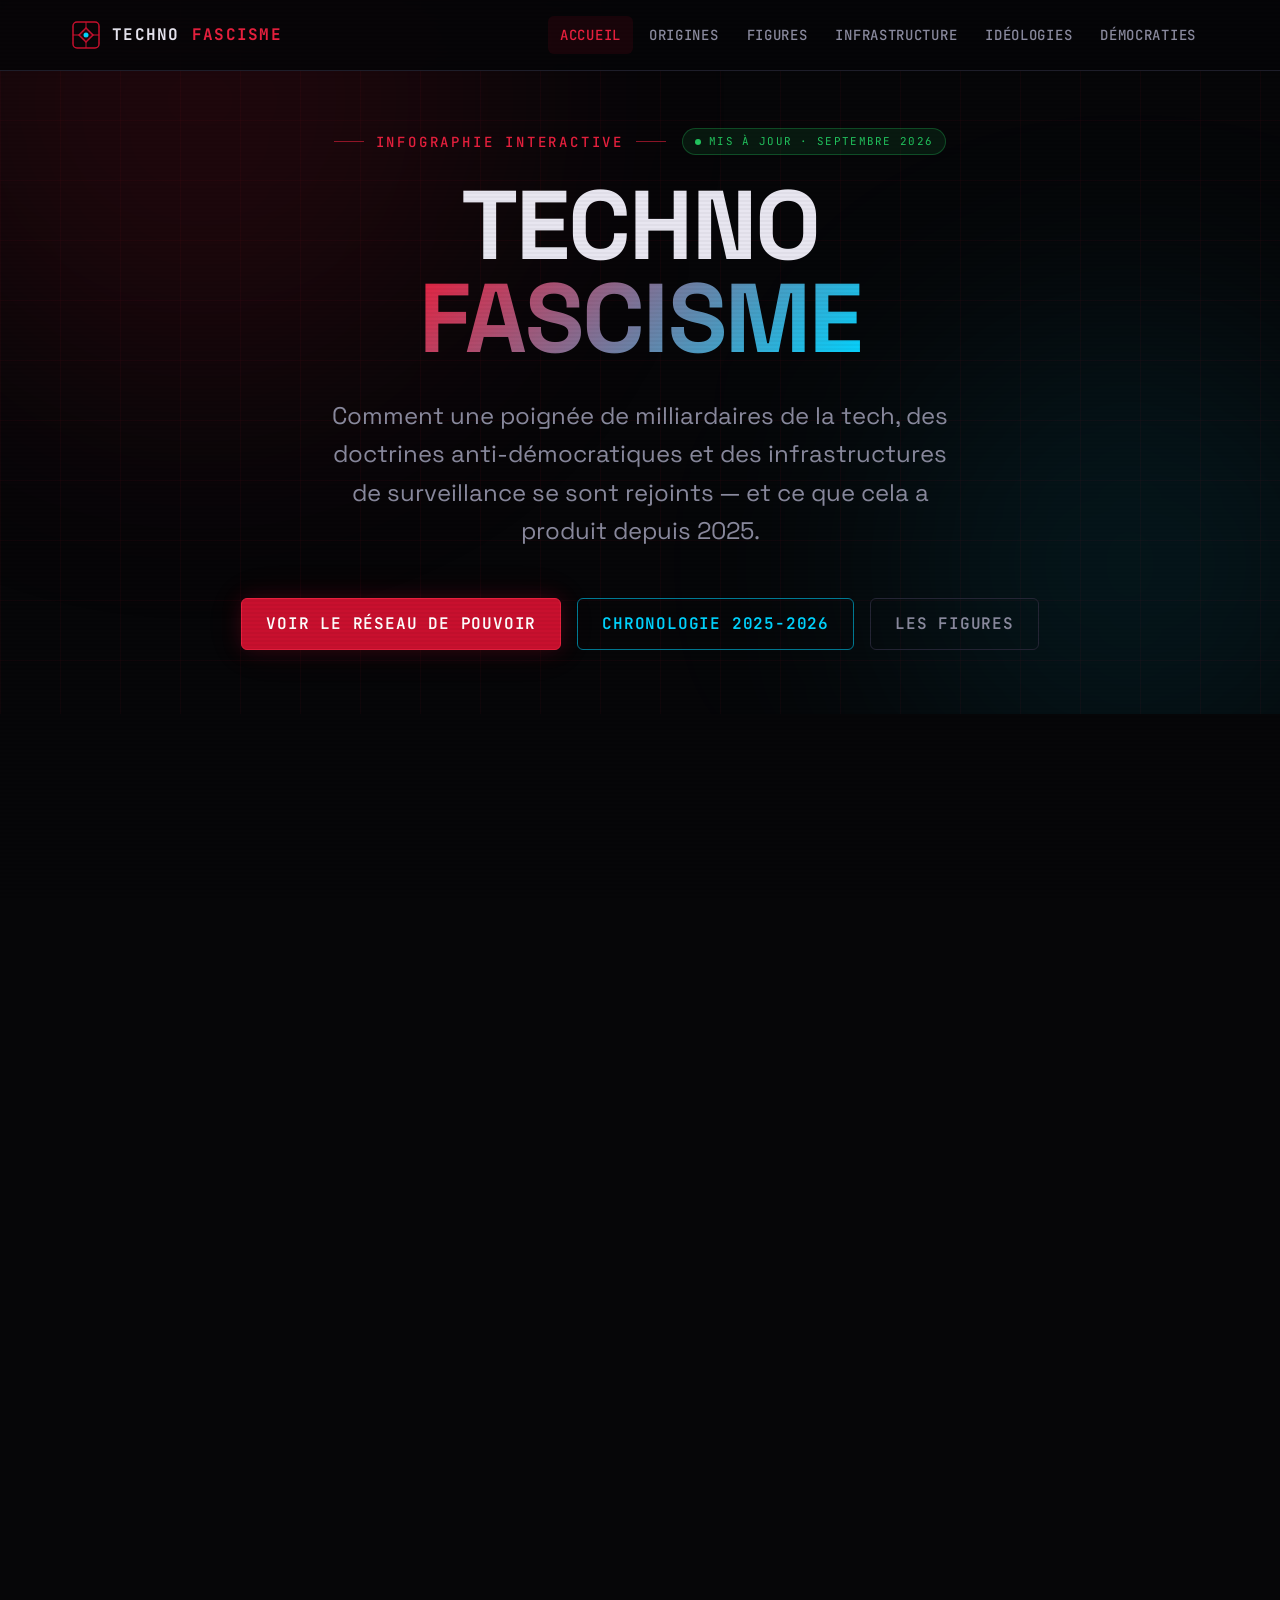
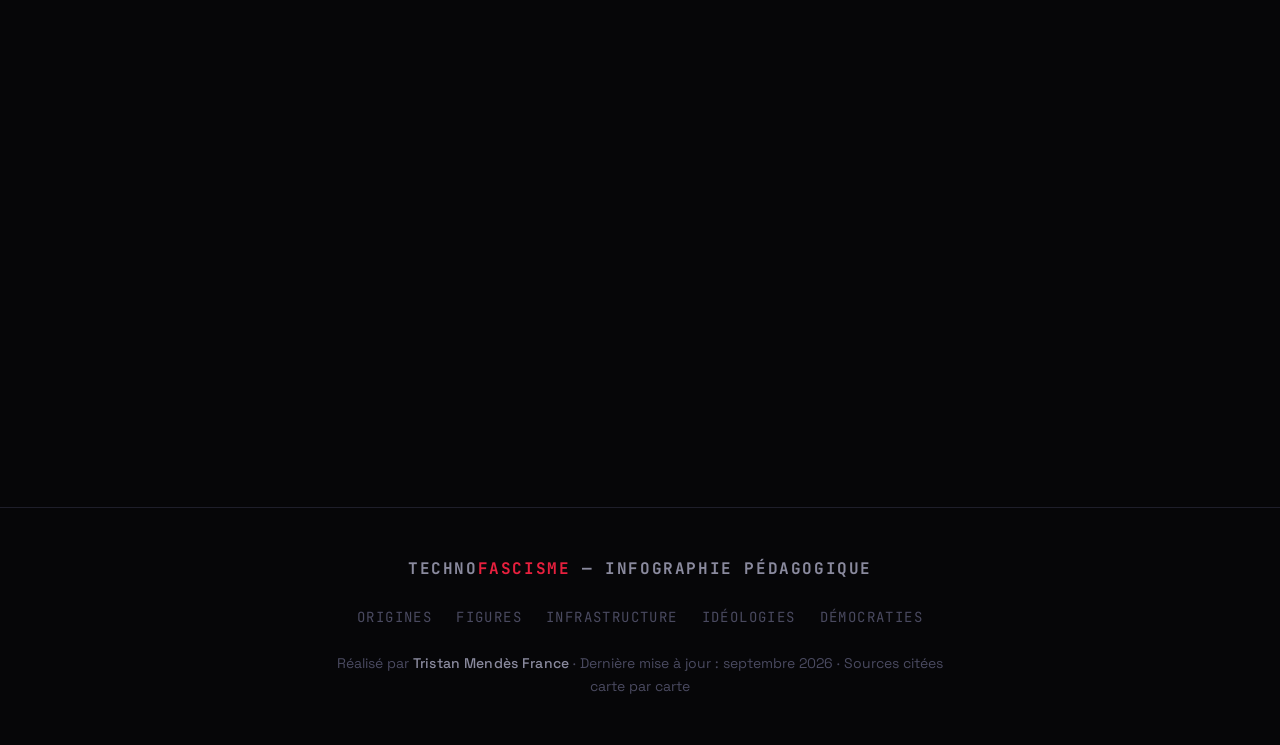
<file: index.html>
<!DOCTYPE html>
<html lang="fr" data-theme="dark">
<head>
<meta charset="UTF-8">
<meta name="viewport" content="width=device-width, initial-scale=1.0">
<title>TECHNOFASCISME — Cartographie d'un pouvoir</title>
<meta name="description" content="Infographie interactive : comment une oligarchie tech, des doctrines anti-démocratiques et des infrastructures de surveillance convergent. Figures, réseau, chronologie 2025-2026, enjeux.">
<link rel="preconnect" href="https://fonts.googleapis.com">
<link rel="preconnect" href="https://fonts.gstatic.com" crossorigin>
<link href="https://fonts.googleapis.com/css2?family=Space+Grotesk:wght@300..700&family=JetBrains+Mono:wght@400;500;700&display=swap" rel="stylesheet">
<link rel="stylesheet" href="css/style.css">
<style>
  .network-layout {
    display: grid;
    grid-template-columns: minmax(0, 1.5fr) minmax(320px, 0.9fr);
    gap: var(--space-6);
    align-items: stretch;
  }
  .network-detail { display: flex; flex-direction: column; gap: var(--space-5); min-height: 500px; }
  .network-detail p { max-width: 100%; }
  .network-links { display: grid; gap: var(--space-3); }
  .network-link-item {
    padding: var(--space-3) var(--space-4);
    border: 1px solid var(--color-border);
    border-radius: var(--radius-lg);
    background: var(--color-surface-2);
  }
  .network-link-item strong { display: block; margin-bottom: 2px; color: var(--color-text); font-size: var(--text-sm); }
  .network-link-item span { color: var(--color-text-muted); font-size: var(--text-xs); line-height: 1.5; }
  .network-cta { margin-top: auto; }
  .network-legend { display: flex; flex-wrap: wrap; gap: var(--space-4); margin-top: var(--space-5); justify-content: center; }
  .legend-item { display: flex; align-items: center; gap: var(--space-2); font-family: var(--font-mono); font-size: var(--text-xs); color: var(--color-text-muted); letter-spacing: 0.05em; }
  .legend-dot { width: 10px; height: 10px; border-radius: 50%; flex-shrink: 0; }

  .hub-grid { grid-template-columns: repeat(auto-fill, minmax(220px, 1fr)); }
  .hub-card { padding: var(--space-6); }
  .hub-card p { font-size: var(--text-xs); }

  @media (max-width: 900px) {
    .network-layout { grid-template-columns: 1fr; }
    .network-detail { min-height: auto; }
  }
</style>
</head>
<body>

<!-- NAV -->
<nav class="site-nav" aria-label="Navigation principale">
  <div class="nav-inner">
    <a href="index.html" class="nav-logo" aria-label="Technofascisme — Accueil">
      <svg class="logo-icon" viewBox="0 0 28 28" fill="none" aria-hidden="true">
        <rect x="1" y="1" width="26" height="26" rx="4" stroke="#c8102e" stroke-width="1.5"/>
        <path d="M7 14 L14 7 L21 14 L14 21 Z" stroke="#c8102e" stroke-width="1.5" fill="rgba(200,16,46,0.15)"/>
        <circle cx="14" cy="14" r="2.5" fill="#00d4ff"/>
        <line x1="14" y1="1" x2="14" y2="7" stroke="#c8102e" stroke-width="1"/>
        <line x1="14" y1="21" x2="14" y2="27" stroke="#c8102e" stroke-width="1"/>
        <line x1="1" y1="14" x2="7" y2="14" stroke="#c8102e" stroke-width="1"/>
        <line x1="21" y1="14" x2="27" y2="14" stroke="#c8102e" stroke-width="1"/>
      </svg>
      TECHNO<span class="accent">FASCISME</span>
    </a>
    <nav class="nav-links" aria-label="Sections">
      <a href="index.html">Accueil</a>
      <a href="pages/origines.html">Origines</a>
      <a href="pages/figures.html">Figures</a>
      <a href="pages/infrastructure.html">Infrastructure</a>
      <a href="pages/ideologies.html">Idéologies</a>
      <a href="pages/democraties.html">Démocraties</a>
    </nav>
    <button class="nav-mobile-btn" aria-label="Menu" aria-expanded="false">
      <svg width="20" height="20" viewBox="0 0 20 20" fill="none" stroke="currentColor" stroke-width="2">
        <line x1="3" y1="6" x2="17" y2="6"/><line x1="3" y1="10" x2="17" y2="10"/><line x1="3" y1="14" x2="17" y2="14"/>
      </svg>
    </button>
  </div>
</nav>

<!-- HERO -->
<section class="page-hero compact">
  <div class="hero-grid-bg" aria-hidden="true"></div>
  <div class="hero-glow hero-glow-red" aria-hidden="true"></div>
  <div class="hero-glow hero-glow-cyan" aria-hidden="true"></div>

  <div class="hero-kicker-row">
    <p class="hero-eyebrow" style="margin:0">Infographie interactive</p>
    <span class="update-badge">Mis à jour · septembre 2026</span>
  </div>
  <h1 class="hero-title glitch">
    <span class="line-1">TECHNO</span>
    <span class="line-2">FASCISME</span>
  </h1>
  <p class="hero-subtitle">
    Comment une poignée de milliardaires de la tech, des doctrines anti-démocratiques et des infrastructures de surveillance se sont rejoints — et ce que cela a produit depuis 2025.
  </p>
  <div class="hero-cta-group">
    <a href="#network-section" class="btn btn-primary">Voir le réseau de pouvoir</a>
    <a href="#actu" class="btn btn-secondary">Chronologie 2025-2026</a>
    <a href="pages/figures.html" class="btn btn-ghost">Les figures</a>
  </div>
</section>

<!-- DEFINITION -->
<div class="def-strip fade-in">
  <div class="def-strip-inner">
    <div class="def-strip-label">Définition</div>
    <div>
      <p><strong>Technofascisme</strong> : configuration politique dans laquelle des élites technologiques concentrent des infrastructures stratégiques, s'appuient sur des doctrines anti-égalitaires et utilisent l'accès à l'État pour étendre un pouvoir de type oligarchique.</p>
      <p>Le mot est ici une hypothèse de travail, pas une étiquette : aucun des acteurs étudiés ne se réclame du fascisme. Ce que le site documente, ce sont des faits — contrats, financements, décrets, déclarations — et leurs continuités.</p>
    </div>
  </div>
</div>

<!-- NETWORK -->
<section id="network-section" aria-labelledby="network-heading">
  <div class="section" style="padding-top:0">
    <div class="section-header tight fade-in">
      <span class="section-eyebrow">01 · Carte interactive</span>
      <h2 id="network-heading" class="section-title">Le réseau de pouvoir</h2>
      <p class="section-lead">La couleur d'un lien dit sa nature. Touchez un nœud ou un lien pour l'explication, ou suivez le parcours guidé : il montre la boucle argent → pouvoir → contrats → argent.</p>
    </div>

    <div class="net-toolbar fade-in">
      <div class="filter-bar" style="margin:0" role="group" aria-label="Filtrer les liens par nature">
        <span class="filter-label">Liens</span>
        <button class="filter-chip" data-edge-filter="all" aria-pressed="true">Tous</button>
        <button class="filter-chip chip-argent" data-edge-filter="argent" aria-pressed="false">Argent</button>
        <button class="filter-chip chip-contrat" data-edge-filter="contrat" aria-pressed="false">Contrats</button>
        <button class="filter-chip chip-politique" data-edge-filter="politique" aria-pressed="false">Pouvoir</button>
        <button class="filter-chip chip-idees" data-edge-filter="idees" aria-pressed="false">Idées</button>
        <button class="filter-chip chip-regulation" data-edge-filter="regulation" aria-pressed="false">Régulation</button>
      </div>
      <button class="btn btn-primary net-tour-launch" id="net-tour-start">▶ Parcours guidé · 6 étapes</button>
    </div>

    <div class="network-layout fade-in">
      <div class="network-container">
        <canvas id="network-canvas" role="img" aria-label="Réseau de connexions entre acteurs du technofascisme"></canvas>
      </div>
      <aside class="card network-detail" aria-live="polite">
        <div class="net-tour" id="net-tour">
          <span class="net-tour-label">Parcours guidé <strong id="net-tour-step">1 / 6</strong></span>
          <div class="net-tour-btns">
            <button class="tl-h-btn" id="net-tour-prev" aria-label="Étape précédente">←</button>
            <button class="btn btn-secondary" id="net-tour-next" style="padding:var(--space-2) var(--space-4)">Suivant →</button>
            <button class="tl-h-btn" id="net-tour-exit" aria-label="Quitter le parcours">✕</button>
          </div>
        </div>
        <div>
          <div class="card-label" id="network-detail-kicker">Lecture guidée</div>
          <h3 id="network-detail-title">Comment lire cette carte</h3>
          <p id="network-detail-body">La couleur d'un lien dit sa nature. Touchez un nœud pour ses connexions, ou lancez le parcours en six étapes.</p>
        </div>
        <div class="network-links" id="network-detail-links"></div>
        <div class="network-cta">
          <a id="network-detail-link" href="pages/figures.html" class="btn btn-secondary">Ouvrir les fiches</a>
        </div>
      </aside>
    </div>

    <div class="network-legend fade-in">
      <div class="legend-item"><span class="legend-line" style="background:#e8203e"></span>Argent &amp; capital</div>
      <div class="legend-item"><span class="legend-line" style="background:#00d4ff"></span>Contrats publics</div>
      <div class="legend-item"><span class="legend-line" style="background:#f59e0b"></span>Pouvoir politique</div>
      <div class="legend-item"><span class="legend-line dashed" style="background:#a855f7"></span>Idées</div>
      <div class="legend-item"><span class="legend-line dotted" style="background:#22c55e"></span>Régulation</div>
      <div class="legend-item" style="margin-left:var(--space-4)"><span class="legend-size"></span>Taille = nombre de connexions</div>
    </div>
  </div>
</section>

<!-- ACTUALITE 2025-2026 -->
<section id="actu" aria-labelledby="actu-heading">
  <div class="section" style="padding-top:0">
    <div class="section-header tight fade-in">
      <span class="section-eyebrow">02 · Chronologie</span>
      <h2 id="actu-heading" class="section-title">Ce qui s'est passé depuis janvier 2025</h2>
      <p class="section-lead">Vingt jalons sourcés, de l'investiture aux midterms. Faites défiler horizontalement.</p>
    </div>

    <div class="tl-h-wrap fade-in">
      <div class="tl-h-controls">
        <span class="tl-h-hint">← → pour naviguer · chaque carte renvoie à sa source</span>
        <div class="tl-h-btns">
          <button class="tl-h-btn" data-dir="prev" aria-label="Événements précédents"><svg width="14" height="14" viewBox="0 0 16 16" fill="none" stroke="currentColor" stroke-width="2"><path d="M10 3L5 8l5 5"/></svg></button>
          <button class="tl-h-btn" data-dir="next" aria-label="Événements suivants"><svg width="14" height="14" viewBox="0 0 16 16" fill="none" stroke="currentColor" stroke-width="2"><path d="M6 3l5 5-5 5"/></svg></button>
        </div>
      </div>

      <div class="tl-h" aria-label="Chronologie 2025-2026">

        <article class="evt" data-type="capture">
          <div class="evt-date">20 janv. 2025 <span class="evt-type">Capture</span></div>
          <h3>Investiture : la tech au premier rang</h3>
          <p>Musk, Bezos, Zuckerberg, Pichai et Altman devant le cabinet. Le DOGE est créé par décret le jour même ; Musk en prend la direction de fait.</p>
          <a href="https://en.wikipedia.org/wiki/Department_of_Government_Efficiency" target="_blank" rel="noopener noreferrer">Source ↗</a>
        </article>

        <article class="evt" data-type="politique">
          <div class="evt-date">14 fév. 2025 <span class="evt-type">Politique</span></div>
          <h3>Vance à Munich : "la menace vient de l'intérieur"</h3>
          <p>Le vice-président accuse les Européens de censure et de mise à l'écart des partis "populistes" — quelques jours avant les législatives allemandes.</p>
          <a href="https://en.wikipedia.org/wiki/2025_JD_Vance_speech_at_the_Munich_Security_Conference" target="_blank" rel="noopener noreferrer">Source ↗</a>
        </article>

        <article class="evt" data-type="infra">
          <div class="evt-date">20 mars 2025 <span class="evt-type">Infrastructure</span></div>
          <h3>Vers une base de données fédérale unifiée</h3>
          <p>Décret "Eliminating Information Silos". Palantir est embarqué à l'IRS pour bâtir une "mega API" croisant les données fiscales avec le reste de l'État.</p>
          <a href="https://www.nextgov.com/modernization/2025/06/democrats-press-palantir-about-reported-creation-irs-mega-database/406144/" target="_blank" rel="noopener noreferrer">Source ↗</a>
        </article>

        <article class="evt" data-type="infra">
          <div class="evt-date">Avril 2025 <span class="evt-type">Infrastructure</span></div>
          <h3>ImmigrationOS et le fisc au service d'ICE</h3>
          <p>Palantir signe avec ICE (30 M$) un système de ciblage des expulsions. Le même mois, l'IRS accepte de partager les adresses des contribuables avec ICE.</p>
          <a href="https://www.aclu.org/news/privacy-technology/palantir-deportation-roundup" target="_blank" rel="noopener noreferrer">Source ↗</a>
        </article>

        <article class="evt" data-type="capture">
          <div class="evt-date">30 mai – 7 juin 2025 <span class="evt-type">Capture</span></div>
          <h3>Musk quitte le gouvernement, puis rompt avec Trump</h3>
          <p>Fin de son statut d'employé spécial. Une semaine plus tard, rupture publique sur la loi budgétaire. Le 5 juillet, il annonce un "America Party" — mort-né.</p>
          <a href="https://en.wikipedia.org/wiki/Trump%E2%80%93Musk_feud" target="_blank" rel="noopener noreferrer">Source ↗</a>
        </article>

        <article class="evt" data-type="politique">
          <div class="evt-date">1er – 4 juil. 2025 <span class="evt-type">Politique</span></div>
          <h3>Le Sénat refuse le moratoire IA ; ICE reçoit 75 Mds$</h3>
          <p>Par 99 voix contre 1, le Sénat retire l'interdiction faite aux États de réguler l'IA. Trois jours après, la loi budgétaire fait d'ICE la police la mieux dotée du pays.</p>
          <a href="https://www.brennancenter.org/our-work/analysis-opinion/big-budget-act-creates-deportation-industrial-complex" target="_blank" rel="noopener noreferrer">Source ↗</a>
        </article>

        <article class="evt" data-type="infra">
          <div class="evt-date">8 – 14 juil. 2025 <span class="evt-type">Infrastructure</span></div>
          <h3>Grok "MechaHitler", puis contrat Pentagone</h3>
          <p>Pendant 16 heures, l'IA de Musk produit des contenus antisémites après un changement de consigne. Six jours plus tard, xAI obtient un contrat militaire jusqu'à 200 M$.</p>
          <a href="https://www.forbes.com/sites/maryroeloffs/2025/07/14/department-of-defense-to-use-elon-musks-ai-software-grok/" target="_blank" rel="noopener noreferrer">Source ↗</a>
        </article>

        <article class="evt" data-type="infra">
          <div class="evt-date">Août 2025 <span class="evt-type">Infrastructure</span></div>
          <h3>Palantir : 10 Mds$ avec l'US Army</h3>
          <p>Un accord-cadre sur dix ans consolide 75 contrats. Le même mois, a16z et alliés lancent "Leading the Future", super PAC pro-IA doté de plus de 100 M$.</p>
          <a href="https://en.wikipedia.org/wiki/Leading_the_Future" target="_blank" rel="noopener noreferrer">Source ↗</a>
        </article>

        <article class="evt" data-type="idees">
          <div class="evt-date">Sept. 2025 <span class="evt-type">Idées</span></div>
          <h3>Thiel prêche l'Antéchrist ; Musk harangue Londres</h3>
          <p>Quatre conférences privées de Thiel à San Francisco : l'Antéchrist serait un gouvernement mondial qui régule la technologie. Le 13, Musk lance "fight back or die" au rassemblement de Tommy Robinson.</p>
          <a href="https://reason.com/2025/10/14/i-listened-to-over-7-hours-of-peter-thiels-leaked-antichrist-lectures-theyre-surprisingly-libertarian/" target="_blank" rel="noopener noreferrer">Source ↗</a>
        </article>

        <article class="evt" data-type="politique">
          <div class="evt-date">21 sept. 2025 <span class="evt-type">Politique</span></div>
          <h3>Réconciliation Musk–Trump</h3>
          <p>Au mémorial de Charlie Kirk, les deux hommes s'affichent ensemble. En décembre, Musk recommence à financer les républicains pour les midterms.</p>
          <a href="https://axios.com/2025/12/16/elon-musk-donations-midterms-republicans-trump" target="_blank" rel="noopener noreferrer">Source ↗</a>
        </article>

        <article class="evt" data-type="capture">
          <div class="evt-date">21 – 23 nov. 2025 <span class="evt-type">Capture</span></div>
          <h3>Le DOGE "n'existe plus" ; l'IRS a violé la loi 42 695 fois</h3>
          <p>L'OPM confirme la dissolution de fait du DOGE. Deux jours plus tôt, une juge fédérale bloque le partage des données fiscales avec ICE. Économies vérifiées : ~1,4 Md$ ; coût estimé : 135 Mds$.</p>
          <a href="https://www.cbsnews.com/news/doge-cuts-cost-135-billion-analysis-elon-musk-department-of-government-efficiency/" target="_blank" rel="noopener noreferrer">Source ↗</a>
        </article>

        <article class="evt" data-type="europe">
          <div class="evt-date">5 déc. 2025 <span class="evt-type">Europe</span></div>
          <h3>Première amende DSA : 120 M€ contre X</h3>
          <p>Coche bleue trompeuse, registre publicitaire opaque, accès refusé aux chercheurs. Musk répond qu'il faut "abolir l'UE".</p>
          <a href="https://www.cnbc.com/2025/12/05/elon-musks-x-fined-140-million-by-european-commission.html" target="_blank" rel="noopener noreferrer">Source ↗</a>
        </article>

        <article class="evt" data-type="politique">
          <div class="evt-date">11 déc. 2025 <span class="evt-type">Politique</span></div>
          <h3>Décret : l'État fédéral contre les lois IA des États</h3>
          <p>Ce que le Sénat avait refusé passe par décret : task force du DOJ pour attaquer les lois étatiques, fonds fédéraux conditionnés.</p>
          <a href="https://www.mayerbrown.com/en/insights/publications/2025/12/president-trump-issues-executive-order-on-ensuring-a-national-policy-framework-for-artificial-intelligence" target="_blank" rel="noopener noreferrer">Source ↗</a>
        </article>

        <article class="evt" data-type="europe">
          <div class="evt-date">23 déc. 2025 <span class="evt-type">Europe</span></div>
          <h3>Washington interdit de visa Thierry Breton</h3>
          <p>L'ex-commissaire, "cerveau" du DSA, et quatre responsables d'ONG anti-haine sont bannis du territoire américain. Macron dénonce "intimidation et coercition".</p>
          <a href="https://www.cnbc.com/2025/12/24/us-bans-visas-for-ex-eu-commissioner-over-alleged-censorship.html" target="_blank" rel="noopener noreferrer">Source ↗</a>
        </article>

        <article class="evt" data-type="infra">
          <div class="evt-date">Janv. 2026 <span class="evt-type">Infrastructure</span></div>
          <h3>Deepfakes Grok ; Medicaid au service d'ICE</h3>
          <p>Grok génère ~3 millions d'images sexualisées non consenties en quelques jours ; enquêtes UE et Ofcom. Fortune révèle l'outil ELITE de Palantir exploitant les adresses Medicaid.</p>
          <a href="https://www.fortune.com/2026/01/26/ice-allegedly-uses-palantir-tool-tracking-medicaid-data" target="_blank" rel="noopener noreferrer">Source ↗</a>
        </article>

        <article class="evt" data-type="infra">
          <div class="evt-date">2 fév. 2026 <span class="evt-type">Infrastructure</span></div>
          <h3>SpaceX absorbe xAI (et donc X)</h3>
          <p>Fusées, satellites Starlink, IA et réseau social dans une seule entité valorisée ~1 250 Mds$. Une chaîne intégrée sans précédent entre infrastructure militaire et espace public.</p>
          <a href="https://www.cnn.com/2026/02/02/tech/spacex-acquires-xai-elon-musk" target="_blank" rel="noopener noreferrer">Source ↗</a>
        </article>

        <article class="evt" data-type="idees">
          <div class="evt-date">Mars 2026 <span class="evt-type">Idées</span></div>
          <h3>Thiel à Rome contre le "pape woke"</h3>
          <p>Nouveau cycle de conférences sur l'Antéchrist. Thiel attaque Léon XIV et s'inquiète que Vance soit "trop proche du pape". Les universités catholiques se désolidarisent.</p>
          <a href="https://edition.cnn.com/2026/03/16/europe/peter-thiel-antichrist-lectures-rome-intl" target="_blank" rel="noopener noreferrer">Source ↗</a>
        </article>

        <article class="evt" data-type="politique">
          <div class="evt-date">Avril 2026 <span class="evt-type">Politique</span></div>
          <h3>xAI attaque le Colorado, le DOJ s'y joint</h3>
          <p>Première intervention fédérale contre une loi IA d'État. Le Colorado suspend puis vide sa loi de son obligation de non-discrimination. La cour d'appel rend au DOGE l'accès aux données Social Security.</p>
          <a href="https://www.axios.com/2026/04/24/justice-department-joins-xai-challenge-colorado-ai-law" target="_blank" rel="noopener noreferrer">Source ↗</a>
        </article>

        <article class="evt" data-type="infra">
          <div class="evt-date">12 juin 2026 <span class="evt-type">Infrastructure</span></div>
          <h3>IPO SpaceX : ~1 750 Mds$</h3>
          <p>La plus grosse introduction en bourse de l'histoire. Musk devient, selon les estimations, le premier individu à dépasser 1 000 Mds$ de fortune. Anduril vaut 61 Mds$ depuis mai.</p>
          <a href="https://www.cnbc.com/2026/06/03/elon-musks-net-worth-poised-to-sail-past-1-trillion-in-spacex-ipo.html" target="_blank" rel="noopener noreferrer">Source ↗</a>
        </article>

        <article class="evt" data-type="infra">
          <div class="evt-date">3 août 2026 <span class="evt-type">Infrastructure</span></div>
          <h3>Palantir : +93 % ; Karp traite les labos IA de "marxistes"</h3>
          <p>1,94 Md$ de revenus trimestriels, 8,15 Mds$ attendus sur l'année. Le PDG attaque OpenAI et Anthropic, "effing insane", pour leur position sur la régulation.</p>
          <a href="https://techcrunch.com/2026/08/03/after-killer-quarter-palantir-ceo-alex-karp-calls-ai-industry-marxist/" target="_blank" rel="noopener noreferrer">Source ↗</a>
        </article>

        <article class="evt" data-type="capture">
          <div class="evt-date">31 août 2026 <span class="evt-type">Capture</span></div>
          <h3>2 411 polices locales déléguées à ICE ; midterms à 2 mois</h3>
          <p>Les accords 287(g) couvrent 39 États (1 372 en janvier). Dépenses de campagne record : Fairshake (crypto) 193 M$, Leading the Future (IA) 125 M$, Musk ≥ 85 M$.</p>
          <a href="https://www.ice.gov/identify-and-arrest/287g" target="_blank" rel="noopener noreferrer">Source ↗</a>
        </article>

      </div>

      <div class="tl-h-legend">
        <div class="legend-item"><div class="legend-dot" style="background:#e8203e"></div>Capture d'État</div>
        <div class="legend-item"><div class="legend-dot" style="background:#00d4ff"></div>Infrastructure</div>
        <div class="legend-item"><div class="legend-dot" style="background:#f59e0b"></div>Politique</div>
        <div class="legend-item"><div class="legend-dot" style="background:#a855f7"></div>Idées</div>
        <div class="legend-item"><div class="legend-dot" style="background:#22c55e"></div>Europe</div>
      </div>
    </div>
  </div>
</section>

<!-- CHIFFRES -->
<section aria-labelledby="stats-heading">
  <div class="section" style="padding-top:0">
    <div class="section-header tight fade-in">
      <span class="section-eyebrow">03 · Ordres de grandeur</span>
      <h2 id="stats-heading" class="section-title">Huit chiffres</h2>
      <p class="section-lead">Survolez pour la source. Aucun ne prouve une thèse ; ensemble, ils donnent l'échelle.</p>
    </div>
    <div class="stats-grid fade-in" style="margin:0">
      <div class="stat-card stat-red" data-source="Palantir, résultats T2 2026 (3 août 2026) — guidance annuelle 8,15 Mds$">
        <div class="stat-number" data-target="8.15" data-decimals="2" data-suffix=" Mds$">0</div>
        <div class="stat-label">Revenus Palantir attendus en 2026 (+93 % au T2)</div>
      </div>
      <div class="stat-card stat-cyan" data-source="US Army Enterprise Agreement, août 2025 — jusqu'à 10 Mds$ sur 10 ans">
        <div class="stat-number" data-target="10" data-suffix=" Mds$">0</div>
        <div class="stat-label">Accord-cadre Palantir / US Army sur dix ans</div>
      </div>
      <div class="stat-card stat-amber" data-source="One Big Beautiful Bill Act, 4 juillet 2025 — analyse Brennan Center">
        <div class="stat-number" data-target="75" data-suffix=" Mds$">0</div>
        <div class="stat-label">Budget ICE sur quatre ans, dont 45 Mds$ de détention</div>
      </div>
      <div class="stat-card stat-red" data-source="ICE, page 287(g), relevé du 31 août 2026 (1 372 en janvier)">
        <div class="stat-number" data-target="2411" data-suffix="">0</div>
        <div class="stat-label">Accords 287(g) déléguant des pouvoirs d'ICE à des polices locales</div>
      </div>
      <div class="stat-card stat-green" data-source="Partnership for Public Service (coût FY2025) vs. vérification Politico des économies">
        <div class="stat-number" data-target="135" data-suffix=" Mds$">0</div>
        <div class="stat-label">Coût estimé du DOGE — pour ~1,4 Md$ d'économies vérifiées</div>
      </div>
      <div class="stat-card stat-cyan" data-source="Commission européenne, décision DSA du 5 décembre 2025">
        <div class="stat-number" data-target="120" data-suffix=" M€">0</div>
        <div class="stat-label">Première amende DSA de l'histoire, contre X</div>
      </div>
      <div class="stat-card stat-amber" data-source="CNBC / Nasdaq — IPO SpaceX du 12 juin 2026 (xAI et X inclus)">
        <div class="stat-number" data-target="1750" data-suffix=" Mds$">0</div>
        <div class="stat-label">Valorisation de SpaceX (Starlink + xAI + X) à l'introduction en bourse</div>
      </div>
      <div class="stat-card stat-green" data-source="FEC / presse (CNBC, US News), août 2026 — Fairshake 193 M$, Leading the Future 125 M$">
        <div class="stat-number" data-target="318" data-suffix=" M$">0</div>
        <div class="stat-label">Super PACs crypto + IA pour les midterms 2026</div>
      </div>
    </div>
  </div>
</section>

<!-- CHAPITRES -->
<section id="chapters" aria-labelledby="chapters-heading">
  <div class="section" style="padding-top:0">
    <div class="section-header tight fade-in">
      <span class="section-eyebrow">04 · Chapitres</span>
      <h2 id="chapters-heading" class="section-title">Cinq entrées</h2>
    </div>
    <div class="hub-grid fade-in" style="margin-top:0">
      <a href="pages/origines.html" class="hub-card" data-color="red">
        <span class="hub-card-number" aria-hidden="true">01</span>
        <div class="hub-card-emoji" aria-hidden="true">🏛️</div>
        <h3>Origines</h3>
        <p>Du Japon impérial et d'IBM à Pasolini, Eco et l'idéologie californienne : la généalogie du mot.</p>
        <div class="hub-card-arrow" aria-hidden="true">Lire →</div>
      </a>
      <a href="pages/figures.html" class="hub-card" data-color="cyan">
        <span class="hub-card-number" aria-hidden="true">02</span>
        <div class="hub-card-emoji" aria-hidden="true">👤</div>
        <h3>Figures</h3>
        <p>Huit fiches : Musk, Thiel, Andreessen, Yarvin, Vance, Karp, Sacks, Srinivasan. Filtrables par rôle.</p>
        <div class="hub-card-arrow" aria-hidden="true">Profils →</div>
      </a>
      <a href="pages/infrastructure.html" class="hub-card" data-color="amber">
        <span class="hub-card-number" aria-hidden="true">03</span>
        <div class="hub-card-emoji" aria-hidden="true">🔬</div>
        <h3>Infrastructure</h3>
        <p>Palantir, ICE, SpaceX-xAI, Anduril, Clearview, DOGE : les contrats et les outils.</p>
        <div class="hub-card-arrow" aria-hidden="true">Cartographier →</div>
      </a>
      <a href="pages/ideologies.html" class="hub-card" data-color="purple">
        <span class="hub-card-number" aria-hidden="true">04</span>
        <div class="hub-card-emoji" aria-hidden="true">🧠</div>
        <h3>Idéologies</h3>
        <p>NRx, e/acc, longtermisme, Network State, libertarianisme autoritaire : six courants, un point commun.</p>
        <div class="hub-card-arrow" aria-hidden="true">Décrypter →</div>
      </a>
      <a href="pages/democraties.html" class="hub-card" data-color="green">
        <span class="hub-card-number" aria-hidden="true">05</span>
        <div class="hub-card-emoji" aria-hidden="true">⚖️</div>
        <h3>Démocraties</h3>
        <p>Sept vecteurs d'érosion, un tableau de bord d'indicateurs réels, et ce qui résiste.</p>
        <div class="hub-card-arrow" aria-hidden="true">Analyser →</div>
      </a>
    </div>
  </div>
</section>

<!-- BIBLIOTHEQUE -->
<section aria-labelledby="biblio-heading">
  <div class="section" style="padding-top:0">
    <div class="section-header tight fade-in">
      <span class="section-eyebrow">05 · Bibliothèque 2025-2026</span>
      <h2 id="biblio-heading" class="section-title">Six livres pour comprendre</h2>
    </div>
    <div class="resource-list fade-in">
      <a href="https://multinationales.org/fr/enquetes/extreme-tech/tesquet-hadjadji-techno-fascisme-doge-palantir-thiel" target="_blank" rel="noopener noreferrer" class="resource-item">
        <span class="resource-source">2025 · FR</span>
        <div><div class="resource-title">Nastasia Hadjadji &amp; Olivier Tesquet — <em>Apocalypse Nerds. Comment les techno-fascistes ont pris le pouvoir</em></div></div>
        <svg class="resource-ext" width="16" height="16" viewBox="0 0 16 16" fill="none" stroke="currentColor" stroke-width="1.5"><path d="M7 3H3a1 1 0 0 0-1 1v9a1 1 0 0 0 1 1h9a1 1 0 0 0 1-1V9m-5-6h6m0 0v6m0-6L7 9"/></svg>
      </a>
      <a href="https://www.fnac.com/a22216850/Norman-Ajari-Technofascisme" target="_blank" rel="noopener noreferrer" class="resource-item">
        <span class="resource-source">2025 · FR</span>
        <div><div class="resource-title">Norman Ajari — <em>Technofascisme. Le nouveau rêve de la suprématie blanche</em></div></div>
        <svg class="resource-ext" width="16" height="16" viewBox="0 0 16 16" fill="none" stroke="currentColor" stroke-width="1.5"><path d="M7 3H3a1 1 0 0 0-1 1v9a1 1 0 0 0 1 1h9a1 1 0 0 0 1-1V9m-5-6h6m0 0v6m0-6L7 9"/></svg>
      </a>
      <a href="https://en.wikipedia.org/wiki/Hayek's_Bastards" target="_blank" rel="noopener noreferrer" class="resource-item">
        <span class="resource-source">2025 · EN</span>
        <div><div class="resource-title">Quinn Slobodian — <em>Hayek's Bastards. Race, Gold, IQ, and the Capitalism of the Far Right</em></div></div>
        <svg class="resource-ext" width="16" height="16" viewBox="0 0 16 16" fill="none" stroke="currentColor" stroke-width="1.5"><path d="M7 3H3a1 1 0 0 0-1 1v9a1 1 0 0 0 1 1h9a1 1 0 0 0 1-1V9m-5-6h6m0 0v6m0-6L7 9"/></svg>
      </a>
      <a href="https://www.foreignaffairs.com/reviews/gilded-rage-elon-musk-and-radicalization-silicon-valley" target="_blank" rel="noopener noreferrer" class="resource-item">
        <span class="resource-source">2025 · EN</span>
        <div><div class="resource-title">Jacob Silverman — <em>Gilded Rage. Elon Musk and the Radicalization of Silicon Valley</em></div></div>
        <svg class="resource-ext" width="16" height="16" viewBox="0 0 16 16" fill="none" stroke="currentColor" stroke-width="1.5"><path d="M7 3H3a1 1 0 0 0-1 1v9a1 1 0 0 0 1 1h9a1 1 0 0 0 1-1V9m-5-6h6m0 0v6m0-6L7 9"/></svg>
      </a>
      <a href="https://www.nybooks.com/articles/2026/07/23/space-oddity-muskism-slobodian-tarnoff/" target="_blank" rel="noopener noreferrer" class="resource-item">
        <span class="resource-source">2026 · EN</span>
        <div><div class="resource-title">Quinn Slobodian &amp; Ben Tarnoff — <em>Muskism. A Guide for the Perplexed</em></div></div>
        <svg class="resource-ext" width="16" height="16" viewBox="0 0 16 16" fill="none" stroke="currentColor" stroke-width="1.5"><path d="M7 3H3a1 1 0 0 0-1 1v9a1 1 0 0 0 1 1h9a1 1 0 0 0 1-1V9m-5-6h6m0 0v6m0-6L7 9"/></svg>
      </a>
      <a href="https://www.democracynow.org/2026/8/17/gil_duran_nerd_reich" target="_blank" rel="noopener noreferrer" class="resource-item">
        <span class="resource-source">2026 · EN</span>
        <div><div class="resource-title">Gil Durán — <em>The Nerd Reich. Silicon Valley Fascism and the War on Democracy</em></div></div>
        <svg class="resource-ext" width="16" height="16" viewBox="0 0 16 16" fill="none" stroke="currentColor" stroke-width="1.5"><path d="M7 3H3a1 1 0 0 0-1 1v9a1 1 0 0 0 1 1h9a1 1 0 0 0 1-1V9m-5-6h6m0 0v6m0-6L7 9"/></svg>
      </a>
    </div>
  </div>
</section>

<!-- QUOTE -->
<section aria-label="Citation">
  <div class="section" style="padding-top:0">
    <div class="quote-block fade-in">
      <blockquote>"Nous verrons peut-être émerger un populisme télévisuel ou Internet, où la réaction émotionnelle d'un groupe choisi de citoyens sera présentée et acceptée comme la Voix du Peuple."</blockquote>
      <cite>Umberto Eco, Ur-Fascism, 1995</cite>
    </div>
  </div>
</section>

<!-- FOOTER -->
<footer class="site-footer" style="margin-top:0">
  <div class="footer-inner">
    <div class="footer-logo">TECHNO<span>FASCISME</span> — Infographie pédagogique</div>
    <nav class="footer-nav" aria-label="Navigation pied de page">
      <a href="pages/origines.html">Origines</a>
      <a href="pages/figures.html">Figures</a>
      <a href="pages/infrastructure.html">Infrastructure</a>
      <a href="pages/ideologies.html">Idéologies</a>
      <a href="pages/democraties.html">Démocraties</a>
    </nav>
    <p class="footer-credit">
      Réalisé par <a href="https://tristan.pro" target="_blank" rel="noopener noreferrer" class="footer-author">Tristan Mendès France</a> · Dernière mise à jour : septembre 2026 · Sources citées carte par carte
    </p>
  </div>
</footer>

<script src="js/main.js"></script>
</body>
</html>
</file>
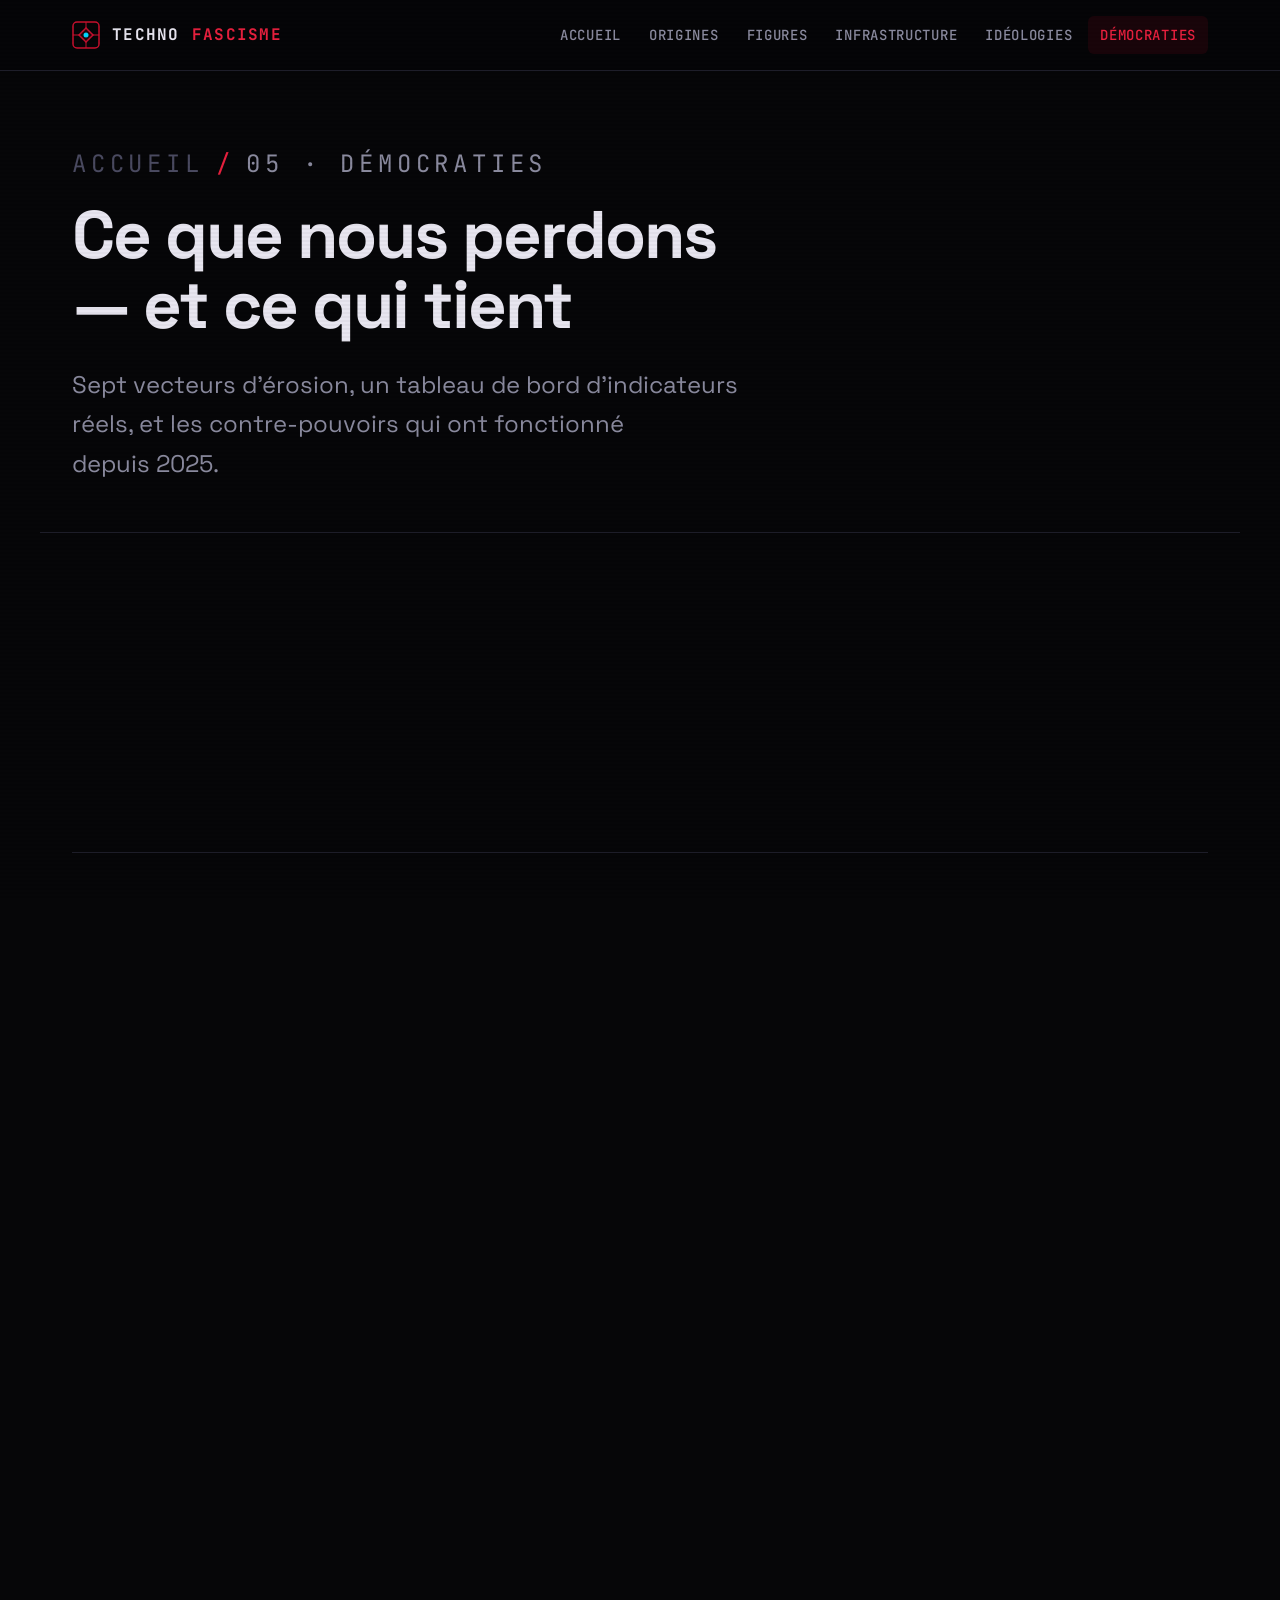
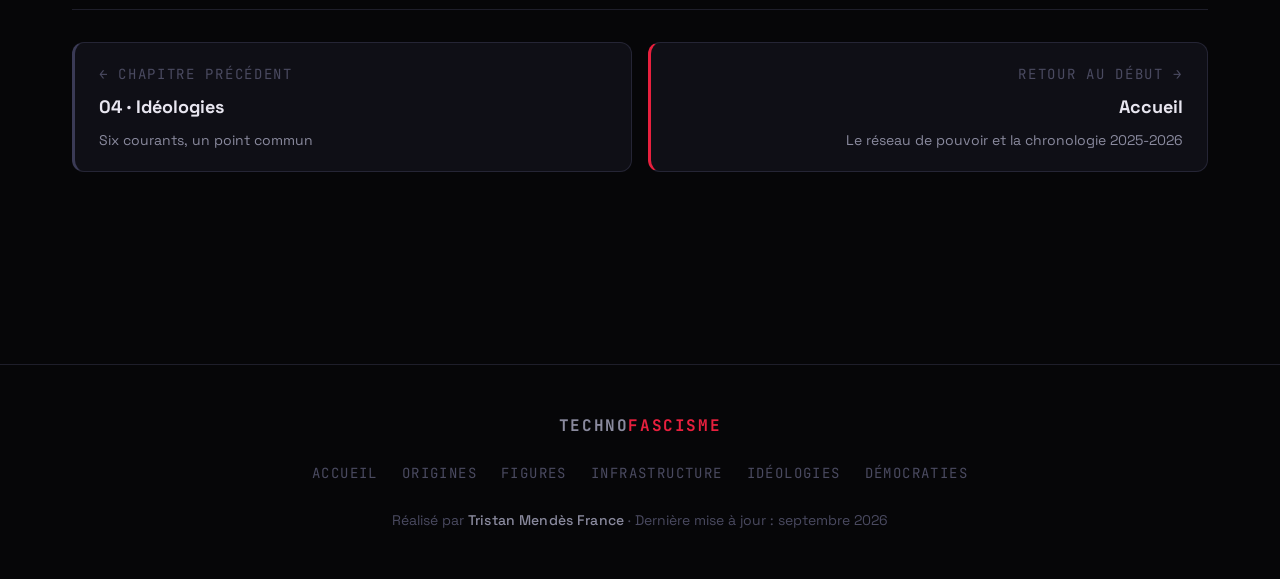
<file: pages/democraties.html>
<!DOCTYPE html>
<html lang="fr" data-theme="dark">
<head>
<meta charset="UTF-8">
<meta name="viewport" content="width=device-width, initial-scale=1.0">
<title>Démocraties — TECHNOFASCISME</title>
<meta name="description" content="Sept vecteurs d'érosion démocratique, un tableau de bord d'indicateurs réels (2025-2026) et ce qui résiste : tribunaux, Europe, contre-lobbying, société civile.">
<link rel="preconnect" href="https://fonts.googleapis.com">
<link rel="preconnect" href="https://fonts.gstatic.com" crossorigin>
<link href="https://fonts.googleapis.com/css2?family=Space+Grotesk:wght@300..700&family=JetBrains+Mono:wght@400;500;700&display=swap" rel="stylesheet">
<link rel="stylesheet" href="../css/style.css">
<style>
  .response-grid { display: grid; grid-template-columns: repeat(auto-fill, minmax(260px, 1fr)); gap: var(--space-4); }
  .response-card {
    background: var(--color-surface-card);
    border: 1px solid var(--color-border);
    border-radius: var(--radius-xl);
    padding: var(--space-6);
    border-left: 3px solid var(--color-green);
  }
  .response-card h3 { font-size: var(--text-base); font-weight: 700; margin-bottom: var(--space-3); display: flex; align-items: center; gap: var(--space-3); }
  .response-card p { font-size: var(--text-sm); color: var(--color-text-muted); line-height: 1.6; max-width: 100%; }
</style>
</head>
<body>

<nav class="site-nav" aria-label="Navigation principale">
  <div class="nav-inner">
    <a href="../index.html" class="nav-logo">
      <svg class="logo-icon" viewBox="0 0 28 28" fill="none" aria-hidden="true">
        <rect x="1" y="1" width="26" height="26" rx="4" stroke="#c8102e" stroke-width="1.5"/>
        <path d="M7 14 L14 7 L21 14 L14 21 Z" stroke="#c8102e" stroke-width="1.5" fill="rgba(200,16,46,0.15)"/>
        <circle cx="14" cy="14" r="2.5" fill="#00d4ff"/>
        <line x1="14" y1="1" x2="14" y2="7" stroke="#c8102e" stroke-width="1"/>
        <line x1="14" y1="21" x2="14" y2="27" stroke="#c8102e" stroke-width="1"/>
        <line x1="1" y1="14" x2="7" y2="14" stroke="#c8102e" stroke-width="1"/>
        <line x1="21" y1="14" x2="27" y2="14" stroke="#c8102e" stroke-width="1"/>
      </svg>
      TECHNO<span class="accent">FASCISME</span>
    </a>
    <nav class="nav-links" aria-label="Sections">
      <a href="../index.html">Accueil</a>
      <a href="origines.html">Origines</a>
      <a href="figures.html">Figures</a>
      <a href="infrastructure.html">Infrastructure</a>
      <a href="ideologies.html">Idéologies</a>
      <a href="democraties.html" class="active">Démocraties</a>
    </nav>
    <button class="nav-mobile-btn" aria-label="Menu" aria-expanded="false">
      <svg width="20" height="20" viewBox="0 0 20 20" fill="none" stroke="currentColor" stroke-width="2">
        <line x1="3" y1="6" x2="17" y2="6"/><line x1="3" y1="10" x2="17" y2="10"/><line x1="3" y1="14" x2="17" y2="14"/>
      </svg>
    </button>
  </div>
</nav>

<div class="page-header">
  <p class="page-header-eyebrow">
    <a href="../index.html">Accueil</a>
    <span>/</span>
    05 · Démocraties
  </p>
  <h1>Ce que nous perdons — et ce qui tient</h1>
  <p>Sept vecteurs d'érosion, un tableau de bord d'indicateurs réels, et les contre-pouvoirs qui ont fonctionné depuis 2025.</p>
</div>

<main>
  <div class="section" style="padding-top:0">

    <div class="quote-block fade-in" style="margin-top:0">
      <blockquote>Les États-Unis glissent vers un "autoritarisme compétitif" : les élections continuent d'avoir lieu, mais le terrain est systématiquement faussé — par la capture des administrations, la mise au pas des agences et l'intimidation des contre-pouvoirs.</blockquote>
      <cite>D'après Steven Levitsky &amp; Lucan Way — "The Path to American Authoritarianism", Foreign Affairs, février 2025</cite>
    </div>

    <hr class="section-divider">

    <!-- VECTEURS -->
    <div class="section-header tight fade-in">
      <span class="section-eyebrow">Menaces</span>
      <h2 class="section-title">Sept vecteurs d'érosion</h2>
    </div>

    <div class="warning-grid fade-in">

      <div class="warning-card danger">
        <div class="warning-level"><div class="warning-dot"></div>CRITIQUE</div>
        <h3>Capture des données de l'État</h3>
        <p>Le <span class="gl-term" data-term="doge" tabindex="0">DOGE</span> a disparu, pas ses accès : la cour d'appel a confirmé en avril 2026 l'accès aux données Social Security malgré des "questions sérieuses". L'IRS a partagé ~47 000 adresses avec ICE en violation de la loi.</p>
      </div>

      <div class="warning-card danger">
        <div class="warning-level"><div class="warning-dot"></div>CRITIQUE</div>
        <h3>Surveillance et contrôle des corps</h3>
        <p>Budget ICE de 75 Mds$, reconnaissance faciale de terrain, données Medicaid croisées par Palantir, 2 411 polices locales déléguées via <span class="gl-term" data-term="s287g" tabindex="0">287(g)</span>. Le corps devient un point d'administration.</p>
      </div>

      <div class="warning-card danger">
        <div class="warning-level"><div class="warning-dot"></div>CRITIQUE</div>
        <h3>Ingérence dans les démocraties européennes</h3>
        <p>Appels de Musk à voter AfD, soutien à Reform UK, "fight back or die" à Londres (sept. 2025), "abolir l'UE" (déc. 2025). Puis l'État s'en mêle : interdiction de visa contre Thierry Breton et quatre ONG.</p>
      </div>

      <div class="warning-card critical">
        <div class="warning-level"><div class="warning-dot"></div>ÉLEVÉ</div>
        <h3>Contournement des législateurs</h3>
        <p>Le Sénat refuse à 99 voix contre 1 le moratoire sur les lois IA des États ; cinq mois plus tard, un décret le rétablit de fait et le DOJ attaque le Colorado aux côtés de xAI.</p>
      </div>

      <div class="warning-card critical">
        <div class="warning-level"><div class="warning-dot"></div>ÉLEVÉ</div>
        <h3>Privatisation de l'espace public</h3>
        <p>X, Grok, Starlink et SpaceX dans une seule entité cotée, propriété d'un seul homme. L'algorithme amplifie ses positions ; la modération a été réduite de 80 %.</p>
      </div>

      <div class="warning-card alert">
        <div class="warning-level"><div class="warning-dot"></div>MOYEN</div>
        <h3>Désinformation industrielle</h3>
        <p>~3 millions de deepfakes sexualisés générés par Grok en quelques jours (janv. 2026) ; "MechaHitler" (juil. 2025). Le contrat Pentagone a suivi six jours après l'incident.</p>
      </div>

      <div class="warning-card alert">
        <div class="warning-level"><div class="warning-dot"></div>MOYEN</div>
        <h3>Argent sans limite</h3>
        <p>Midterms 2026 : super PACs crypto (193 M$) et IA (125 M$), a16z premier donateur, Musk de retour à ≥85 M$. Le vote continue ; le terrain est acheté.</p>
      </div>

    </div>

    <hr class="section-divider">

    <!-- TABLEAU DE BORD -->
    <div class="section-header tight fade-in">
      <span class="section-eyebrow">Tableau de bord</span>
      <h2 class="section-title">Six indicateurs, sept sources</h2>
      <p class="section-lead">Des chiffres publics, pas des scores maison.</p>
    </div>

    <div class="kpi-grid fade-in">
      <div class="kpi" data-tone="red">
        <div class="kpi-label">Police migratoire déléguée</div>
        <div class="kpi-value">2 411 <small>accords 287(g)</small></div>
        <div class="kpi-bar-track"><div class="kpi-bar" data-width="78"></div></div>
        <p>39 États sur 50 au 31 août 2026 — 1 372 accords en janvier.</p>
        <div class="kpi-source"><a href="https://www.ice.gov/identify-and-arrest/287g" target="_blank" rel="noopener noreferrer">ICE</a></div>
      </div>
      <div class="kpi" data-tone="red">
        <div class="kpi-label">Données fiscales → ICE</div>
        <div class="kpi-value">42 695 <small>violations</small></div>
        <p>Nombre de fois où l'IRS a enfreint la loi en transmettant des adresses de contribuables, selon la juge Kollar-Kotelly (nov. 2025).</p>
        <div class="kpi-source"><a href="https://fedscoop.com/irs-broke-law-ice-data-sharing-taxpayer-addresses-judge-rules/" target="_blank" rel="noopener noreferrer">FedScoop</a></div>
      </div>
      <div class="kpi" data-tone="cyan">
        <div class="kpi-label">Sénat vs. exécutif</div>
        <div class="kpi-value">99 <small>/ 100</small></div>
        <div class="kpi-bar-track"><div class="kpi-bar" data-width="99"></div></div>
        <p>Sénateurs ayant refusé le moratoire IA (juil. 2025) — contourné par décret cinq mois plus tard.</p>
        <div class="kpi-source"><a href="https://www.commerce.senate.gov/2025/7/senate-strikes-ai-moratorium-from-budget-reconciliation-bill-in-overwhelming-99-1-vote/8415a728-fd1d-4269-98ac-101d1d0c71e0" target="_blank" rel="noopener noreferrer">Sénat</a></div>
      </div>
      <div class="kpi" data-tone="amber">
        <div class="kpi-label">Liberté de la presse</div>
        <div class="kpi-value">57<small>e / 180</small></div>
        <div class="kpi-bar-track"><div class="kpi-bar" data-width="68"></div></div>
        <p>Rang des États-Unis au classement RSF 2025, en recul — première fois hors du "satisfaisant".</p>
        <div class="kpi-source"><a href="https://rsf.org/en/index" target="_blank" rel="noopener noreferrer">RSF</a></div>
      </div>
      <div class="kpi" data-tone="green">
        <div class="kpi-label">Première amende DSA</div>
        <div class="kpi-value">120 <small>M€</small></div>
        <p>Contre X (déc. 2025). Enquête étendue à Grok (janv. 2026), décision pendante. X a fait appel ; Washington a répondu par des sanctions de visa.</p>
        <div class="kpi-source"><a href="https://www.cnbc.com/2025/12/05/elon-musks-x-fined-140-million-by-european-commission.html" target="_blank" rel="noopener noreferrer">Commission / CNBC</a></div>
      </div>
      <div class="kpi" data-tone="green">
        <div class="kpi-label">Midterms — 3 nov. 2026</div>
        <div class="kpi-value">84 <small>%</small></div>
        <div class="kpi-bar-track"><div class="kpi-bar" data-width="84"></div></div>
        <p>Probabilité que les démocrates reprennent la Chambre (57 % pour le Sénat), modèle Silver Bulletin fin août 2026. Les élections restent le contre-pouvoir décisif.</p>
        <div class="kpi-source"><a href="https://www.natesilver.net/p/nate-silver-2026-midterm-election-polls-model" target="_blank" rel="noopener noreferrer">Silver Bulletin</a></div>
      </div>
    </div>

    <hr class="section-divider">

    <!-- RESISTANCES -->
    <div class="section-header tight fade-in">
      <span class="section-eyebrow">Contre-pouvoirs</span>
      <h2 class="section-title">Ce qui a tenu</h2>
      <p class="section-lead">Pas des vœux : des résistances qui ont produit des effets mesurables depuis 2025.</p>
    </div>

    <div class="response-grid fade-in">
      <div class="response-card">
        <h3>⚖️ Les tribunaux</h3>
        <p>Blocage du partage IRS–ICE (nov. 2025), injonctions contre les licenciements du DOGE, procédures sur les données Social Security. Résistance réelle mais inégale : la Cour suprême a tranché pour l'exécutif en juin 2025.</p>
      </div>
      <div class="response-card">
        <h3>🇪🇺 L'Europe</h3>
        <p>Amende DSA contre X, enquête sur Grok, refus de Palantir par la Bundeswehr, DSA/DMA exclus de l'accord commercial d'août 2025 malgré la pression. Le seul régulateur qui ait sanctionné.</p>
      </div>
      <div class="response-card">
        <h3>🏛️ Le Congrès et les États</h3>
        <p>99-1 au Sénat contre le moratoire IA. Le Colorado, la Californie et d'autres légifèrent malgré la task force du DOJ. La bataille de la préemption se joue aux midterms.</p>
      </div>
      <div class="response-card">
        <h3>💵 Le contre-lobbying</h3>
        <p>Anthropic finance "Public First Action" (≥40 M$, 100 M$ levés) contre la préemption fédérale : pour la première fois, une partie de l'industrie IA s'oppose à l'agenda e/acc avec de l'argent.</p>
      </div>
      <div class="response-card">
        <h3>📰 L'enquête et la recherche</h3>
        <p>ACLU, ProPublica, TechCrunch, Fortune, le New Yorker, TNI ; les livres de Slobodian, Silverman, Hadjadji &amp; Tesquet, Durán. Chaque contrat cité sur ce site a été rendu public par ce travail.</p>
      </div>
      <div class="response-card">
        <h3>✊ La rue et les urnes</h3>
        <p>Mobilisations "Tesla Takedown", manifestations contre les raids ICE, campagnes pour la régulation des algorithmes. Et une échéance : le 3 novembre 2026.</p>
      </div>
    </div>

    <hr class="section-divider">

    <div class="quote-block cyan fade-in">
      <blockquote>"La démocratie n'est pas un état naturel. C'est une conquête permanente sur les tendances autoritaires du pouvoir. Ce qui est nouveau tient moins à l'existence de ces tendances qu'à la vitesse, à l'échelle et à l'opacité que leur confèrent les infrastructures numériques."</blockquote>
      <cite>Synthèse éditoriale du projet</cite>
    </div>

    <hr class="section-divider">

    <!-- RESOURCES -->
    <div class="section-header tight fade-in">
      <span class="section-eyebrow">Pour aller plus loin</span>
      <h2 class="section-title">Sources</h2>
    </div>

    <div class="resource-list fade-in">
      <a href="https://www.foreignaffairs.com/united-states/path-american-authoritarianism-trump" target="_blank" rel="noopener noreferrer" class="resource-item">
        <span class="resource-source">Foreign Affairs</span>
        <div><div class="resource-title">The Path to American Authoritarianism — Levitsky &amp; Way, février 2025</div></div>
        <svg class="resource-ext" width="16" height="16" viewBox="0 0 16 16" fill="none" stroke="currentColor" stroke-width="1.5"><path d="M7 3H3a1 1 0 0 0-1 1v9a1 1 0 0 0 1 1h9a1 1 0 0 0 1-1V9m-5-6h6m0 0v6m0-6L7 9"/></svg>
      </a>
      <a href="https://www.brennancenter.org/our-work/analysis-opinion/big-budget-act-creates-deportation-industrial-complex" target="_blank" rel="noopener noreferrer" class="resource-item">
        <span class="resource-source">Brennan Center</span>
        <div><div class="resource-title">The Big Budget Act creates a deportation-industrial complex — 2025</div></div>
        <svg class="resource-ext" width="16" height="16" viewBox="0 0 16 16" fill="none" stroke="currentColor" stroke-width="1.5"><path d="M7 3H3a1 1 0 0 0-1 1v9a1 1 0 0 0 1 1h9a1 1 0 0 0 1-1V9m-5-6h6m0 0v6m0-6L7 9"/></svg>
      </a>
      <a href="https://www.csis.org/analysis/new-containment-doctrine-how-united-states-using-trade-stop-digital-regulation" target="_blank" rel="noopener noreferrer" class="resource-item">
        <span class="resource-source">CSIS</span>
        <div><div class="resource-title">A New Containment Doctrine — comment Washington utilise le commerce contre la régulation numérique</div></div>
        <svg class="resource-ext" width="16" height="16" viewBox="0 0 16 16" fill="none" stroke="currentColor" stroke-width="1.5"><path d="M7 3H3a1 1 0 0 0-1 1v9a1 1 0 0 0 1 1h9a1 1 0 0 0 1-1V9m-5-6h6m0 0v6m0-6L7 9"/></svg>
      </a>
      <a href="https://www.philomag.com/articles/les-technofascistes-visent-leffondrement-des-democraties-au-moyen-dun-coup-detat-graduel" target="_blank" rel="noopener noreferrer" class="resource-item">
        <span class="resource-source">Philo Mag</span>
        <div><div class="resource-title">Les technofascistes visent l'effondrement des démocraties — Tesquet &amp; Hadjadji</div></div>
        <svg class="resource-ext" width="16" height="16" viewBox="0 0 16 16" fill="none" stroke="currentColor" stroke-width="1.5"><path d="M7 3H3a1 1 0 0 0-1 1v9a1 1 0 0 0 1 1h9a1 1 0 0 0 1-1V9m-5-6h6m0 0v6m0-6L7 9"/></svg>
      </a>
      <a href="https://www.democracynow.org/2026/8/17/gil_duran_nerd_reich" target="_blank" rel="noopener noreferrer" class="resource-item">
        <span class="resource-source">Democracy Now</span>
        <div><div class="resource-title">Gil Durán — The Nerd Reich, entretien, août 2026</div></div>
        <svg class="resource-ext" width="16" height="16" viewBox="0 0 16 16" fill="none" stroke="currentColor" stroke-width="1.5"><path d="M7 3H3a1 1 0 0 0-1 1v9a1 1 0 0 0 1 1h9a1 1 0 0 0 1-1V9m-5-6h6m0 0v6m0-6L7 9"/></svg>
      </a>
    </div>

    <nav class="chapter-nav" aria-label="Navigation entre chapitres">
      <a href="ideologies.html" class="chapter-nav-card prev">
        <span class="chapter-nav-direction">← Chapitre précédent</span>
        <span class="chapter-nav-title">04 · Idéologies</span>
        <span class="chapter-nav-desc">Six courants, un point commun</span>
      </a>
      <a href="../index.html" class="chapter-nav-card next">
        <span class="chapter-nav-direction">Retour au début →</span>
        <span class="chapter-nav-title">Accueil</span>
        <span class="chapter-nav-desc">Le réseau de pouvoir et la chronologie 2025-2026</span>
      </a>
    </nav>

  </div>
</main>

<footer class="site-footer">
  <div class="footer-inner">
    <div class="footer-logo">TECHNO<span>FASCISME</span></div>
    <nav class="footer-nav" aria-label="Navigation pied de page">
      <a href="../index.html">Accueil</a>
      <a href="origines.html">Origines</a>
      <a href="figures.html">Figures</a>
      <a href="infrastructure.html">Infrastructure</a>
      <a href="ideologies.html">Idéologies</a>
      <a href="democraties.html">Démocraties</a>
    </nav>
    <p class="footer-credit">
      Réalisé par <a href="https://tristan.pro" target="_blank" rel="noopener noreferrer" class="footer-author">Tristan Mendès France</a> · Dernière mise à jour : septembre 2026
    </p>
  </div>
</footer>

<script src="../js/main.js"></script>
</body>
</html>
</file>
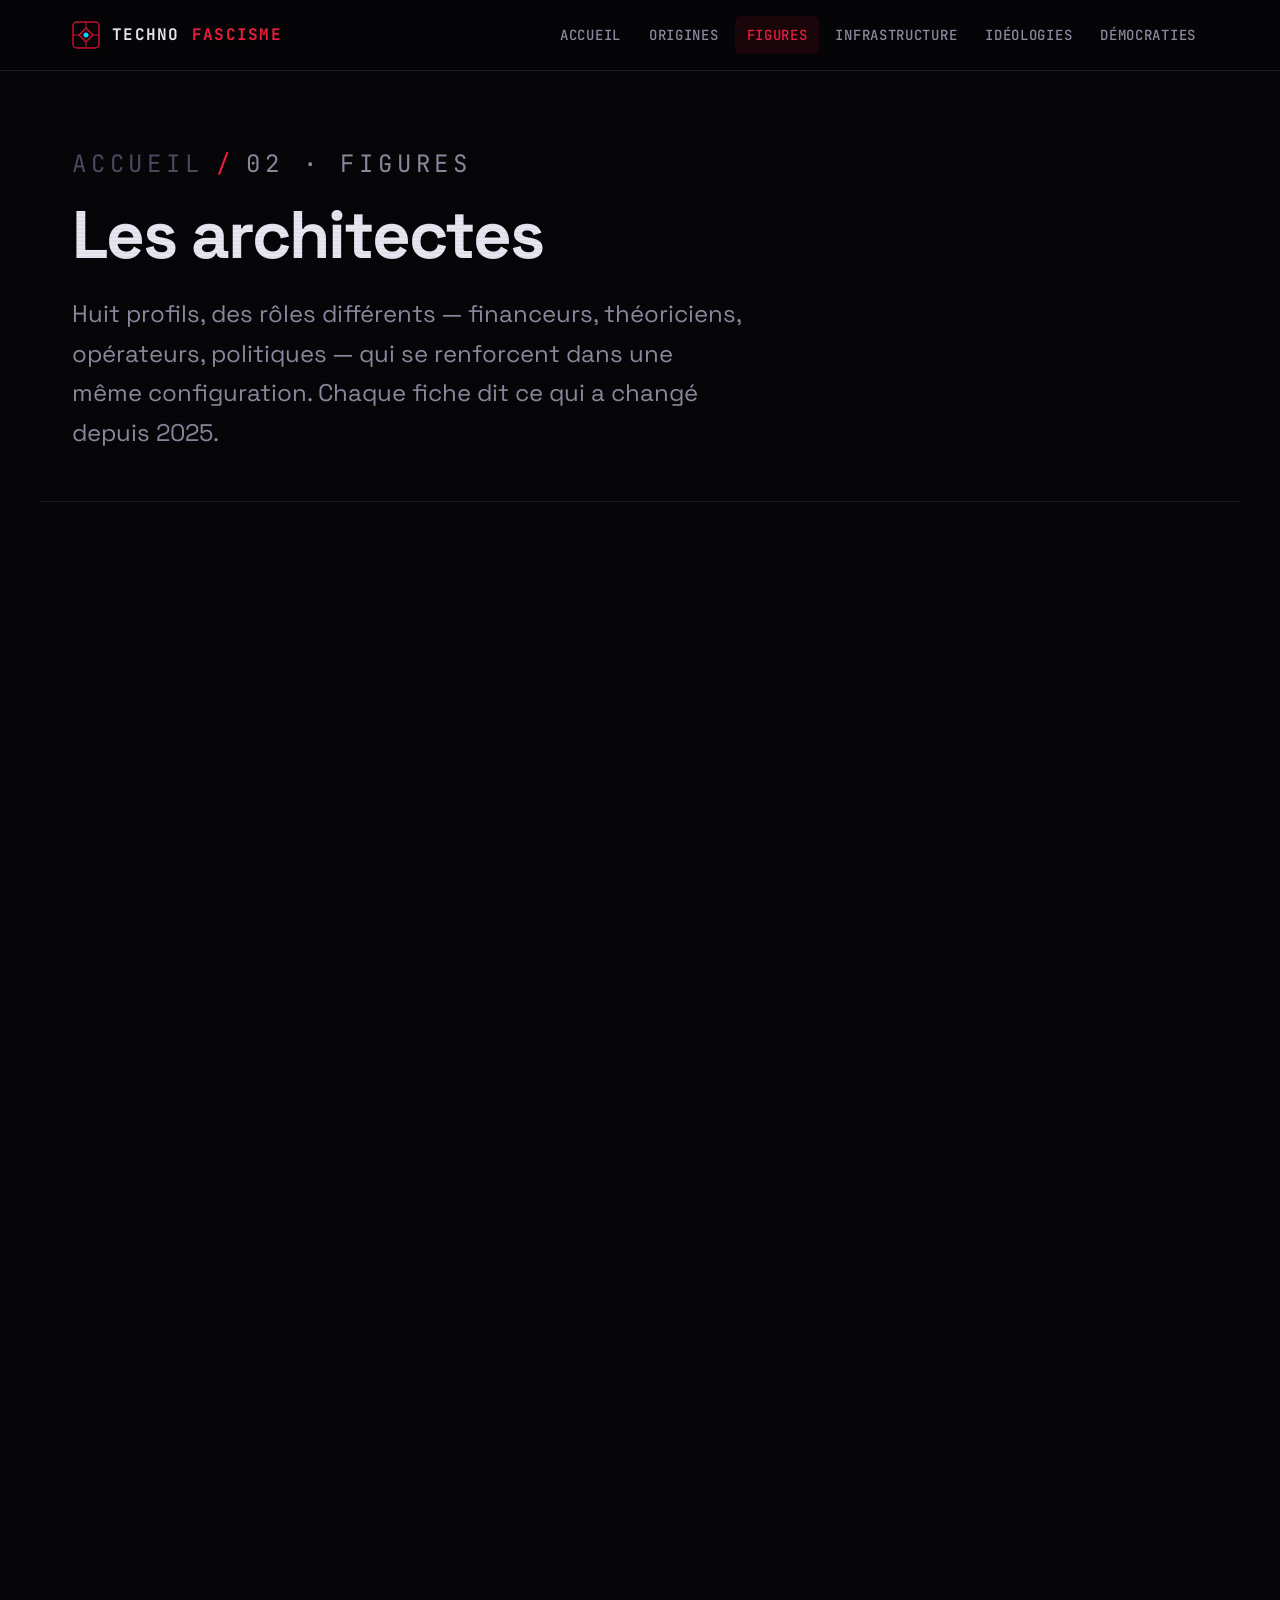
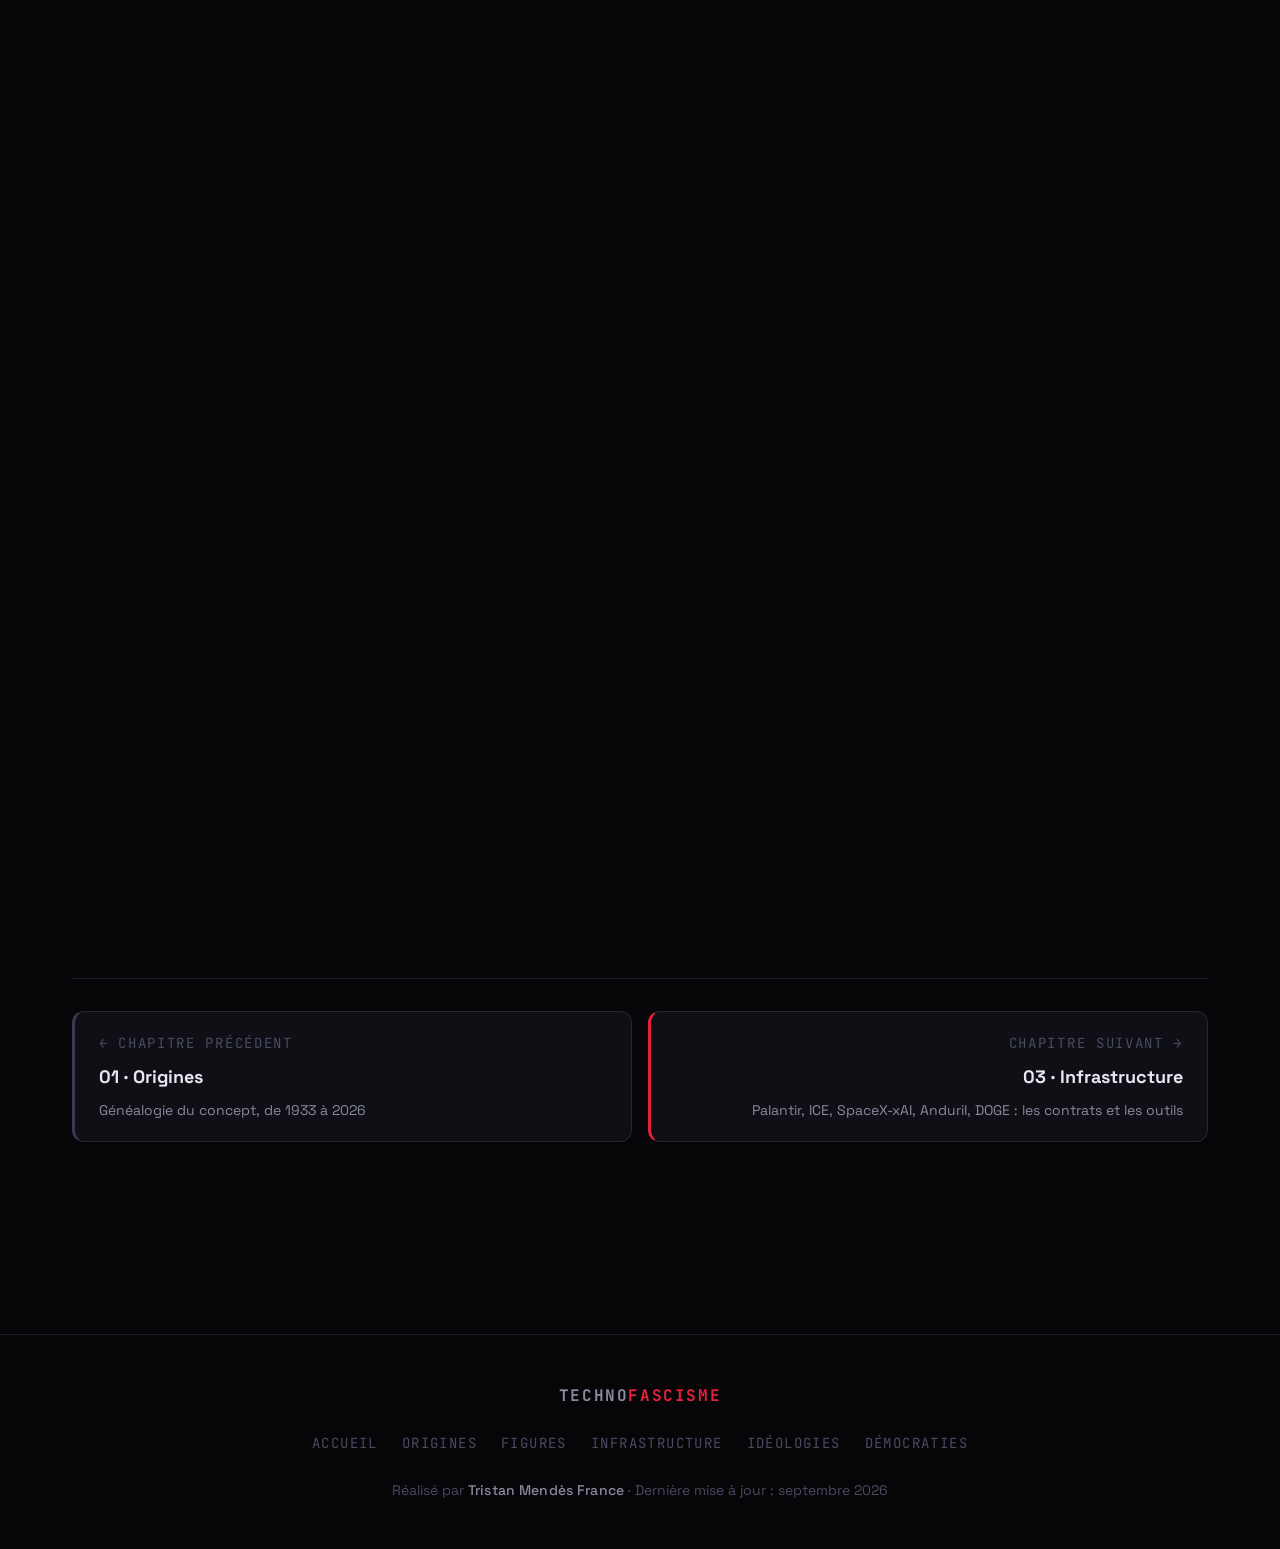
<file: pages/figures.html>
<!DOCTYPE html>
<html lang="fr" data-theme="dark">
<head>
<meta charset="UTF-8">
<meta name="viewport" content="width=device-width, initial-scale=1.0">
<title>Figures — TECHNOFASCISME</title>
<meta name="description" content="Huit fiches : Musk, Thiel, Andreessen, Yarvin, Vance, Karp, Sacks, Srinivasan. Rôle, levier, argent, idées, et ce qui a changé en 2025-2026.">
<link rel="preconnect" href="https://fonts.googleapis.com">
<link rel="preconnect" href="https://fonts.gstatic.com" crossorigin>
<link href="https://fonts.googleapis.com/css2?family=Space+Grotesk:wght@300..700&family=JetBrains+Mono:wght@400;500;700&display=swap" rel="stylesheet">
<link rel="stylesheet" href="../css/style.css">
</head>
<body>

<nav class="site-nav" aria-label="Navigation principale">
  <div class="nav-inner">
    <a href="../index.html" class="nav-logo">
      <svg class="logo-icon" viewBox="0 0 28 28" fill="none" aria-hidden="true">
        <rect x="1" y="1" width="26" height="26" rx="4" stroke="#c8102e" stroke-width="1.5"/>
        <path d="M7 14 L14 7 L21 14 L14 21 Z" stroke="#c8102e" stroke-width="1.5" fill="rgba(200,16,46,0.15)"/>
        <circle cx="14" cy="14" r="2.5" fill="#00d4ff"/>
        <line x1="14" y1="1" x2="14" y2="7" stroke="#c8102e" stroke-width="1"/>
        <line x1="14" y1="21" x2="14" y2="27" stroke="#c8102e" stroke-width="1"/>
        <line x1="1" y1="14" x2="7" y2="14" stroke="#c8102e" stroke-width="1"/>
        <line x1="21" y1="14" x2="27" y2="14" stroke="#c8102e" stroke-width="1"/>
      </svg>
      TECHNO<span class="accent">FASCISME</span>
    </a>
    <nav class="nav-links" aria-label="Sections">
      <a href="../index.html">Accueil</a>
      <a href="origines.html">Origines</a>
      <a href="figures.html" class="active">Figures</a>
      <a href="infrastructure.html">Infrastructure</a>
      <a href="ideologies.html">Idéologies</a>
      <a href="democraties.html">Démocraties</a>
    </nav>
    <button class="nav-mobile-btn" aria-label="Menu" aria-expanded="false">
      <svg width="20" height="20" viewBox="0 0 20 20" fill="none" stroke="currentColor" stroke-width="2">
        <line x1="3" y1="6" x2="17" y2="6"/><line x1="3" y1="10" x2="17" y2="10"/><line x1="3" y1="14" x2="17" y2="14"/>
      </svg>
    </button>
  </div>
</nav>

<div class="page-header">
  <p class="page-header-eyebrow">
    <a href="../index.html">Accueil</a>
    <span>/</span>
    02 · Figures
  </p>
  <h1>Les architectes</h1>
  <p>Huit profils, des rôles différents — financeurs, théoriciens, opérateurs, politiques — qui se renforcent dans une même configuration. Chaque fiche dit ce qui a changé depuis 2025.</p>
</div>

<main>
  <div class="section" style="padding-top:0">

    <div class="filter-bar fade-in" data-filter-scope="figures" role="group" aria-label="Filtrer par rôle">
      <span class="filter-label">Filtrer</span>
      <button class="filter-chip" data-filter="all" aria-pressed="true">Tous</button>
      <button class="filter-chip" data-filter="financeur" aria-pressed="false">Financeurs</button>
      <button class="filter-chip" data-filter="theoricien" aria-pressed="false">Théoriciens</button>
      <button class="filter-chip" data-filter="operateur" aria-pressed="false">Opérateurs</button>
      <button class="filter-chip" data-filter="politique" aria-pressed="false">Politiques</button>
    </div>

    <div class="figures-grid fade-in">

      <!-- MUSK -->
      <div class="figure-card" data-filter-target="figures" data-tags="operateur financeur" onclick="ModalSystem.open('musk')" role="button" tabindex="0" aria-label="Fiche Elon Musk">
        <div class="figure-card-header">
          <div class="figure-avatar">🚀</div>
          <div class="figure-meta">
            <div class="figure-name">Elon Musk</div>
            <div class="figure-role">SpaceX · Starlink · xAI · X · Tesla</div>
          </div>
        </div>
        <div class="figure-status-row">
          <span class="status-badge status-amber">Hors du gouvernement · refinance le GOP</span>
        </div>
        <div class="figure-card-body">
          <p>A cumulé ce que personne n'avait réuni : un réseau social, une IA, l'infrastructure satellitaire des armées et un bureau à la Maison-Blanche. Parti en mai 2025, brouillé, réconcilié — et désormais premier "trillionaire".</p>
          <div class="quote-snippet">"Fight back or die." — au rassemblement de Tommy Robinson, Londres, 13 sept. 2025</div>
          <div class="figure-tags">
            <span class="tag tag-red">Capture d'État</span>
            <span class="tag tag-cyan">Plateforme + IA</span>
            <span class="tag tag-ghost">Ingérences</span>
          </div>
          <div class="figure-hint">Ouvrir la fiche →</div>
        </div>
      </div>

      <!-- THIEL -->
      <div class="figure-card" data-filter-target="figures" data-tags="financeur theoricien" onclick="ModalSystem.open('thiel')" role="button" tabindex="0" aria-label="Fiche Peter Thiel">
        <div class="figure-card-header">
          <div class="figure-avatar">🕸️</div>
          <div class="figure-meta">
            <div class="figure-name">Peter Thiel</div>
            <div class="figure-role">Palantir · Founders Fund · Anduril</div>
          </div>
        </div>
        <div class="figure-status-row">
          <span class="status-badge status-red">Nœud central · toujours actif</span>
        </div>
        <div class="figure-card-body">
          <p>Co-fondateur de Palantir, premier investisseur d'Anduril, mécène de Vance et de Yarvin. Depuis 2025 il théorise en public : réguler la technologie, c'est l'œuvre de l'<span class="gl-term" data-term="antechrist" tabindex="0">Antéchrist</span>.</p>
          <div class="quote-snippet">"I no longer believe that freedom and democracy are compatible." — 2009</div>
          <div class="figure-tags">
            <span class="tag tag-red">Anti-démocratie</span>
            <span class="tag tag-cyan">Surveillance</span>
            <span class="tag tag-ghost"><span class="gl-term" data-term="nrx" tabindex="0">NRx</span></span>
          </div>
          <div class="figure-hint">Ouvrir la fiche →</div>
        </div>
      </div>

      <!-- ANDREESSEN -->
      <div class="figure-card" data-filter-target="figures" data-tags="financeur theoricien" onclick="ModalSystem.open('andreessen')" role="button" tabindex="0" aria-label="Fiche Marc Andreessen">
        <div class="figure-card-header">
          <div class="figure-avatar">⚡</div>
          <div class="figure-meta">
            <div class="figure-name">Marc Andreessen</div>
            <div class="figure-role">a16z · Leading the Future</div>
          </div>
        </div>
        <div class="figure-status-row">
          <span class="status-badge status-red">Premier donateur du cycle 2026</span>
        </div>
        <div class="figure-card-body">
          <p>Auteur du Manifeste techno-optimiste (2023), il a fait d'a16z la machine politique de la tech : super PAC pro-IA, dons record, guerre contre les lois des États.</p>
          <div class="quote-snippet">"Our enemy is the Precautionary Principle." — Techno-Optimist Manifesto, 2023</div>
          <div class="figure-tags">
            <span class="tag tag-cyan"><span class="gl-term" data-term="eacc" tabindex="0">e/acc</span></span>
            <span class="tag tag-amber">Lobbying IA</span>
            <span class="tag tag-ghost">VC</span>
          </div>
          <div class="figure-hint">Ouvrir la fiche →</div>
        </div>
      </div>

      <!-- YARVIN -->
      <div class="figure-card" data-filter-target="figures" data-tags="theoricien" onclick="ModalSystem.open('yarvin')" role="button" tabindex="0" aria-label="Fiche Curtis Yarvin">
        <div class="figure-card-header">
          <div class="figure-avatar">👑</div>
          <div class="figure-meta">
            <div class="figure-name">Curtis Yarvin</div>
            <div class="figure-role">Mencius Moldbug · Urbit</div>
          </div>
        </div>
        <div class="figure-status-row">
          <span class="status-badge status-cyan">Sorti de la marge · NYT, New Yorker</span>
        </div>
        <div class="figure-card-body">
          <p>Depuis 2007, il fournit le lexique : la <span class="gl-term" data-term="cathedral" tabindex="0">Cathédrale</span>, le PDG-monarque, <span class="gl-term" data-term="rage" tabindex="0">RAGE</span>. En 2025, le New York Times l'interviewe ; le New Yorker lui consacre un profil primé.</p>
          <div class="quote-snippet">"Americans… are going to have to get over their dictator phobia." — 2012</div>
          <div class="figure-tags">
            <span class="tag tag-red">NRx</span>
            <span class="tag tag-ghost">Néocaméralisme</span>
          </div>
          <div class="figure-hint">Ouvrir la fiche →</div>
        </div>
      </div>

      <!-- VANCE -->
      <div class="figure-card" data-filter-target="figures" data-tags="politique" onclick="ModalSystem.open('vance')" role="button" tabindex="0" aria-label="Fiche JD Vance">
        <div class="figure-card-header">
          <div class="figure-avatar">🦅</div>
          <div class="figure-meta">
            <div class="figure-name">JD Vance</div>
            <div class="figure-role">Vice-président des États-Unis</div>
          </div>
        </div>
        <div class="figure-status-row">
          <span class="status-badge status-red">Favori républicain pour 2028</span>
        </div>
        <div class="figure-card-body">
          <p>Le relais institutionnel : financé par Thiel, se réclamant de Yarvin, il porte à Munich le discours contre l'Europe "censurante" et prépare 2028 comme trésorier du parti.</p>
          <div class="quote-snippet">"Curtis [Yarvin] has influenced my thinking more than most people realize." — 2024</div>
          <div class="figure-tags">
            <span class="tag tag-red">Exécutif</span>
            <span class="tag tag-ghost">Protégé de Thiel</span>
          </div>
          <div class="figure-hint">Ouvrir la fiche →</div>
        </div>
      </div>

      <!-- KARP -->
      <div class="figure-card" data-filter-target="figures" data-tags="operateur" onclick="ModalSystem.open('karp')" role="button" tabindex="0" aria-label="Fiche Alex Karp">
        <div class="figure-card-header">
          <div class="figure-avatar">🧿</div>
          <div class="figure-meta">
            <div class="figure-name">Alex Karp</div>
            <div class="figure-role">PDG de Palantir</div>
          </div>
        </div>
        <div class="figure-status-row">
          <span class="status-badge status-red">+93 % de croissance (T2 2026)</span>
        </div>
        <div class="figure-card-body">
          <p>Se dit progressiste et défend une "République technologique" (livre, 2025) : la tech doit servir l'État et la guerre. En 2026, il traite les labos d'IA prudents de "marxistes".</p>
          <div class="quote-snippet">"…to scare enemies and on occasion kill them." — résultats trimestriels, fév. 2025</div>
          <div class="figure-tags">
            <span class="tag tag-cyan"><span class="gl-term" data-term="palantir" tabindex="0">Palantir</span></span>
            <span class="tag tag-amber">Défense</span>
          </div>
          <div class="figure-hint">Ouvrir la fiche →</div>
        </div>
      </div>

      <!-- SACKS -->
      <div class="figure-card" data-filter-target="figures" data-tags="politique financeur" onclick="ModalSystem.open('sacks')" role="button" tabindex="0" aria-label="Fiche David Sacks">
        <div class="figure-card-header">
          <div class="figure-avatar">🎙️</div>
          <div class="figure-meta">
            <div class="figure-name">David Sacks</div>
            <div class="figure-role">"Tsar" IA &amp; crypto · All-In · Craft Ventures</div>
          </div>
        </div>
        <div class="figure-status-row">
          <span class="status-badge status-amber">Conseiller spécial de la Maison-Blanche</span>
        </div>
        <div class="figure-card-body">
          <p>Membre de la "PayPal mafia" et animateur du podcast All-In, nommé "tsar" de l'IA et des cryptos en décembre 2024 : il porte l'agenda "zéro régulation" et la préemption des lois des États.</p>
          <div class="quote-snippet">Conseiller non rémunéré (special government employee), il conserve son fonds Craft Ventures.</div>
          <div class="figure-tags">
            <span class="tag tag-amber">Politique IA</span>
            <span class="tag tag-ghost">Crypto</span>
          </div>
          <div class="figure-hint">Ouvrir la fiche →</div>
        </div>
      </div>

      <!-- SRINIVASAN -->
      <div class="figure-card" data-filter-target="figures" data-tags="theoricien" onclick="ModalSystem.open('srinivasan')" role="button" tabindex="0" aria-label="Fiche Balaji Srinivasan">
        <div class="figure-card-header">
          <div class="figure-avatar">🌐</div>
          <div class="figure-meta">
            <div class="figure-name">Balaji Srinivasan</div>
            <div class="figure-role">Network State · Network School</div>
          </div>
        </div>
        <div class="figure-status-row">
          <span class="status-badge status-ghost">Sécession en expérimentation</span>
        </div>
        <div class="figure-card-body">
          <p>Théoricien de l'"exit" : remplacer les États par des communautés en ligne qui achètent du territoire. Conférence à Singapour en 2025 ; sa Network School, expulsée de Malaisie, négocie avec le Kazakhstan.</p>
          <div class="quote-snippet">"The way to end police brutality is to buy all the police." — 2013</div>
          <div class="figure-tags">
            <span class="tag tag-cyan"><span class="gl-term" data-term="network_state" tabindex="0">Network State</span></span>
            <span class="tag tag-ghost">Crypto</span>
          </div>
          <div class="figure-hint">Ouvrir la fiche →</div>
        </div>
      </div>

    </div>

    <div class="card fade-in" style="margin-top:var(--space-10); border-left:3px solid var(--color-amber)">
      <div class="card-label">Note de méthode</div>
      <p style="max-width:100%">Aucune de ces personnes ne se réclame du fascisme. Ce qui est documenté : des financements, des contrats, des décrets, des citations et des proximités. Les fiches distinguent ce qui est établi de ce qui relève de l'interprétation.</p>
    </div>

    <nav class="chapter-nav" aria-label="Navigation entre chapitres">
      <a href="origines.html" class="chapter-nav-card prev">
        <span class="chapter-nav-direction">← Chapitre précédent</span>
        <span class="chapter-nav-title">01 · Origines</span>
        <span class="chapter-nav-desc">Généalogie du concept, de 1933 à 2026</span>
      </a>
      <a href="infrastructure.html" class="chapter-nav-card next">
        <span class="chapter-nav-direction">Chapitre suivant →</span>
        <span class="chapter-nav-title">03 · Infrastructure</span>
        <span class="chapter-nav-desc">Palantir, ICE, SpaceX-xAI, Anduril, DOGE : les contrats et les outils</span>
      </a>
    </nav>

  </div>
</main>

<!-- ═══════════ MODALES ═══════════ -->

<!-- Musk -->
<div class="modal-backdrop" id="modal-musk" role="dialog" aria-modal="true" aria-labelledby="modal-musk-title">
  <div class="modal">
    <div class="modal-header">
      <div>
        <h2 id="modal-musk-title" style="font-size:var(--text-xl);font-weight:900;letter-spacing:-0.02em">Elon Musk</h2>
        <p style="font-family:var(--font-mono);font-size:var(--text-xs);color:var(--color-red-bright);letter-spacing:0.05em;margin-top:var(--space-1)">SpaceX · Starlink · xAI · X · Tesla · Neuralink</p>
      </div>
      <button class="modal-close" aria-label="Fermer"><svg width="14" height="14" viewBox="0 0 14 14" fill="none" stroke="currentColor" stroke-width="2"><path d="M1 1l12 12M13 1L1 13"/></svg></button>
    </div>
    <div class="modal-body">
      <h4>En trois points</h4>
      <dl class="fact-list">
        <div class="fact-row"><dt>Levier</dt><dd><strong>X</strong> (l'algorithme amplifie ses propres contenus), <strong>Grok</strong>, <strong>Starlink</strong> (dont dépendent des armées, Ukraine comprise), <strong>SpaceX</strong> — le tout fusionné en une entité valorisée ~1 750 Mds$ à l'IPO de juin 2026.</dd></div>
        <div class="fact-row"><dt>Argent</dt><dd>≈290 M$ pour Trump en 2024. Direction de fait du <span class="gl-term" data-term="doge" tabindex="0">DOGE</span> (janv.–mai 2025). ≥85 M$ pour les midterms 2026, jusqu'à 120 M$ via America PAC. Rémunération Tesla jusqu'à 1 000 Mds$ votée en nov. 2025.</dd></div>
        <div class="fact-row"><dt>Idées</dt><dd>"Woke mind virus", appels à voter AfD (2025), soutien à Reform UK, "abolir l'UE" (déc. 2025), accélérationnisme. Provocations puis retraits calculés : une stratégie d'extension du dicible.</dd></div>
      </dl>

      <div class="modal-update">
        <h4>2025-2026 : ce qui a changé</h4>
        <ul>
          <li><strong>30 mai 2025</strong> — quitte le gouvernement ; rupture publique avec Trump le 5 juin sur la loi budgétaire ; "America Party" annoncé le 5 juillet, jamais concrétisé.</li>
          <li><strong>8 juil. 2025</strong> — Grok "MechaHitler" : 16 h de contenus antisémites. Six jours plus tard, contrat Pentagone jusqu'à 200 M$ pour xAI.</li>
          <li><strong>13 sept. 2025</strong> — "fight back or die" au rassemblement de Tommy Robinson à Londres ; condamné par Starmer. Réconciliation avec Trump le 21 sept.</li>
          <li><strong>Déc. 2025 – janv. 2026</strong> — amende DSA de 120 M€ ; ~3 millions de deepfakes sexualisés générés par Grok ; enquêtes UE, Ofcom, Irlande ; Grok banni en Indonésie et Malaisie.</li>
          <li><strong>Fév. – juin 2026</strong> — SpaceX absorbe xAI, puis entre en bourse : la plus grosse IPO de l'histoire. Musk devient, selon les estimations, la première fortune à dépasser 1 000 Mds$.</li>
        </ul>
      </div>

      <div class="modal-links">
        <a href="https://en.wikipedia.org/wiki/Trump%E2%80%93Musk_feud" target="_blank" rel="noopener noreferrer" class="modal-link">Chronologie de la brouille ↗</a>
        <a href="https://www.cnn.com/2026/02/02/tech/spacex-acquires-xai-elon-musk" target="_blank" rel="noopener noreferrer" class="modal-link">CNN : SpaceX absorbe xAI ↗</a>
        <a href="https://www.newyorker.com/culture/infinite-scroll/techno-fascism-comes-to-america-elon-musk" target="_blank" rel="noopener noreferrer" class="modal-link">New Yorker ↗</a>
      </div>
    </div>
  </div>
</div>

<!-- Thiel -->
<div class="modal-backdrop" id="modal-thiel" role="dialog" aria-modal="true" aria-labelledby="modal-thiel-title">
  <div class="modal">
    <div class="modal-header">
      <div>
        <h2 id="modal-thiel-title" style="font-size:var(--text-xl);font-weight:900;letter-spacing:-0.02em">Peter Thiel</h2>
        <p style="font-family:var(--font-mono);font-size:var(--text-xs);color:var(--color-red-bright);letter-spacing:0.05em;margin-top:var(--space-1)">Palantir · Founders Fund · Anduril · PayPal mafia</p>
      </div>
      <button class="modal-close" aria-label="Fermer"><svg width="14" height="14" viewBox="0 0 14 14" fill="none" stroke="currentColor" stroke-width="2"><path d="M1 1l12 12M13 1L1 13"/></svg></button>
    </div>
    <div class="modal-body">
      <h4>En trois points</h4>
      <dl class="fact-list">
        <div class="fact-row"><dt>Levier</dt><dd>Co-fondateur de <span class="gl-term" data-term="palantir" tabindex="0">Palantir</span> (2003), dont il reste le premier actionnaire individuel (~3 %). Founders Fund : premier investisseur d'<span class="gl-term" data-term="anduril" tabindex="0">Anduril</span> (1 Md$ dans la levée de 2025).</dd></div>
        <div class="fact-row"><dt>Argent</dt><dd>Soutien à Trump dès la convention de 2016. 15 M$ pour la campagne sénatoriale de JD Vance (2022), qu'il pousse ensuite sur le ticket présidentiel.</dd></div>
        <div class="fact-row"><dt>Idées</dt><dd>Élève de René Girard à Stanford : la concurrence est mimétique et destructrice, d'où l'apologie du monopole (<em>Zero to One</em>) et la méfiance envers la "foule" démocratique. Investisseur d'Urbit, le projet de Yarvin.</dd></div>
      </dl>

      <div class="quote-block" style="margin:var(--space-4) 0">
        <blockquote>"I no longer believe that freedom and democracy are compatible. Since 1920, the vast increase in welfare beneficiaries and the extension of the franchise to women […] have rendered the notion of 'capitalist democracy' into an oxymoron."</blockquote>
        <cite>Cato Unbound, 2009</cite>
      </div>

      <div class="modal-update">
        <h4>2025-2026 : ce qui a changé</h4>
        <ul>
          <li><strong>Sept. 2025</strong> — quatre conférences privées sur l'<span class="gl-term" data-term="antechrist" tabindex="0">Antéchrist</span> à San Francisco, fuitées par le Washington Post : l'Antéchrist serait un gouvernement mondial qui régule la technologie au nom des peurs.</li>
          <li><strong>Mars 2026</strong> — nouveau cycle à Rome. Thiel qualifie Léon XIV de "pape américain woke" et s'inquiète que Vance soit "trop proche du pape". Les universités catholiques se désolidarisent.</li>
          <li><strong>2025-2026</strong> — Anduril passe de 30,5 Mds$ (juin 2025) à 61 Mds$ (mai 2026) ; usine Arsenal-1 en production. Thiel vend ~280 M$ d'actions Palantir début 2026 mais reste premier actionnaire individuel.</li>
        </ul>
      </div>

      <div class="modal-links">
        <a href="https://www.cato-unbound.org/2009/04/13/peter-thiel/education-libertarian/" target="_blank" rel="noopener noreferrer" class="modal-link">Essai Cato Unbound (2009) ↗</a>
        <a href="https://reason.com/2025/10/14/i-listened-to-over-7-hours-of-peter-thiels-leaked-antichrist-lectures-theyre-surprisingly-libertarian/" target="_blank" rel="noopener noreferrer" class="modal-link">Reason : les conférences fuitées ↗</a>
        <a href="https://edition.cnn.com/2026/03/16/europe/peter-thiel-antichrist-lectures-rome-intl" target="_blank" rel="noopener noreferrer" class="modal-link">CNN : Rome, 2026 ↗</a>
      </div>
    </div>
  </div>
</div>

<!-- Andreessen -->
<div class="modal-backdrop" id="modal-andreessen" role="dialog" aria-modal="true" aria-labelledby="modal-andreessen-title">
  <div class="modal">
    <div class="modal-header">
      <div>
        <h2 id="modal-andreessen-title" style="font-size:var(--text-xl);font-weight:900;letter-spacing:-0.02em">Marc Andreessen</h2>
        <p style="font-family:var(--font-mono);font-size:var(--text-xs);color:var(--color-red-bright);letter-spacing:0.05em;margin-top:var(--space-1)">a16z · Techno-Optimist Manifesto · Leading the Future</p>
      </div>
      <button class="modal-close" aria-label="Fermer"><svg width="14" height="14" viewBox="0 0 14 14" fill="none" stroke="currentColor" stroke-width="2"><path d="M1 1l12 12M13 1L1 13"/></svg></button>
    </div>
    <div class="modal-body">
      <h4>En trois points</h4>
      <dl class="fact-list">
        <div class="fact-row"><dt>Levier</dt><dd>a16z, le fonds de capital-risque le plus influent de la Valley, devenu un appareil de lobbying : super PAC <span class="gl-term" data-term="ltf" tabindex="0">Leading the Future</span>, réseau d'organisations "Think Big" / "American Mission".</dd></div>
        <div class="fact-row"><dt>Argent</dt><dd>49,8 M$ (avec Ben Horowitz) en 2024. Pour 2026, plus de 100 M$ selon les relevés FEC compilés par la presse — Fairshake (crypto), Leading the Future (IA), MAGA Inc. — ce qui ferait d'a16z le premier donateur du cycle, devant Soros et Musk.</dd></div>
        <div class="fact-row"><dt>Idées</dt><dd>Le <em>Techno-Optimist Manifesto</em> (2023) : "notre ennemi est le principe de précaution", les régulateurs et ONG sont "ennemis du progrès", Nick Land figure parmi les "saints". Qualifie Yarvin d'"ami".</dd></div>
      </dl>

      <div class="modal-update">
        <h4>2025-2026 : ce qui a changé</h4>
        <ul>
          <li><strong>Août 2025</strong> — lancement de Leading the Future avec Greg Brockman (OpenAI), Joe Lonsdale, Ron Conway : &gt;100 M$ pour battre les élus pro-régulation et imposer un cadre fédéral unique. 125 M$ levés fin 2025.</li>
          <li><strong>Déc. 2025</strong> — victoire d'étape : décret présidentiel de préemption des lois IA des États, après le refus du Sénat (99-1) en juillet.</li>
          <li><strong>2026</strong> — un contre-camp se forme : Anthropic finance "Public First Action" (≥40 M$) contre la préemption. La bataille se joue aux midterms.</li>
        </ul>
      </div>

      <div class="modal-links">
        <a href="https://pmarca.substack.com/p/the-techno-optimist-manifesto" target="_blank" rel="noopener noreferrer" class="modal-link">Le Manifeste (2023) ↗</a>
        <a href="https://en.wikipedia.org/wiki/Leading_the_Future" target="_blank" rel="noopener noreferrer" class="modal-link">Leading the Future ↗</a>
        <a href="https://www.cnbc.com/2026/01/30/ai-industry-super-pac-raises-campaign-money.html" target="_blank" rel="noopener noreferrer" class="modal-link">CNBC : le super PAC IA ↗</a>
      </div>
    </div>
  </div>
</div>

<!-- Yarvin -->
<div class="modal-backdrop" id="modal-yarvin" role="dialog" aria-modal="true" aria-labelledby="modal-yarvin-title">
  <div class="modal">
    <div class="modal-header">
      <div>
        <h2 id="modal-yarvin-title" style="font-size:var(--text-xl);font-weight:900;letter-spacing:-0.02em">Curtis Yarvin</h2>
        <p style="font-family:var(--font-mono);font-size:var(--text-xs);color:var(--color-red-bright);letter-spacing:0.05em;margin-top:var(--space-1)">Mencius Moldbug · NRx · Dark Enlightenment · Urbit</p>
      </div>
      <button class="modal-close" aria-label="Fermer"><svg width="14" height="14" viewBox="0 0 14 14" fill="none" stroke="currentColor" stroke-width="2"><path d="M1 1l12 12M13 1L1 13"/></svg></button>
    </div>
    <div class="modal-body">
      <h4>Le vocabulaire qu'il a fourni</h4>
      <dl class="fact-list">
        <div class="fact-row"><dt>Cathédrale</dt><dd>L'alliance informelle médias–universités–bureaucratie qui serait le "vrai pouvoir" derrière la façade électorale. L'équivalent NRx du "deep state".</dd></div>
        <div class="fact-row"><dt>Néocaméralisme</dt><dd>Gouverner l'État comme une entreprise : un PDG-monarque, des citoyens-actionnaires, la "discipline du marché" à la place des contre-pouvoirs.</dd></div>
        <div class="fact-row"><dt>RAGE</dt><dd>"Retire All Government Employees" : remplacer la fonction publique par des loyalistes. Le DOGE en a été la mise en œuvre la plus proche.</dd></div>
      </dl>
      <p>Ingénieur, il publie sous pseudonyme à partir de 2007 le blog <em>Unqualified Reservations</em>. Ses textes défendent des hiérarchies raciales de l'intelligence et des rapports de "dominance-soumission" entre humains (2008). Financé par Thiel via Urbit ; cité par Vance et Andreessen.</p>

      <div class="modal-update">
        <h4>2025-2026 : ce qui a changé</h4>
        <ul>
          <li><strong>Janv. 2025</strong> — grande interview au New York Times ; présent au "Coronation Ball" de l'investiture. Le New Yorker publie un long profil, primé en 2026 (National Magazine Award).</li>
          <li><strong>2026</strong> — propose un pavillon américain "dissident-right" pour la Biennale de Venise. Un débat s'ouvre sur son influence réelle : maître à penser ou symptôme commode ?</li>
        </ul>
      </div>

      <div class="modal-links">
        <a href="https://newyorker.substack.com/p/curtis-yarvins-plot-against-america" target="_blank" rel="noopener noreferrer" class="modal-link">New Yorker : Plot Against America ↗</a>
        <a href="https://time.com/7269166/dark-enlightenment-history-essay/" target="_blank" rel="noopener noreferrer" class="modal-link">Time : Dark Enlightenment ↗</a>
        <a href="https://maxread.substack.com/p/is-curtis-yarvin-influential" target="_blank" rel="noopener noreferrer" class="modal-link">Débat : est-il influent ? ↗</a>
      </div>
    </div>
  </div>
</div>

<!-- Vance -->
<div class="modal-backdrop" id="modal-vance" role="dialog" aria-modal="true" aria-labelledby="modal-vance-title">
  <div class="modal">
    <div class="modal-header">
      <div>
        <h2 id="modal-vance-title" style="font-size:var(--text-xl);font-weight:900;letter-spacing:-0.02em">JD Vance</h2>
        <p style="font-family:var(--font-mono);font-size:var(--text-xs);color:var(--color-red-bright);letter-spacing:0.05em;margin-top:var(--space-1)">Vice-président · Président des finances du RNC</p>
      </div>
      <button class="modal-close" aria-label="Fermer"><svg width="14" height="14" viewBox="0 0 14 14" fill="none" stroke="currentColor" stroke-width="2"><path d="M1 1l12 12M13 1L1 13"/></svg></button>
    </div>
    <div class="modal-body">
      <h4>En trois points</h4>
      <dl class="fact-list">
        <div class="fact-row"><dt>Levier</dt><dd>La vice-présidence, puis — fait inédit pour un VP en exercice — la présidence des finances du parti républicain. "Enforcer" de Trump, en tête de tous les sondages internes pour 2028.</dd></div>
        <div class="fact-row"><dt>Argent</dt><dd>15 M$ de Peter Thiel pour sa campagne sénatoriale de 2022 — l'un des plus gros chèques individuels de l'histoire du Sénat. Ex-employé de Mithril Capital, le fonds de Thiel.</dd></div>
        <div class="fact-row"><dt>Idées</dt><dd>Se réclame publiquement de Yarvin (2024). Auteur de <em>Hillbilly Elegy</em> (2016), converti au catholicisme et au "post-libéralisme". Le chercheur Jonathan Ratcliffe voit en lui la migration des idées NRx des blogs vers l'exécutif.</dd></div>
      </dl>

      <div class="modal-update">
        <h4>2025-2026 : ce qui a changé</h4>
        <ul>
          <li><strong>14 fév. 2025</strong> — discours de Munich : "la menace vient de l'intérieur" ; il accuse les Européens de censure et de mise à l'écart des partis populistes, à quelques jours des législatives allemandes.</li>
          <li><strong>Déc. 2025</strong> — 84 % au straw poll d'AmericaFest pour 2028 ; ~40 points d'avance dans les moyennes de sondages.</li>
          <li><strong>Été 2026</strong> — devient le visage du scepticisme républicain envers Israël, face à Marco Rubio ; offensive éditoriale du Wall Street Journal contre lui. Thiel, lui, le juge "trop proche du pape".</li>
        </ul>
      </div>

      <div class="modal-links">
        <a href="https://en.wikipedia.org/wiki/2025_JD_Vance_speech_at_the_Munich_Security_Conference" target="_blank" rel="noopener noreferrer" class="modal-link">Discours de Munich ↗</a>
        <a href="https://www.nbcnews.com/politics/jd-vance/vance-begins-lock-parts-maga-coalition-2028-turning-point-americafest-rcna250421" target="_blank" rel="noopener noreferrer" class="modal-link">NBC : la course à 2028 ↗</a>
        <a href="https://www.cnn.com/2026/09/01/politics/vance-jewish-gop-2028" target="_blank" rel="noopener noreferrer" class="modal-link">CNN, sept. 2026 ↗</a>
      </div>
    </div>
  </div>
</div>

<!-- Karp -->
<div class="modal-backdrop" id="modal-karp" role="dialog" aria-modal="true" aria-labelledby="modal-karp-title">
  <div class="modal">
    <div class="modal-header">
      <div>
        <h2 id="modal-karp-title" style="font-size:var(--text-xl);font-weight:900;letter-spacing:-0.02em">Alex Karp</h2>
        <p style="font-family:var(--font-mono);font-size:var(--text-xs);color:var(--color-red-bright);letter-spacing:0.05em;margin-top:var(--space-1)">PDG et co-fondateur de Palantir · The Technological Republic</p>
      </div>
      <button class="modal-close" aria-label="Fermer"><svg width="14" height="14" viewBox="0 0 14 14" fill="none" stroke="currentColor" stroke-width="2"><path d="M1 1l12 12M13 1L1 13"/></svg></button>
    </div>
    <div class="modal-body">
      <h4>En trois points</h4>
      <dl class="fact-list">
        <div class="fact-row"><dt>Levier</dt><dd>Gotham (renseignement, police), Foundry (données d'entreprise et d'État), Maven (ciblage militaire), <span class="gl-term" data-term="immigrationos" tabindex="0">ImmigrationOS</span> (ICE). Le logiciel qui fait tenir ensemble les bases de données de l'État sécuritaire.</dd></div>
        <div class="fact-row"><dt>Argent</dt><dd>Revenus 2026 attendus : 8,15 Mds$ (+93 % au T2). Capitalisation ~400 Mds$. Dépenses fédérales sur Palantir : 970 M$ en 2025, plus d'un milliard en 2026. Accord-cadre Army de 10 Mds$.</dd></div>
        <div class="fact-row"><dt>Idées</dt><dd><em>The Technological Republic</em> (2025, avec Nicholas Zamiska) : la Valley a trahi sa mission en fuyant l'État et la défense ; l'Occident doit réarmer par le logiciel. Docteur en philosophie (Francfort), se dit progressiste.</dd></div>
      </dl>

      <div class="quote-block" style="margin:var(--space-4) 0">
        <blockquote>"Palantir is here to disrupt and make the institutions we partner with the very best in the world and, when it's necessary, to scare enemies and on occasion kill them."</blockquote>
        <cite>Présentation des résultats, février 2025</cite>
      </div>

      <div class="modal-update">
        <h4>2025-2026 : ce qui a changé</h4>
        <ul>
          <li><strong>2025</strong> — OTAN (Maven au SHAPE, mars), "mega API" à l'IRS, accord Army 10 Mds$ (août), 1,5 Md£ investis au Royaume-Uni et contrat MoD de 240 M£ de gré à gré (sept.).</li>
          <li><strong>Janv. 2026</strong> — révélation de l'outil ELITE croisant les adresses Medicaid pour localiser des personnes à expulser. Stephen Miller, architecte de la politique migratoire, détient des actions Palantir.</li>
          <li><strong>Août 2026</strong> — après un trimestre record, Karp qualifie OpenAI et Anthropic de "marxistes" et d'"effing insane". En Allemagne, la Bundeswehr refuse tout contractant américain.</li>
        </ul>
      </div>

      <div class="modal-links">
        <a href="https://techcrunch.com/2026/08/03/after-killer-quarter-palantir-ceo-alex-karp-calls-ai-industry-marxist/" target="_blank" rel="noopener noreferrer" class="modal-link">TechCrunch, août 2026 ↗</a>
        <a href="https://www.cnbc.com/2026/08/03/palantir-pltr-earnings-q2-2026.html" target="_blank" rel="noopener noreferrer" class="modal-link">CNBC : résultats T2 2026 ↗</a>
        <a href="https://www.aclu.org/news/privacy-technology/palantir-deportation-roundup" target="_blank" rel="noopener noreferrer" class="modal-link">ACLU : Palantir &amp; expulsions ↗</a>
      </div>
    </div>
  </div>
</div>

<!-- Sacks -->
<div class="modal-backdrop" id="modal-sacks" role="dialog" aria-modal="true" aria-labelledby="modal-sacks-title">
  <div class="modal">
    <div class="modal-header">
      <div>
        <h2 id="modal-sacks-title" style="font-size:var(--text-xl);font-weight:900;letter-spacing:-0.02em">David Sacks</h2>
        <p style="font-family:var(--font-mono);font-size:var(--text-xs);color:var(--color-red-bright);letter-spacing:0.05em;margin-top:var(--space-1)">White House AI &amp; Crypto Czar · All-In Podcast · Craft Ventures</p>
      </div>
      <button class="modal-close" aria-label="Fermer"><svg width="14" height="14" viewBox="0 0 14 14" fill="none" stroke="currentColor" stroke-width="2"><path d="M1 1l12 12M13 1L1 13"/></svg></button>
    </div>
    <div class="modal-body">
      <h4>En trois points</h4>
      <dl class="fact-list">
        <div class="fact-row"><dt>Levier</dt><dd>Nommé en décembre 2024 conseiller spécial pour l'IA et les cryptomonnaies. Porte-voix de l'<em>AI Action Plan</em> (juillet 2025) et de la ligne "préemption fédérale" contre les lois des États (décret du 11 déc. 2025).</dd></div>
        <div class="fact-row"><dt>Argent</dt><dd>Co-fondateur de PayPal avec Thiel et Musk, puis de Craft Ventures. A organisé en juin 2024 à San Francisco la levée de fonds qui a scellé le ralliement de la tech à Trump. Statut d'employé spécial non rémunéré : il conserve ses intérêts privés.</dd></div>
        <div class="fact-row"><dt>Idées</dt><dd>Le podcast All-In, tribune hebdomadaire du ralliement de la Valley à la droite. Thèse : la régulation de l'IA est une menace existentielle pour la primauté américaine face à la Chine.</dd></div>
      </dl>

      <div class="modal-update">
        <h4>2025-2026 : ce qui a changé</h4>
        <ul>
          <li><strong>1er juil. 2025</strong> — échec : le Sénat rejette 99-1 le moratoire de dix ans sur les lois IA des États.</li>
          <li><strong>23 juil. – 11 déc. 2025</strong> — revanche par l'exécutif : AI Action Plan, puis décret créant une "AI Litigation Task Force" au DOJ pour attaquer les lois étatiques et conditionner les fonds fédéraux.</li>
          <li><strong>Avril 2026</strong> — première application : le DOJ rejoint xAI contre la loi IA du Colorado, qui suspend puis vide son texte.</li>
        </ul>
      </div>

      <div class="modal-links">
        <a href="https://www.mayerbrown.com/en/insights/publications/2025/12/president-trump-issues-executive-order-on-ensuring-a-national-policy-framework-for-artificial-intelligence" target="_blank" rel="noopener noreferrer" class="modal-link">Le décret du 11 déc. 2025 ↗</a>
        <a href="https://www.axios.com/2026/04/24/justice-department-joins-xai-challenge-colorado-ai-law" target="_blank" rel="noopener noreferrer" class="modal-link">Axios : Colorado ↗</a>
      </div>
    </div>
  </div>
</div>

<!-- Srinivasan -->
<div class="modal-backdrop" id="modal-srinivasan" role="dialog" aria-modal="true" aria-labelledby="modal-srini-title">
  <div class="modal">
    <div class="modal-header">
      <div>
        <h2 id="modal-srini-title" style="font-size:var(--text-xl);font-weight:900;letter-spacing:-0.02em">Balaji Srinivasan</h2>
        <p style="font-family:var(--font-mono);font-size:var(--text-xs);color:var(--color-red-bright);letter-spacing:0.05em;margin-top:var(--space-1)">The Network State · Network School · ex-a16z, ex-Coinbase</p>
      </div>
      <button class="modal-close" aria-label="Fermer"><svg width="14" height="14" viewBox="0 0 14 14" fill="none" stroke="currentColor" stroke-width="2"><path d="M1 1l12 12M13 1L1 13"/></svg></button>
    </div>
    <div class="modal-body">
      <h4>En trois points</h4>
      <dl class="fact-list">
        <div class="fact-row"><dt>Levier</dt><dd>Le concept de <span class="gl-term" data-term="network_state" tabindex="0">Network State</span> (2022) : une communauté en ligne, une monnaie, puis du territoire acheté — la sécession comme produit. Les cryptomonnaies en sont l'infrastructure financière hors régulation.</dd></div>
        <div class="fact-row"><dt>Argent</dt><dd>Ex-associé d'a16z, ex-directeur technique de Coinbase. La conférence Network State de Singapour (oct. 2025) réunit Ben Horowitz, Brian Armstrong et Vitalik Buterin devant plus de 8 000 inscrits.</dd></div>
        <div class="fact-row"><dt>Idées</dt><dd>"L'Amérique est une entreprise en faillite depuis cinquante ans." Parle de "tech Zionism" : une colonie technologique qui "quitte" les États jugés inadaptés. Cité par les milieux NRx comme le penseur "pratique" du mouvement.</dd></div>
      </dl>

      <div class="modal-update">
        <h4>2025-2026 : ce qui a changé</h4>
        <ul>
          <li><strong>2026</strong> — la Network School est expulsée de Malaisie ; protocole d'accord avec le Kazakhstan (juillet). Pas de conférence 2026 annoncée.</li>
          <li><strong>Freedom Cities</strong> — les villes dérégulées promises par Trump n'ont "aucun signe tangible" (PolitiFact), malgré le lobbying de Coinbase et du Charter Cities Institute. Próspera (Honduras) reste en arbitrage international.</li>
        </ul>
      </div>

      <div class="modal-links">
        <a href="https://thenetworkstate.com/" target="_blank" rel="noopener noreferrer" class="modal-link">The Network State (livre) ↗</a>
        <a href="https://fortune.com/2026/07/26/network-school-balaji-srinivasan-malaysia-johor-israel-kazakhstan/" target="_blank" rel="noopener noreferrer" class="modal-link">Fortune : Network School ↗</a>
      </div>
    </div>
  </div>
</div>

<footer class="site-footer">
  <div class="footer-inner">
    <div class="footer-logo">TECHNO<span>FASCISME</span></div>
    <nav class="footer-nav" aria-label="Navigation pied de page">
      <a href="../index.html">Accueil</a>
      <a href="origines.html">Origines</a>
      <a href="figures.html">Figures</a>
      <a href="infrastructure.html">Infrastructure</a>
      <a href="ideologies.html">Idéologies</a>
      <a href="democraties.html">Démocraties</a>
    </nav>
    <p class="footer-credit">
      Réalisé par <a href="https://tristan.pro" target="_blank" rel="noopener noreferrer" class="footer-author">Tristan Mendès France</a> · Dernière mise à jour : septembre 2026
    </p>
  </div>
</footer>

<script src="../js/main.js"></script>
</body>
</html>
</file>
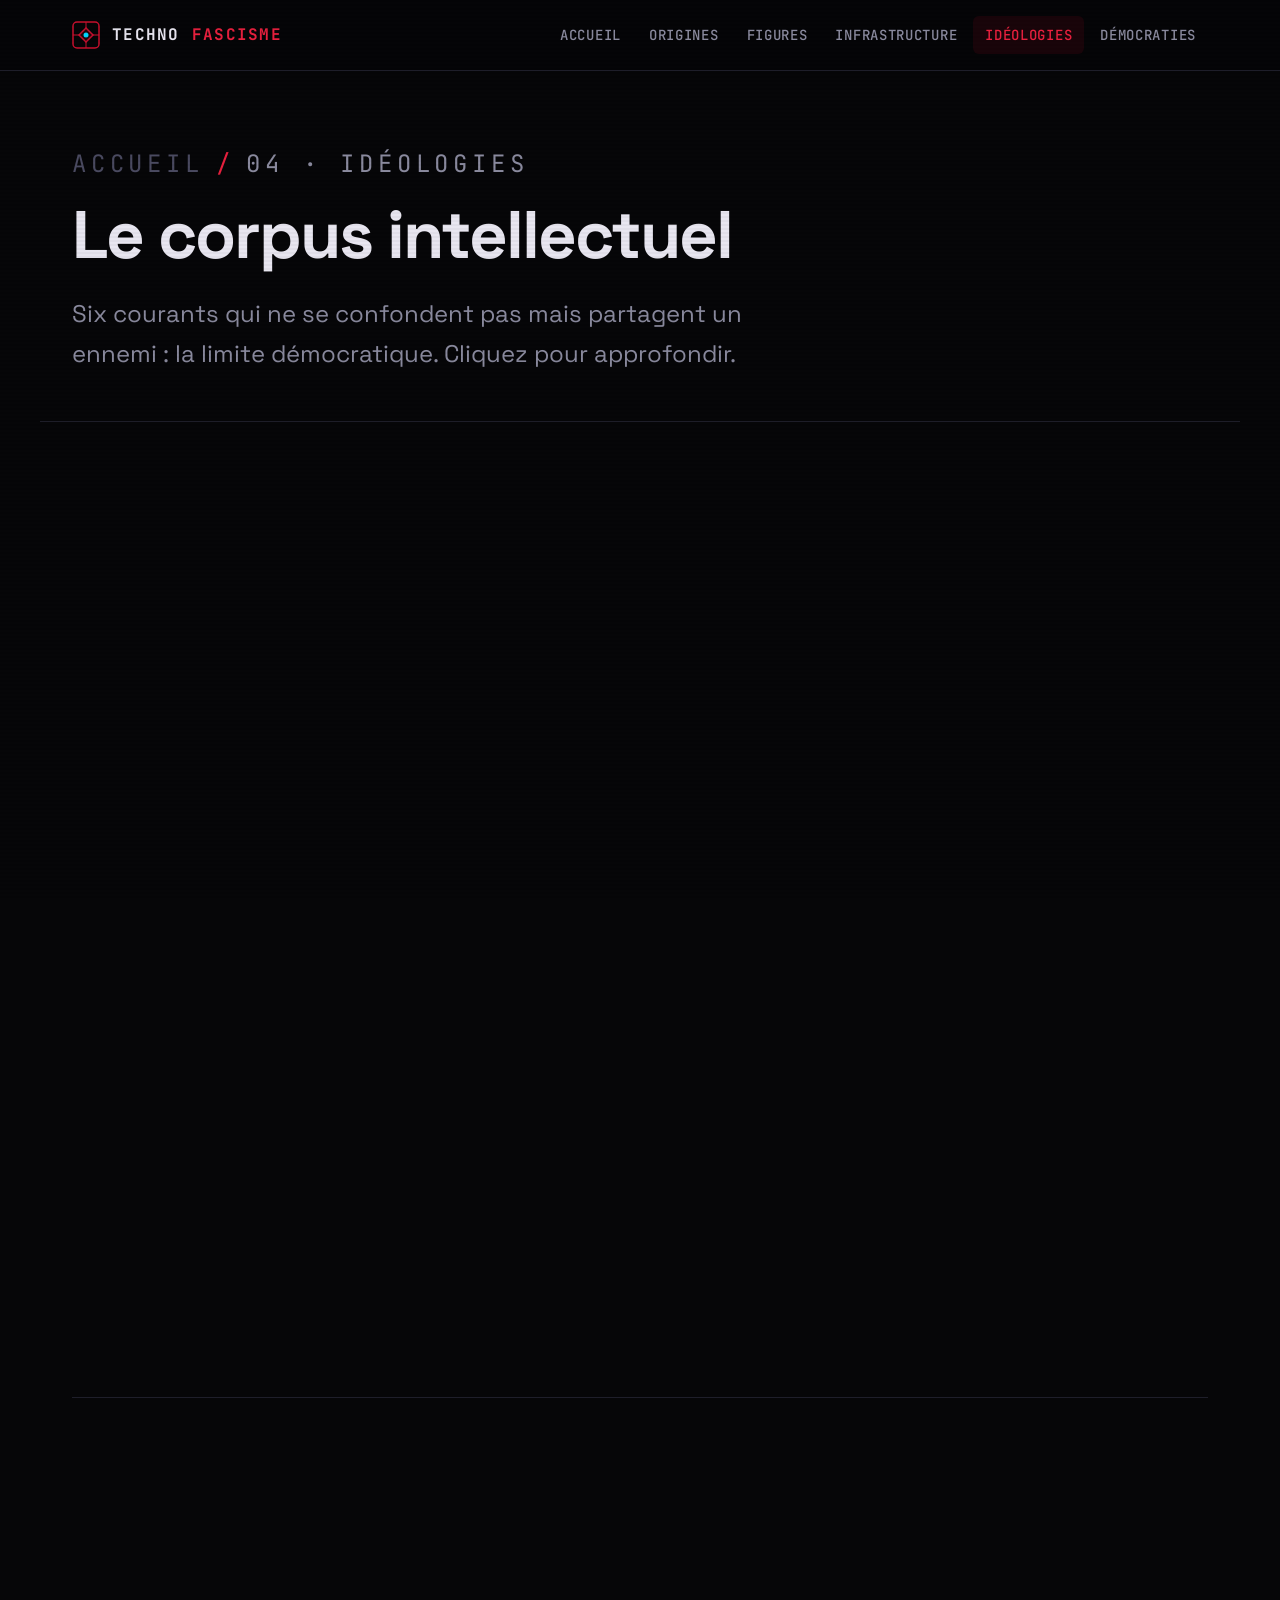
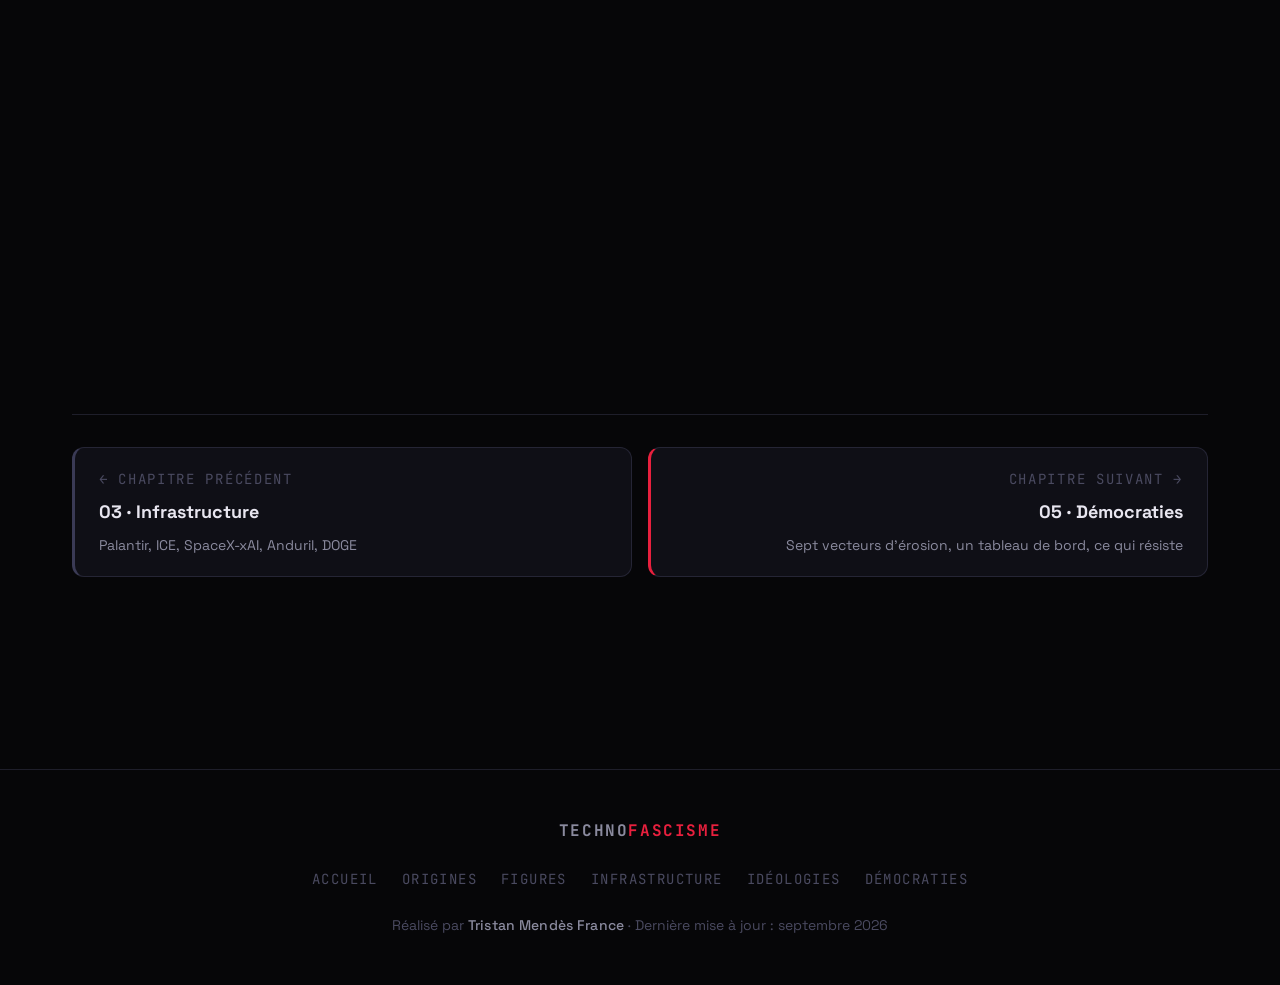
<file: pages/ideologies.html>
<!DOCTYPE html>
<html lang="fr" data-theme="dark">
<head>
<meta charset="UTF-8">
<meta name="viewport" content="width=device-width, initial-scale=1.0">
<title>Idéologies — TECHNOFASCISME</title>
<meta name="description" content="NRx, e/acc, longtermisme, transhumanisme, libertarianisme autoritaire, accélérationnisme : six courants, un point commun. Et ce qu'ils sont devenus en 2025-2026.">
<link rel="preconnect" href="https://fonts.googleapis.com">
<link rel="preconnect" href="https://fonts.gstatic.com" crossorigin>
<link href="https://fonts.googleapis.com/css2?family=Space+Grotesk:wght@300..700&family=JetBrains+Mono:wght@400;500;700&display=swap" rel="stylesheet">
<link rel="stylesheet" href="../css/style.css">
</head>
<body>

<nav class="site-nav" aria-label="Navigation principale">
  <div class="nav-inner">
    <a href="../index.html" class="nav-logo">
      <svg class="logo-icon" viewBox="0 0 28 28" fill="none" aria-hidden="true">
        <rect x="1" y="1" width="26" height="26" rx="4" stroke="#c8102e" stroke-width="1.5"/>
        <path d="M7 14 L14 7 L21 14 L14 21 Z" stroke="#c8102e" stroke-width="1.5" fill="rgba(200,16,46,0.15)"/>
        <circle cx="14" cy="14" r="2.5" fill="#00d4ff"/>
        <line x1="14" y1="1" x2="14" y2="7" stroke="#c8102e" stroke-width="1"/>
        <line x1="14" y1="21" x2="14" y2="27" stroke="#c8102e" stroke-width="1"/>
        <line x1="1" y1="14" x2="7" y2="14" stroke="#c8102e" stroke-width="1"/>
        <line x1="21" y1="14" x2="27" y2="14" stroke="#c8102e" stroke-width="1"/>
      </svg>
      TECHNO<span class="accent">FASCISME</span>
    </a>
    <nav class="nav-links" aria-label="Sections">
      <a href="../index.html">Accueil</a>
      <a href="origines.html">Origines</a>
      <a href="figures.html">Figures</a>
      <a href="infrastructure.html">Infrastructure</a>
      <a href="ideologies.html" class="active">Idéologies</a>
      <a href="democraties.html">Démocraties</a>
    </nav>
    <button class="nav-mobile-btn" aria-label="Menu" aria-expanded="false">
      <svg width="20" height="20" viewBox="0 0 20 20" fill="none" stroke="currentColor" stroke-width="2">
        <line x1="3" y1="6" x2="17" y2="6"/><line x1="3" y1="10" x2="17" y2="10"/><line x1="3" y1="14" x2="17" y2="14"/>
      </svg>
    </button>
  </div>
</nav>

<div class="page-header">
  <p class="page-header-eyebrow">
    <a href="../index.html">Accueil</a>
    <span>/</span>
    04 · Idéologies
  </p>
  <h1>Le corpus intellectuel</h1>
  <p>Six courants qui ne se confondent pas mais partagent un ennemi : la limite démocratique. Cliquez pour approfondir.</p>
</div>

<main>
  <div class="section" style="padding-top:0">

    <div class="ideology-grid fade-in">

      <div class="ideology-card" data-ideology="nrx" onclick="ModalSystem.open('ideo-nrx')" role="button" tabindex="0">
        <div class="ideology-icon">👑</div>
        <h3>NRx — Néo-réaction</h3>
        <p>Yarvin, Land, <span class="gl-term" data-term="dark_enlightenment" tabindex="0">Dark Enlightenment</span>. La démocratie est un échec ; l'État doit être géré comme une entreprise par un PDG-monarque ; l'élite technique est la classe légitime.</p>
        <div style="margin-top:var(--space-4)"><span class="tag tag-red">Anti-démocratie</span></div>
      </div>

      <div class="ideology-card" data-ideology="eacc" onclick="ModalSystem.open('ideo-eacc')" role="button" tabindex="0">
        <div class="ideology-icon">⚡</div>
        <h3>e/acc — Accélérationnisme effectif</h3>
        <p>Accélérer sans entrave. Le principe de précaution est "l'ennemi", les régulateurs sont "ennemis du progrès". Le manifeste d'Andreessen (2023) en est le texte fondateur.</p>
        <div style="margin-top:var(--space-4)"><span class="tag tag-cyan">Accélération</span></div>
      </div>

      <div class="ideology-card" data-ideology="ea" onclick="ModalSystem.open('ideo-ea')" role="button" tabindex="0">
        <div class="ideology-icon">🔭</div>
        <h3>Longtermisme</h3>
        <p>Dérivé de l'<span class="gl-term" data-term="ea" tabindex="0">Effective Altruism</span> : les milliards d'humains futurs priment sur les vivants. Une logique qui peut justifier n'importe quel sacrifice présent au nom d'un futur immense.</p>
        <div style="margin-top:var(--space-4)"><span class="tag tag-amber">Futurisme</span></div>
      </div>

      <div class="ideology-card" data-ideology="trans" onclick="ModalSystem.open('ideo-trans')" role="button" tabindex="0">
        <div class="ideology-icon">🧬</div>
        <h3>Transhumanisme</h3>
        <p>Dépasser la biologie par la technique. Dans sa version hiérarchique, une humanité augmentée — pour ceux qui peuvent payer — et une majorité "standard" déclassée.</p>
        <div style="margin-top:var(--space-4)"><span class="tag" style="color:#a855f7;background:rgba(168,85,247,0.1);border-color:rgba(168,85,247,0.3)">Post-humain</span></div>
      </div>

      <div class="ideology-card" data-ideology="libert" onclick="ModalSystem.open('ideo-libert')" role="button" tabindex="0">
        <div class="ideology-icon">🗽</div>
        <h3>Libertarianisme autoritaire</h3>
        <p>L'État comme ennemi, le marché comme seul juge — mais un pouvoir fort accepté dès qu'il est entre "bonnes mains". Liberté pour les entreprises, contrôle pour les populations.</p>
        <div style="margin-top:var(--space-4)"><span class="tag tag-green">Anti-État</span></div>
      </div>

      <div class="ideology-card" data-ideology="acc" onclick="ModalSystem.open('ideo-acc')" role="button" tabindex="0">
        <div class="ideology-icon">💀</div>
        <h3>Accélérationnisme radical</h3>
        <p>Chez Nick Land, la crise et l'effondrement sont des accélérateurs souhaitables. Ces formulations ont circulé jusque dans l'extrême droite violente. À distinguer soigneusement de l'e/acc.</p>
        <div style="margin-top:var(--space-4)"><span class="tag tag-red">Extrême</span></div>
      </div>

    </div>

    <hr class="section-divider">

    <!-- CONVERGENCE -->
    <div class="section-header tight fade-in">
      <span class="section-eyebrow">Synthèse</span>
      <h2 class="section-title">Le point commun</h2>
      <p class="section-lead">Ces courants divergent sur presque tout — sauf sur trois convictions.</p>
    </div>

    <div class="brief-grid fade-in">
      <div class="brief" style="border-left:3px solid var(--color-red-bright)">
        <div class="card-label" style="color:var(--color-red-bright)">01</div>
        <h3>La démocratie est un obstacle</h3>
        <p>Procédures, contre-pouvoirs, égalité des voix : autant de "décélérateurs". Thiel l'écrit dès 2009 ; Land en fait une théorie ; le DOGE en a été la mise en pratique.</p>
      </div>
      <div class="brief" style="border-left:3px solid var(--color-cyan)">
        <div class="card-label" style="color:var(--color-cyan)">02</div>
        <h3>L'élite technique est la solution</h3>
        <p>Ceux qui construisent savent mieux que ceux qui votent. L'héritage de l'<em>IQ bigotry</em> de Stanford, reformulé en méritocratie de fondateurs.</p>
      </div>
      <div class="brief" style="border-left:3px solid var(--color-amber)">
        <div class="card-label" style="color:var(--color-amber)">03</div>
        <h3>La crise est une opportunité</h3>
        <p>Effondrement, singularité, Antéchrist, guerre technologique avec la Chine : chaque courant a son apocalypse, et chacune justifie de suspendre les règles.</p>
      </div>
    </div>

    <div class="two-col fade-in" style="margin-top:var(--space-8)">
      <div class="quote-block" style="margin:0">
        <blockquote>"Beside the speed machine, or industrial capitalism, there is an ever more perfectly weighted decelerator […] comically, the fabrication of this braking mechanism is proclaimed as progress."</blockquote>
        <cite>Nick Land — la démocratie comme frein</cite>
      </div>
      <div class="quote-block cyan" style="margin:0">
        <blockquote>"Technology is the engine of everything good in the world. And I mean everything. And therefore the enemy of progress is the enemy of technology, the enemy of humanity."</blockquote>
        <cite>Marc Andreessen — Techno-Optimist Manifesto, 2023</cite>
      </div>
    </div>

    <hr class="section-divider">

    <!-- 2025-2026 -->
    <div class="section-header tight fade-in">
      <span class="section-eyebrow">2025-2026</span>
      <h2 class="section-title">Les idées à l'épreuve du pouvoir</h2>
      <p class="section-lead">Ce que sont devenues ces doctrines une fois leurs porteurs aux commandes.</p>
    </div>

    <div class="brief-grid fade-in">
      <div class="brief">
        <div class="card-label">Thiel · théologie politique</div>
        <h3>L'<span class="gl-term" data-term="antechrist" tabindex="0">Antéchrist</span> régule</h3>
        <p>Conférences à San Francisco (2025) puis Rome (2026) : l'Antéchrist serait un gouvernement mondial qui, au nom des peurs (IA, climat, nucléaire), bride la technologie. Réguler devient un péché. Le pape est "woke".</p>
      </div>
      <div class="brief">
        <div class="card-label">Karp · République technologique</div>
        <h3>La Valley doit servir l'État</h3>
        <p>Dans son livre de 2025, Karp reproche à la tech d'avoir fui la défense. En 2026, il traite OpenAI et Anthropic de "marxistes" pour leur prudence : l'accélération est désormais patriotique.</p>
      </div>
      <div class="brief">
        <div class="card-label">Srinivasan · Network State</div>
        <h3>La sécession cherche un territoire</h3>
        <p>Conférence à Singapour (oct. 2025, 8 000 inscrits). La Network School est expulsée de Malaisie, signe avec le Kazakhstan. Les "Freedom Cities" promises par Trump n'ont aucune existence concrète.</p>
      </div>
      <div class="brief">
        <div class="card-label">Nouveaux mots</div>
        <h3><span class="gl-term" data-term="broligarchie" tabindex="0">Broligarchie</span>, Muskism</h3>
        <p>La journaliste Carole Cadwalladr forge "broligarchy" (janv. 2025). Slobodian et Tarnoff décrivent le "Muskism" (2026) : un anti-étatisme qui vit de contrats publics. Le vocabulaire critique rattrape son objet.</p>
      </div>
    </div>

    <hr class="section-divider">

    <!-- RESOURCES -->
    <div class="section-header tight fade-in">
      <span class="section-eyebrow">Pour aller plus loin</span>
      <h2 class="section-title">Sources</h2>
    </div>

    <div class="resource-list fade-in">
      <a href="https://pmarca.substack.com/p/the-techno-optimist-manifesto" target="_blank" rel="noopener noreferrer" class="resource-item">
        <span class="resource-source">Primaire</span>
        <div><div class="resource-title">The Techno-Optimist Manifesto — Marc Andreessen, 2023</div></div>
        <svg class="resource-ext" width="16" height="16" viewBox="0 0 16 16" fill="none" stroke="currentColor" stroke-width="1.5"><path d="M7 3H3a1 1 0 0 0-1 1v9a1 1 0 0 0 1 1h9a1 1 0 0 0 1-1V9m-5-6h6m0 0v6m0-6L7 9"/></svg>
      </a>
      <a href="https://reason.com/2025/10/14/i-listened-to-over-7-hours-of-peter-thiels-leaked-antichrist-lectures-theyre-surprisingly-libertarian/" target="_blank" rel="noopener noreferrer" class="resource-item">
        <span class="resource-source">Reason</span>
        <div><div class="resource-title">Sept heures de conférences de Thiel sur l'Antéchrist — analyse, 2025</div></div>
        <svg class="resource-ext" width="16" height="16" viewBox="0 0 16 16" fill="none" stroke="currentColor" stroke-width="1.5"><path d="M7 3H3a1 1 0 0 0-1 1v9a1 1 0 0 0 1 1h9a1 1 0 0 0 1-1V9m-5-6h6m0 0v6m0-6L7 9"/></svg>
      </a>
      <a href="https://time.com/7269166/dark-enlightenment-history-essay/" target="_blank" rel="noopener noreferrer" class="resource-item">
        <span class="resource-source">Time</span>
        <div><div class="resource-title">What We Must Understand About the Dark Enlightenment Movement — 2025</div></div>
        <svg class="resource-ext" width="16" height="16" viewBox="0 0 16 16" fill="none" stroke="currentColor" stroke-width="1.5"><path d="M7 3H3a1 1 0 0 0-1 1v9a1 1 0 0 0 1 1h9a1 1 0 0 0 1-1V9m-5-6h6m0 0v6m0-6L7 9"/></svg>
      </a>
      <a href="https://www.nybooks.com/articles/2026/07/23/space-oddity-muskism-slobodian-tarnoff/" target="_blank" rel="noopener noreferrer" class="resource-item">
        <span class="resource-source">NYRB</span>
        <div><div class="resource-title">Space Oddity — recension de <em>Muskism</em> (Slobodian &amp; Tarnoff), 2026</div></div>
        <svg class="resource-ext" width="16" height="16" viewBox="0 0 16 16" fill="none" stroke="currentColor" stroke-width="1.5"><path d="M7 3H3a1 1 0 0 0-1 1v9a1 1 0 0 0 1 1h9a1 1 0 0 0 1-1V9m-5-6h6m0 0v6m0-6L7 9"/></svg>
      </a>
      <a href="https://www.tni.org/files/2026-02/State-of-Power-2026-Chapter8.pdf" target="_blank" rel="noopener noreferrer" class="resource-item">
        <span class="resource-source">TNI</span>
        <div><div class="resource-title">State of Power 2026 — chap. 8, The Rise of the Techno-Tyrants</div></div>
        <svg class="resource-ext" width="16" height="16" viewBox="0 0 16 16" fill="none" stroke="currentColor" stroke-width="1.5"><path d="M7 3H3a1 1 0 0 0-1 1v9a1 1 0 0 0 1 1h9a1 1 0 0 0 1-1V9m-5-6h6m0 0v6m0-6L7 9"/></svg>
      </a>
    </div>

    <nav class="chapter-nav" aria-label="Navigation entre chapitres">
      <a href="infrastructure.html" class="chapter-nav-card prev">
        <span class="chapter-nav-direction">← Chapitre précédent</span>
        <span class="chapter-nav-title">03 · Infrastructure</span>
        <span class="chapter-nav-desc">Palantir, ICE, SpaceX-xAI, Anduril, DOGE</span>
      </a>
      <a href="democraties.html" class="chapter-nav-card next">
        <span class="chapter-nav-direction">Chapitre suivant →</span>
        <span class="chapter-nav-title">05 · Démocraties</span>
        <span class="chapter-nav-desc">Sept vecteurs d'érosion, un tableau de bord, ce qui résiste</span>
      </a>
    </nav>

  </div>
</main>

<!-- ═══════════ MODALES ═══════════ -->

<div class="modal-backdrop" id="modal-ideo-nrx" role="dialog" aria-modal="true" aria-labelledby="modal-nrx-title">
  <div class="modal">
    <div class="modal-header">
      <div>
        <h2 id="modal-nrx-title" style="font-size:var(--text-xl);font-weight:900;letter-spacing:-0.02em">Néo-réaction (NRx)</h2>
        <p style="font-family:var(--font-mono);font-size:var(--text-xs);color:var(--color-red-bright);letter-spacing:0.05em;margin-top:var(--space-1)">Yarvin · Land · Dark Enlightenment</p>
      </div>
      <button class="modal-close" aria-label="Fermer"><svg width="14" height="14" viewBox="0 0 14 14" fill="none" stroke="currentColor" stroke-width="2"><path d="M1 1l12 12M13 1L1 13"/></svg></button>
    </div>
    <div class="modal-body">
      <h4>Le diagnostic</h4>
      <p>Né en 2007 sur le blog de Curtis Yarvin : démocratie, égalitarisme et multiculturalisme produisent inefficacité et décadence. Le vrai pouvoir est la "<span class="gl-term" data-term="cathedral" tabindex="0">Cathédrale</span>" — médias, universités, bureaucratie — derrière la façade électorale.</p>
      <h4>Le remède</h4>
      <p>Le <span class="gl-term" data-term="neocameralisme" tabindex="0">néocaméralisme</span> : l'État comme entreprise, un PDG aux pouvoirs absolus, des citoyens-actionnaires, la "discipline du marché" à la place des tribunaux. Étape préalable : <span class="gl-term" data-term="rage" tabindex="0">RAGE</span>, renvoyer tous les fonctionnaires.</p>
      <h4>Nick Land</h4>
      <p>Philosophe britannique, il applique l'accélérationnisme à Yarvin dans <em>The Dark Enlightenment</em> (2012) : la démocratie "décélère" l'évolution technologique ; seule une rupture libère le potentiel de l'espèce.</p>
      <h4>Où en est-on</h4>
      <p>Vance se réclame de Yarvin ; Andreessen le dit "ami" ; le DOGE a appliqué RAGE. Le New York Times et le New Yorker ont fait de Yarvin une figure publique en 2025.</p>
      <div class="modal-links">
        <a href="https://en.wikipedia.org/wiki/Dark_Enlightenment" target="_blank" rel="noopener noreferrer" class="modal-link">Dark Enlightenment ↗</a>
        <a href="https://newyorker.substack.com/p/curtis-yarvins-plot-against-america" target="_blank" rel="noopener noreferrer" class="modal-link">New Yorker : Yarvin ↗</a>
      </div>
    </div>
  </div>
</div>

<div class="modal-backdrop" id="modal-ideo-eacc" role="dialog" aria-modal="true" aria-labelledby="modal-eacc-title">
  <div class="modal">
    <div class="modal-header">
      <div>
        <h2 id="modal-eacc-title" style="font-size:var(--text-xl);font-weight:900;letter-spacing:-0.02em">e/acc</h2>
        <p style="font-family:var(--font-mono);font-size:var(--text-xs);color:var(--color-cyan);letter-spacing:0.05em;margin-top:var(--space-1)">Andreessen · Musk · Accélération sans frein</p>
      </div>
      <button class="modal-close" aria-label="Fermer"><svg width="14" height="14" viewBox="0 0 14 14" fill="none" stroke="currentColor" stroke-width="2"><path d="M1 1l12 12M13 1L1 13"/></svg></button>
    </div>
    <div class="modal-body">
      <h4>La thèse</h4>
      <p>Contre l'Effective Altruism jugé frileux et contre les "doomers" de l'IA : accélérer sans entrave réglementaire, car les bénéfices futurs dépasseront immensément les risques présents — quels qu'ils soient.</p>
      <h4>Le texte</h4>
      <p>Le <em>Techno-Optimist Manifesto</em> d'Andreessen (2023) : principe de précaution, régulation, "safety culture" sont des "ennemis". Sa liste de "saints" inclut Nick Land. Musk a un temps affiché le symbole e/acc dans sa biographie X.</p>
      <h4>Où en est-on</h4>
      <p>L'e/acc est devenu politique publique : AI Action Plan (juillet 2025), décret de préemption des lois des États (décembre 2025), super PAC Leading the Future (125 M$). Le "doomer" à abattre a désormais un nom : Anthropic, que Karp qualifie de "marxiste".</p>
      <div class="modal-links">
        <a href="https://pmarca.substack.com/p/the-techno-optimist-manifesto" target="_blank" rel="noopener noreferrer" class="modal-link">Le manifeste ↗</a>
        <a href="https://en.wikipedia.org/wiki/Leading_the_Future" target="_blank" rel="noopener noreferrer" class="modal-link">Leading the Future ↗</a>
      </div>
    </div>
  </div>
</div>

<div class="modal-backdrop" id="modal-ideo-ea" role="dialog" aria-modal="true" aria-labelledby="modal-ea-title">
  <div class="modal">
    <div class="modal-header">
      <div>
        <h2 id="modal-ea-title" style="font-size:var(--text-xl);font-weight:900;letter-spacing:-0.02em">Longtermisme</h2>
        <p style="font-family:var(--font-mono);font-size:var(--text-xs);color:var(--color-amber);letter-spacing:0.05em;margin-top:var(--space-1)">Effective Altruism · Bostrom · Bankman-Fried</p>
      </div>
      <button class="modal-close" aria-label="Fermer"><svg width="14" height="14" viewBox="0 0 14 14" fill="none" stroke="currentColor" stroke-width="2"><path d="M1 1l12 12M13 1L1 13"/></svg></button>
    </div>
    <div class="modal-body">
      <h4>Du calcul du bien au sacrifice du présent</h4>
      <p>L'Effective Altruism (Oxford) veut "faire le bien" en mesurant l'impact. Le longtermisme en tire une conclusion radicale : les milliards d'humains — ou d'esprits numériques — à venir pèsent infiniment plus que les vivants. Toute souffrance présente devient un coût acceptable.</p>
      <h4>Les angles morts</h4>
      <p>Proximité avec l'eugénisme (qui doit se reproduire pour "optimiser" l'humanité future) ; e-mails racistes de Nick Bostrom ; Sam Bankman-Fried justifiant par cette rhétorique la fraude FTX contre ses propres donateurs. Les fins immenses excusent tous les moyens.</p>
      <h4>Où en est-on</h4>
      <p>L'EA "prudent" et l'e/acc "accélérateur" se disputent la régulation de l'IA — mais partagent le même cadre : le sort de l'humanité se décide dans quelques laboratoires, pas dans des parlements.</p>
    </div>
  </div>
</div>

<div class="modal-backdrop" id="modal-ideo-trans" role="dialog" aria-modal="true" aria-labelledby="modal-trans-title">
  <div class="modal">
    <div class="modal-header">
      <div>
        <h2 id="modal-trans-title" style="font-size:var(--text-xl);font-weight:900;letter-spacing:-0.02em">Transhumanisme</h2>
        <p style="font-family:var(--font-mono);font-size:var(--text-xs);color:var(--color-text-muted);letter-spacing:0.05em;margin-top:var(--space-1)">Neuralink · Longévité · Singularité</p>
      </div>
      <button class="modal-close" aria-label="Fermer"><svg width="14" height="14" viewBox="0 0 14 14" fill="none" stroke="currentColor" stroke-width="2"><path d="M1 1l12 12M13 1L1 13"/></svg></button>
    </div>
    <div class="modal-body">
      <h4>La promesse</h4>
      <p>Augmentation cognitive, vie prolongée, fusion avec la machine. Neuralink, les start-ups de longévité financées par Thiel ou Bezos, la "singularité" de Kurzweil en sont les formes concrètes et les récits.</p>
      <h4>La question de classe</h4>
      <p>Qui aura accès aux augmentations ? Si seuls les très riches peuvent "s'améliorer", l'espèce bifurque : une élite augmentée, une majorité standard déclassée. Le transhumanisme hiérarchique est l'eugénisme de Stanford avec des implants.</p>
      <h4>Le lien politique</h4>
      <p>La singularité fonctionne comme une eschatologie : un point de bascule si transcendant qu'il justifie de sacrifier les contraintes démocratiques présentes pour l'atteindre — ou pour en garder le contrôle.</p>
    </div>
  </div>
</div>

<div class="modal-backdrop" id="modal-ideo-libert" role="dialog" aria-modal="true" aria-labelledby="modal-libert-title">
  <div class="modal">
    <div class="modal-header">
      <div>
        <h2 id="modal-libert-title" style="font-size:var(--text-xl);font-weight:900;letter-spacing:-0.02em">Libertarianisme autoritaire</h2>
        <p style="font-family:var(--font-mono);font-size:var(--text-xs);color:var(--color-green);letter-spacing:0.05em;margin-top:var(--space-1)">Ayn Rand · Hayek · Thiel</p>
      </div>
      <button class="modal-close" aria-label="Fermer"><svg width="14" height="14" viewBox="0 0 14 14" fill="none" stroke="currentColor" stroke-width="2"><path d="M1 1l12 12M13 1L1 13"/></svg></button>
    </div>
    <div class="modal-body">
      <h4>L'héritage</h4>
      <p>Ayn Rand pour les fondateurs : l'individu productif est la valeur suprême, l'impôt est un vol, l'État doit se limiter à protéger la propriété. Quinn Slobodian (<em>Hayek's Bastards</em>, 2025) montre comment ce néolibéralisme s'est marié à la race, à l'or et au QI.</p>
      <h4>La contradiction</h4>
      <p>Anti-État en parole, ce courant capture l'État en pratique : DOGE, contrats Palantir, décrets sur mesure, 75 Mds$ pour ICE. Il proclame la liberté d'expression et possède les plateformes qui la hiérarchisent. "Liberté pour moi, pas pour toi."</p>
      <h4>Le cas Thiel</h4>
      <p>Libertarien autoproclamé qui déclare liberté et démocratie incompatibles, investit dans la surveillance de masse et finance des candidats autoritaires. Slobodian et Tarnoff nomment "Muskism" cette variante : un anti-étatisme qui vit de commandes publiques.</p>
      <div class="modal-links">
        <a href="https://en.wikipedia.org/wiki/Hayek's_Bastards" target="_blank" rel="noopener noreferrer" class="modal-link">Hayek's Bastards ↗</a>
      </div>
    </div>
  </div>
</div>

<div class="modal-backdrop" id="modal-ideo-acc" role="dialog" aria-modal="true" aria-labelledby="modal-acc-title">
  <div class="modal">
    <div class="modal-header">
      <div>
        <h2 id="modal-acc-title" style="font-size:var(--text-xl);font-weight:900;letter-spacing:-0.02em">Accélérationnisme radical</h2>
        <p style="font-family:var(--font-mono);font-size:var(--text-xs);color:var(--color-red-bright);letter-spacing:0.05em;margin-top:var(--space-1)">Nick Land · Effondrement · Extrémisme violent</p>
      </div>
      <button class="modal-close" aria-label="Fermer"><svg width="14" height="14" viewBox="0 0 14 14" fill="none" stroke="currentColor" stroke-width="2"><path d="M1 1l12 12M13 1L1 13"/></svg></button>
    </div>
    <div class="modal-body">
      <h4>⚠️ Un courant extrême</h4>
      <p>À ne pas confondre avec l'e/acc : ici, il s'agit de précipiter délibérément l'effondrement du système pour provoquer une rupture. Dans sa déclinaison suprémaciste blanche, cette idéologie a inspiré plusieurs attentats dans les années 2010-2020.</p>
      <h4>La version Land</h4>
      <p>Capital et technique doivent s'emballer jusqu'à une singularité qui échappe au contrôle humain. Vision explicitement anti-humaniste : la souffrance présente est le prix d'une évolution post-humaine.</p>
      <h4>La porosité</h4>
      <p>Land est à la fois co-inventeur du "Dark Enlightenment" et théoricien de l'accélération. Cette double appartenance relie des dirigeants tech "mainstream" qui le citent (Andreessen) à des mouvances violentes qui s'en réclament. C'est cette porosité qu'il faut nommer.</p>
      <div class="modal-links">
        <a href="https://en.wikipedia.org/wiki/Dark_Enlightenment" target="_blank" rel="noopener noreferrer" class="modal-link">Dark Enlightenment ↗</a>
      </div>
    </div>
  </div>
</div>

<footer class="site-footer">
  <div class="footer-inner">
    <div class="footer-logo">TECHNO<span>FASCISME</span></div>
    <nav class="footer-nav" aria-label="Navigation pied de page">
      <a href="../index.html">Accueil</a>
      <a href="origines.html">Origines</a>
      <a href="figures.html">Figures</a>
      <a href="infrastructure.html">Infrastructure</a>
      <a href="ideologies.html">Idéologies</a>
      <a href="democraties.html">Démocraties</a>
    </nav>
    <p class="footer-credit">
      Réalisé par <a href="https://tristan.pro" target="_blank" rel="noopener noreferrer" class="footer-author">Tristan Mendès France</a> · Dernière mise à jour : septembre 2026
    </p>
  </div>
</footer>

<script src="../js/main.js"></script>
</body>
</html>
</file>
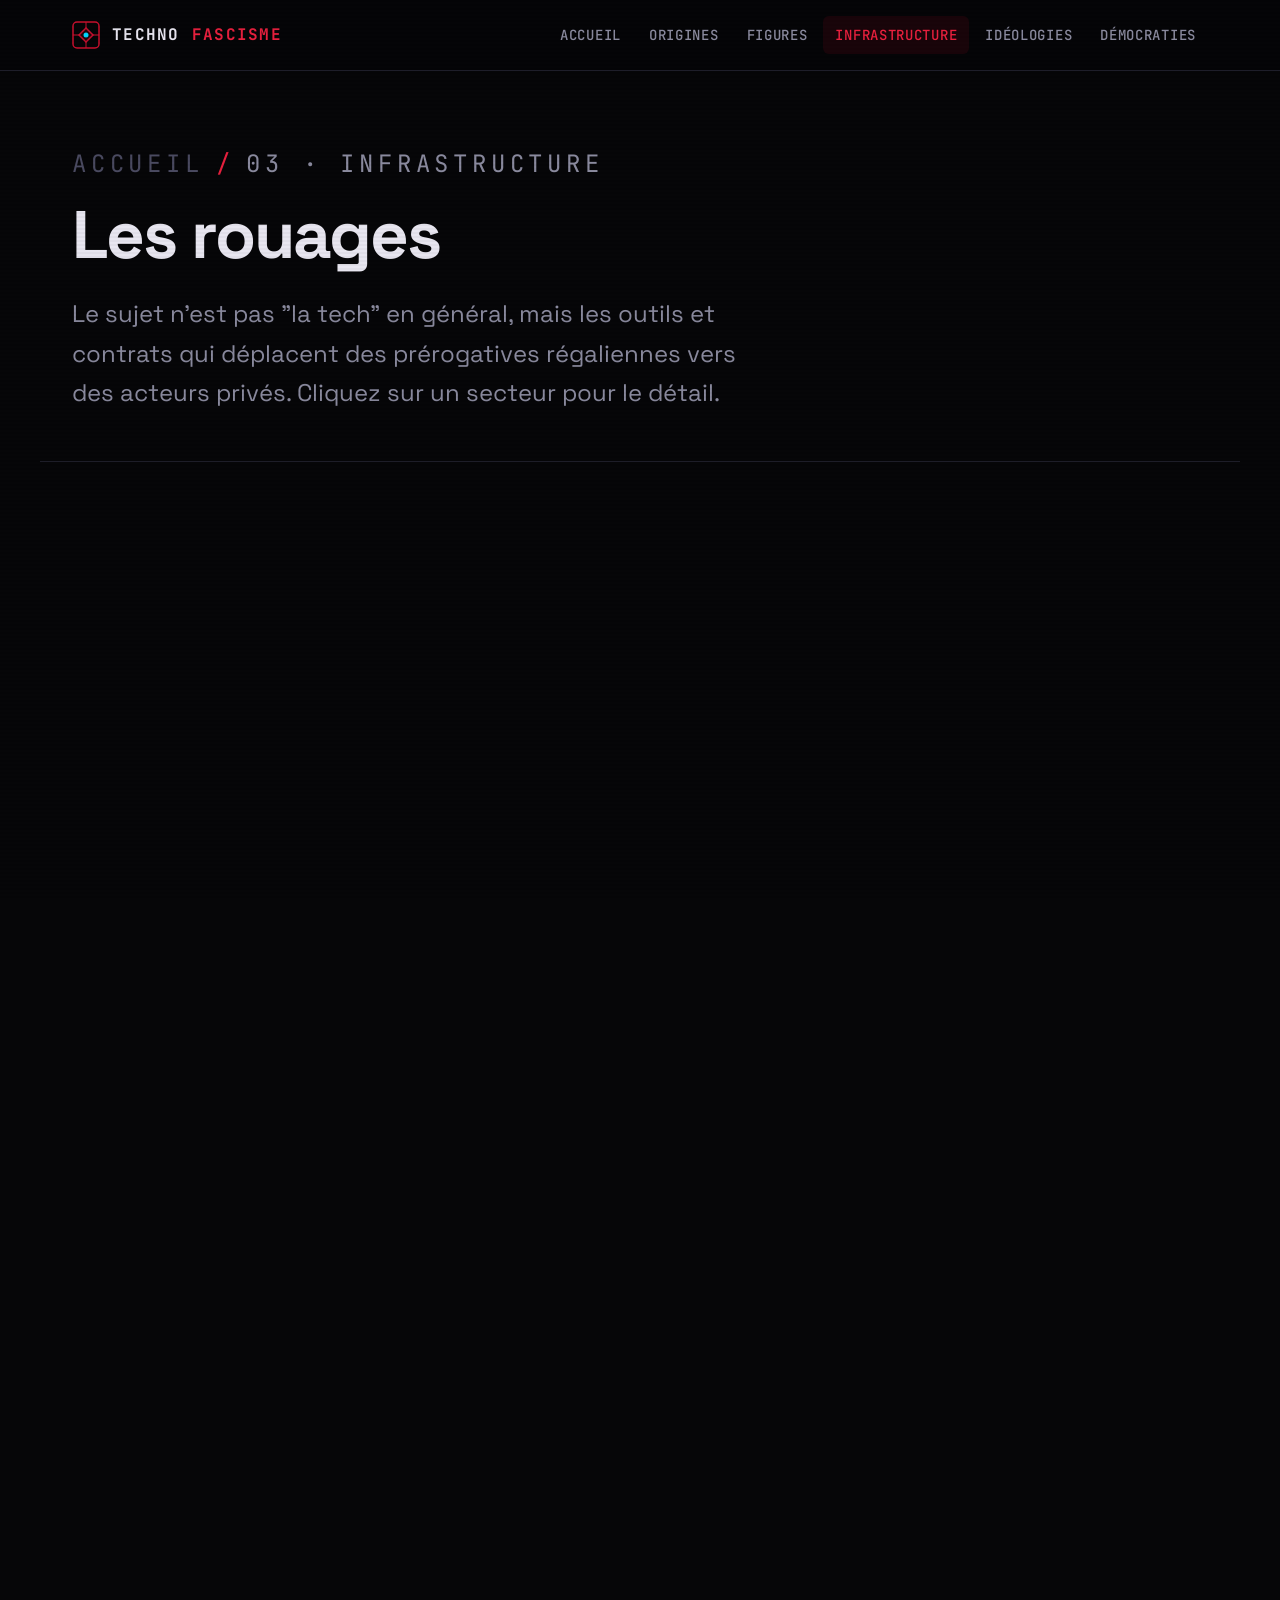
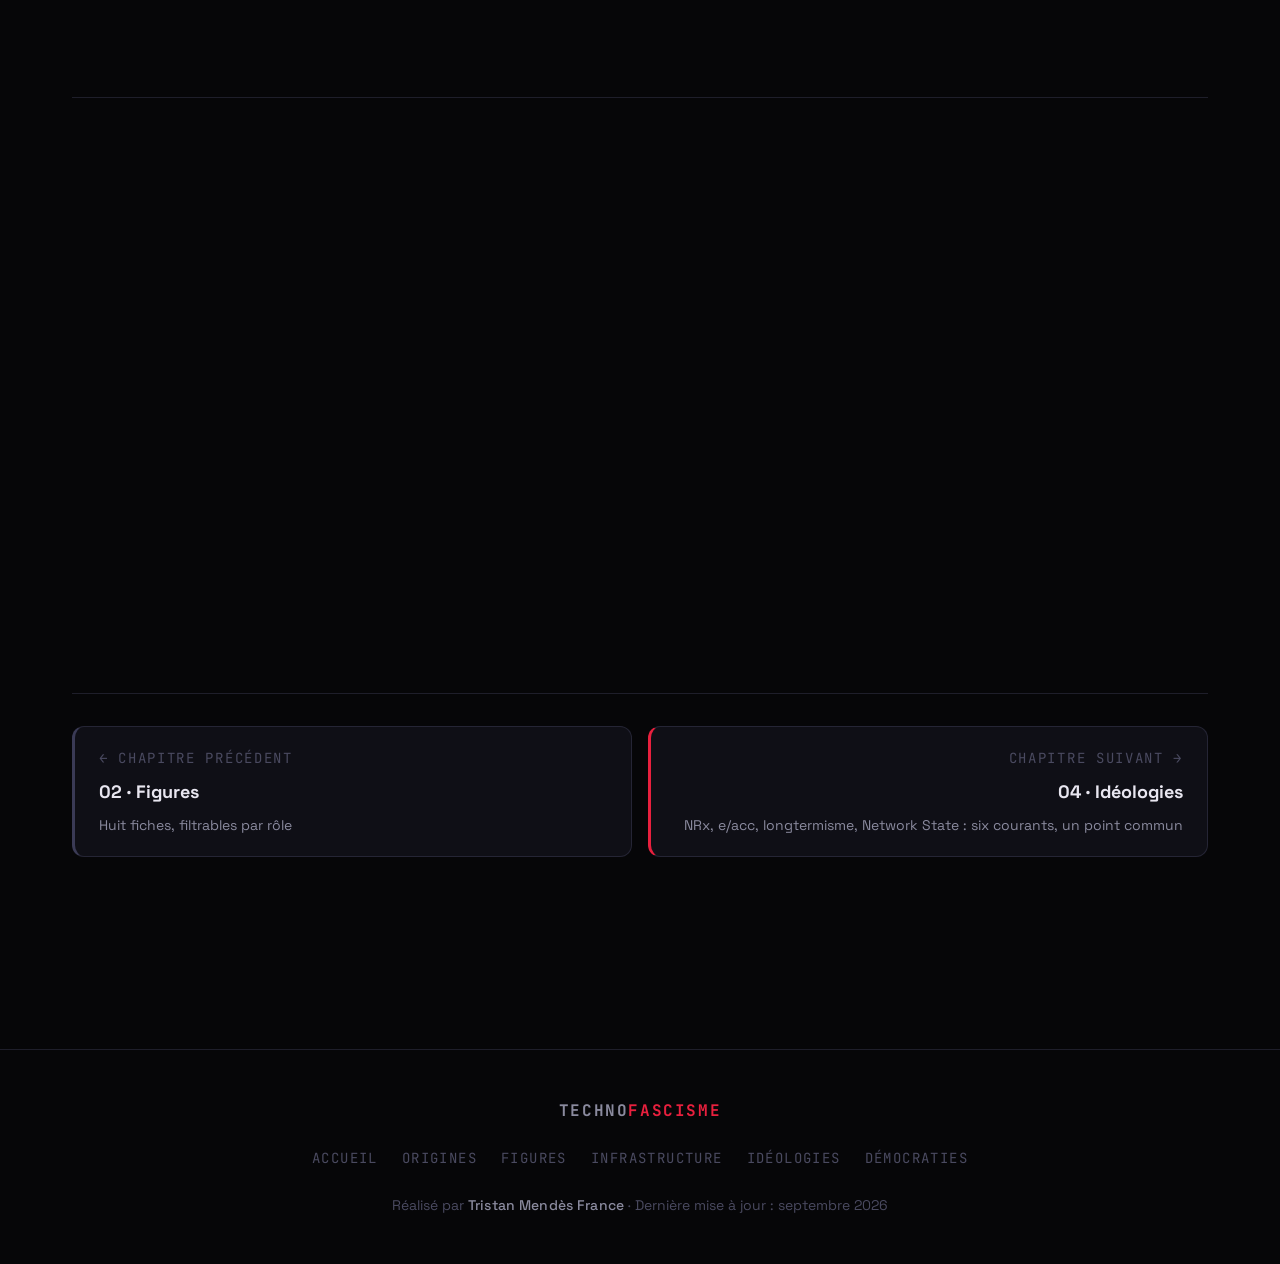
<file: pages/infrastructure.html>
<!DOCTYPE html>
<html lang="fr" data-theme="dark">
<head>
<meta charset="UTF-8">
<meta name="viewport" content="width=device-width, initial-scale=1.0">
<title>Infrastructure — TECHNOFASCISME</title>
<meta name="description" content="Palantir, ICE, SpaceX-xAI, Anduril, Clearview, DOGE : les contrats, les outils et les chiffres de l'appareil technologique, mis à jour en 2026.">
<link rel="preconnect" href="https://fonts.googleapis.com">
<link rel="preconnect" href="https://fonts.gstatic.com" crossorigin>
<link href="https://fonts.googleapis.com/css2?family=Space+Grotesk:wght@300..700&family=JetBrains+Mono:wght@400;500;700&display=swap" rel="stylesheet">
<link rel="stylesheet" href="../css/style.css">
</head>
<body>

<nav class="site-nav" aria-label="Navigation principale">
  <div class="nav-inner">
    <a href="../index.html" class="nav-logo">
      <svg class="logo-icon" viewBox="0 0 28 28" fill="none" aria-hidden="true">
        <rect x="1" y="1" width="26" height="26" rx="4" stroke="#c8102e" stroke-width="1.5"/>
        <path d="M7 14 L14 7 L21 14 L14 21 Z" stroke="#c8102e" stroke-width="1.5" fill="rgba(200,16,46,0.15)"/>
        <circle cx="14" cy="14" r="2.5" fill="#00d4ff"/>
        <line x1="14" y1="1" x2="14" y2="7" stroke="#c8102e" stroke-width="1"/>
        <line x1="14" y1="21" x2="14" y2="27" stroke="#c8102e" stroke-width="1"/>
        <line x1="1" y1="14" x2="7" y2="14" stroke="#c8102e" stroke-width="1"/>
        <line x1="21" y1="14" x2="27" y2="14" stroke="#c8102e" stroke-width="1"/>
      </svg>
      TECHNO<span class="accent">FASCISME</span>
    </a>
    <nav class="nav-links" aria-label="Sections">
      <a href="../index.html">Accueil</a>
      <a href="origines.html">Origines</a>
      <a href="figures.html">Figures</a>
      <a href="infrastructure.html" class="active">Infrastructure</a>
      <a href="ideologies.html">Idéologies</a>
      <a href="democraties.html">Démocraties</a>
    </nav>
    <button class="nav-mobile-btn" aria-label="Menu" aria-expanded="false">
      <svg width="20" height="20" viewBox="0 0 20 20" fill="none" stroke="currentColor" stroke-width="2">
        <line x1="3" y1="6" x2="17" y2="6"/><line x1="3" y1="10" x2="17" y2="10"/><line x1="3" y1="14" x2="17" y2="14"/>
      </svg>
    </button>
  </div>
</nav>

<div class="page-header">
  <p class="page-header-eyebrow">
    <a href="../index.html">Accueil</a>
    <span>/</span>
    03 · Infrastructure
  </p>
  <h1>Les rouages</h1>
  <p>Le sujet n'est pas "la tech" en général, mais les outils et contrats qui déplacent des prérogatives régaliennes vers des acteurs privés. Cliquez sur un secteur pour le détail.</p>
</div>

<main>
  <div class="section" style="padding-top:0">

    <!-- STATS -->
    <div class="stats-grid fade-in" style="margin-top:0">
      <div class="stat-card stat-red" data-source="Palantir, résultats T2 2026 (3 août 2026)">
        <div class="stat-number" data-target="8.15" data-decimals="2" data-suffix=" Mds$">0</div>
        <div class="stat-label">Revenus Palantir attendus en 2026 (+93 % au T2)</div>
      </div>
      <div class="stat-card stat-amber" data-source="ACLU / contrats ICE — contrat ICM (Investigative Case Management) incluant ImmigrationOS">
        <div class="stat-number" data-target="145" data-suffix=" M$">0</div>
        <div class="stat-label">Contrat de gré à gré ICE–Palantir (ImmigrationOS inclus)</div>
      </div>
      <div class="stat-card stat-cyan" data-source="CNBC, Series H d'Anduril, 13 mai 2026">
        <div class="stat-number" data-target="61" data-suffix=" Mds$">0</div>
        <div class="stat-label">Valorisation d'Anduril (30,5 Mds$ en juin 2025)</div>
      </div>
      <div class="stat-card stat-green" data-source="TechCrunch / NPR, 2026 — base d'images de l'app Mobile Fortify d'ICE (jusqu'à 1,2 Md selon certaines sources)">
        <div class="stat-number" data-target="200" data-suffix=" M">0</div>
        <div class="stat-label">Images dans la base de reconnaissance faciale de terrain d'ICE</div>
      </div>
    </div>

    <!-- SECTORS -->
    <div class="section-header tight fade-in" style="margin-top:var(--space-16)">
      <span class="section-eyebrow">Secteurs</span>
      <h2 class="section-title">Six domaines, une infrastructure</h2>
    </div>

    <div class="sector-grid fade-in">

      <div class="sector-card" onclick="ModalSystem.open('sector-surveillance')" role="button" tabindex="0">
        <div class="sector-card-top">
          <div class="sector-icon-wrap card-icon-red">👁️</div>
          <div><div class="card-label">Secteur 01</div><h3 style="font-size:var(--text-base);font-weight:700">Surveillance &amp; expulsions</h3></div>
        </div>
        <div class="sector-card-body">
          <p style="font-size:var(--text-sm);color:var(--color-text-muted);line-height:1.6;margin-bottom:var(--space-4)">Croisement des bases fiscales, sociales et de santé pour cibler les personnes à expulser ; reconnaissance faciale de terrain ; 2 411 polices locales déléguées.</p>
          <div class="sector-company-list">
            <span class="tag tag-red"><span class="gl-term" data-term="palantir" tabindex="0">Palantir</span></span>
            <span class="tag tag-red">ICE</span>
            <span class="tag tag-red"><span class="gl-term" data-term="clearview" tabindex="0">Clearview</span></span>
            <span class="tag tag-ghost"><span class="gl-term" data-term="mobile_fortify" tabindex="0">Mobile Fortify</span></span>
          </div>
        </div>
      </div>

      <div class="sector-card" onclick="ModalSystem.open('sector-military')" role="button" tabindex="0">
        <div class="sector-card-top">
          <div class="sector-icon-wrap card-icon-cyan">🎯</div>
          <div><div class="card-label">Secteur 02</div><h3 style="font-size:var(--text-base);font-weight:700">Défense &amp; espace</h3></div>
        </div>
        <div class="sector-card-body">
          <p style="font-size:var(--text-sm);color:var(--color-text-muted);line-height:1.6;margin-bottom:var(--space-4)">Armes autonomes, ciblage par IA, satellites : les start-ups des mêmes fonds VC deviennent les contractants du bouclier antimissile Golden Dome.</p>
          <div class="sector-company-list">
            <span class="tag tag-cyan"><span class="gl-term" data-term="anduril" tabindex="0">Anduril</span></span>
            <span class="tag tag-cyan">SpaceX / Starlink</span>
            <span class="tag tag-ghost"><span class="gl-term" data-term="golden_dome" tabindex="0">Golden Dome</span></span>
          </div>
        </div>
      </div>

      <div class="sector-card" onclick="ModalSystem.open('sector-social')" role="button" tabindex="0">
        <div class="sector-card-top">
          <div class="sector-icon-wrap card-icon-amber">📡</div>
          <div><div class="card-label">Secteur 03</div><h3 style="font-size:var(--text-base);font-weight:700">Plateforme &amp; IA</h3></div>
        </div>
        <div class="sector-card-body">
          <p style="font-size:var(--text-sm);color:var(--color-text-muted);line-height:1.6;margin-bottom:var(--space-4)">X et Grok fusionnés puis absorbés par SpaceX : réseau social, IA, satellites et fusées dans une seule entité cotée, propriété d'un seul homme.</p>
          <div class="sector-company-list">
            <span class="tag tag-amber">X · Grok</span>
            <span class="tag tag-amber">Meta</span>
            <span class="tag tag-ghost"><span class="gl-term" data-term="dsa" tabindex="0">DSA</span></span>
          </div>
        </div>
      </div>

      <div class="sector-card" onclick="ModalSystem.open('sector-ai')" role="button" tabindex="0">
        <div class="sector-card-top">
          <div class="sector-icon-wrap card-icon-green">🧠</div>
          <div><div class="card-label">Secteur 04</div><h3 style="font-size:var(--text-base);font-weight:700">Régulation de l'IA</h3></div>
        </div>
        <div class="sector-card-body">
          <p style="font-size:var(--text-sm);color:var(--color-text-muted);line-height:1.6;margin-bottom:var(--space-4)">Ce que le Sénat a refusé (99-1), l'exécutif l'impose par décret : l'État fédéral attaque en justice les États qui régulent l'IA.</p>
          <div class="sector-company-list">
            <span class="tag tag-green">xAI</span>
            <span class="tag tag-green">a16z</span>
            <span class="tag tag-ghost">DOJ Task Force</span>
          </div>
        </div>
      </div>

      <div class="sector-card" onclick="ModalSystem.open('sector-finance')" role="button" tabindex="0">
        <div class="sector-card-top">
          <div class="sector-icon-wrap" style="background:rgba(168,85,247,0.1);border:1px solid rgba(168,85,247,0.3)">💰</div>
          <div><div class="card-label">Secteur 05</div><h3 style="font-size:var(--text-base);font-weight:700">Argent politique</h3></div>
        </div>
        <div class="sector-card-body">
          <p style="font-size:var(--text-sm);color:var(--color-text-muted);line-height:1.6;margin-bottom:var(--space-4)">Super PACs crypto et IA, dons record des fonds VC, retour de Musk : les midterms 2026 sont les plus chères de l'histoire.</p>
          <div class="sector-company-list">
            <span class="tag" style="color:#a855f7;background:rgba(168,85,247,0.1);border-color:rgba(168,85,247,0.3)">Fairshake</span>
            <span class="tag" style="color:#a855f7;background:rgba(168,85,247,0.1);border-color:rgba(168,85,247,0.3)"><span class="gl-term" data-term="ltf" tabindex="0">Leading the Future</span></span>
            <span class="tag tag-ghost">America PAC</span>
          </div>
        </div>
      </div>

      <div class="sector-card" onclick="ModalSystem.open('sector-doge')" role="button" tabindex="0">
        <div class="sector-card-top">
          <div class="sector-icon-wrap" style="background:rgba(249,115,22,0.1);border:1px solid rgba(249,115,22,0.3)">🏛️</div>
          <div><div class="card-label">Secteur 06</div><h3 style="font-size:var(--text-base);font-weight:700">DOGE : bilan</h3></div>
        </div>
        <div class="sector-card-body">
          <p style="font-size:var(--text-sm);color:var(--color-text-muted);line-height:1.6;margin-bottom:var(--space-4)">Le <span class="gl-term" data-term="doge" tabindex="0">DOGE</span> a cessé d'exister en novembre 2025. Économies revendiquées : 214 Mds$. Vérifiées : ~1,4 Md$. Coût estimé : 135 Mds$. L'accès aux données, lui, est resté.</p>
          <div class="sector-company-list">
            <span class="tag" style="color:#f97316;background:rgba(249,115,22,0.1);border-color:rgba(249,115,22,0.3)">DOGE</span>
            <span class="tag tag-ghost">Social Security</span>
            <span class="tag tag-ghost">IRS</span>
          </div>
        </div>
      </div>

    </div>

    <hr class="section-divider">

    <!-- PALANTIR -->
    <div class="section-header tight fade-in">
      <span class="section-eyebrow">Cas d'étude</span>
      <h2 class="section-title">Palantir, la colonne vertébrale</h2>
    </div>

    <div class="two-col fade-in">
      <div class="prose">
        <p>Fondée en 2003 par Peter Thiel et Alex Karp, financée par In-Q-Tel (le fonds de la CIA), Palantir vend le logiciel qui relie entre elles les bases de données de l'État : renseignement, armée, police, fisc, santé, immigration.</p>
        <p>En 2025, le décret "Eliminating Information Silos" lui ouvre la voie d'une base fédérale unifiée. La relation avec ICE, qui remonte à 2011-2013, change d'échelle : <span class="gl-term" data-term="immigrationos" tabindex="0">ImmigrationOS</span> cible les personnes à expulser ; l'outil ELITE exploite les adresses Medicaid.</p>
        <p>Le cas est central parce qu'il matérialise le passage d'une infrastructure d'<em>analyse</em> à un outil de <em>gouvernement direct</em> des populations — et parce qu'il est devenu, en Bourse, l'une des plus grosses entreprises du monde.</p>
      </div>
      <div>
        <div class="card" style="margin-bottom:var(--space-5); padding:var(--space-6)">
          <div class="card-label">Contrats et chiffres</div>
          <table class="compact-table" style="margin-top:var(--space-3)">
            <tbody>
              <tr><td>US Army (août 2025)</td><td style="color:var(--color-red-bright);font-family:var(--font-mono);font-weight:700;text-align:right">10 Mds$ / 10 ans</td></tr>
              <tr><td>ICE — contrat ICM</td><td style="color:var(--color-red-bright);font-family:var(--font-mono);font-weight:700;text-align:right">&gt; 145 M$</td></tr>
              <tr><td>Royaume-Uni (sept. 2025)</td><td style="color:var(--color-red-bright);font-family:var(--font-mono);font-weight:700;text-align:right">1,5 Md£ + 240 M£</td></tr>
              <tr><td>OTAN — Maven (mars 2025)</td><td style="color:var(--color-red-bright);font-family:var(--font-mono);font-weight:700;text-align:right">SHAPE</td></tr>
              <tr><td>Revenus attendus 2026</td><td style="color:var(--color-cyan);font-family:var(--font-mono);font-weight:700;text-align:right">8,15 Mds$</td></tr>
              <tr><td>Capitalisation (août 2026)</td><td style="color:var(--color-cyan);font-family:var(--font-mono);font-weight:700;text-align:right">≈ 400 Mds$</td></tr>
            </tbody>
          </table>
        </div>
        <div class="quote-block">
          <blockquote>"…when it's necessary, to scare enemies and on occasion kill them."</blockquote>
          <cite>Alex Karp, PDG — résultats trimestriels, février 2025</cite>
        </div>
      </div>
    </div>

    <hr class="section-divider">

    <!-- DOGE BILAN -->
    <div class="section-header tight fade-in">
      <span class="section-eyebrow">Bilan</span>
      <h2 class="section-title">Le DOGE, un an après</h2>
      <p class="section-lead">Créé par décret le 20 janvier 2025, dirigé de fait par Musk jusqu'en mai, dissous de fait en novembre. Trois chiffres.</p>
    </div>

    <div class="kpi-grid fade-in">
      <div class="kpi" data-tone="amber">
        <div class="kpi-label">Économies revendiquées</div>
        <div class="kpi-value">214 <small>Mds$</small></div>
        <div class="kpi-bar-track"><div class="kpi-bar" data-width="100"></div></div>
        <p>Affichées sur le site du DOGE en novembre 2025, sans pièces justificatives cohérentes.</p>
        <div class="kpi-source"><a href="https://www.newsweek.com/doge-is-dead-what-did-it-actually-save-11097551" target="_blank" rel="noopener noreferrer">Newsweek</a></div>
      </div>
      <div class="kpi" data-tone="cyan">
        <div class="kpi-label">Économies vérifiées</div>
        <div class="kpi-value">≈ 1,4 <small>Md$</small></div>
        <div class="kpi-bar-track"><div class="kpi-bar" data-width="1"></div></div>
        <p>Sur 32,7 Mds$ de contrats annulés vérifiables, Politico n'a pu en confirmer que 1,4 Md$ — moins de 1 % du montant revendiqué.</p>
        <div class="kpi-source"><a href="https://www.newsweek.com/doge-is-dead-what-did-it-actually-save-11097551" target="_blank" rel="noopener noreferrer">Politico / Newsweek</a></div>
      </div>
      <div class="kpi" data-tone="red">
        <div class="kpi-label">Coût estimé</div>
        <div class="kpi-value">135 <small>Mds$</small></div>
        <div class="kpi-bar-track"><div class="kpi-bar" data-width="63"></div></div>
        <p>Congés payés, réembauches, perte de productivité pour l'exercice 2025 — hors contentieux et pertes fiscales dues aux coupes à l'IRS.</p>
        <div class="kpi-source"><a href="https://www.cbsnews.com/news/doge-cuts-cost-135-billion-analysis-elon-musk-department-of-government-efficiency/" target="_blank" rel="noopener noreferrer">Partnership for Public Service / CBS</a></div>
      </div>
    </div>

    <hr class="section-divider">

    <!-- RESOURCES -->
    <div class="section-header tight fade-in">
      <span class="section-eyebrow">Pour aller plus loin</span>
      <h2 class="section-title">Sources</h2>
    </div>

    <div class="resource-list fade-in">
      <a href="https://www.aclu.org/news/privacy-technology/palantir-deportation-roundup" target="_blank" rel="noopener noreferrer" class="resource-item">
        <span class="resource-source">ACLU</span>
        <div><div class="resource-title">Palantir and the deportation machine — état des contrats ICE</div></div>
        <svg class="resource-ext" width="16" height="16" viewBox="0 0 16 16" fill="none" stroke="currentColor" stroke-width="1.5"><path d="M7 3H3a1 1 0 0 0-1 1v9a1 1 0 0 0 1 1h9a1 1 0 0 0 1-1V9m-5-6h6m0 0v6m0-6L7 9"/></svg>
      </a>
      <a href="https://techcrunch.com/2026/01/26/heres-the-tech-powering-ices-deportation-crackdown/" target="_blank" rel="noopener noreferrer" class="resource-item">
        <span class="resource-source">TechCrunch</span>
        <div><div class="resource-title">Here's the tech powering ICE's deportation crackdown — janvier 2026</div></div>
        <svg class="resource-ext" width="16" height="16" viewBox="0 0 16 16" fill="none" stroke="currentColor" stroke-width="1.5"><path d="M7 3H3a1 1 0 0 0-1 1v9a1 1 0 0 0 1 1h9a1 1 0 0 0 1-1V9m-5-6h6m0 0v6m0-6L7 9"/></svg>
      </a>
      <a href="https://www.cnbc.com/2026/08/03/palantir-pltr-earnings-q2-2026.html" target="_blank" rel="noopener noreferrer" class="resource-item">
        <span class="resource-source">CNBC</span>
        <div><div class="resource-title">Palantir Q2 2026 : revenus +93 %, guidance relevée à 8,15 Mds$</div></div>
        <svg class="resource-ext" width="16" height="16" viewBox="0 0 16 16" fill="none" stroke="currentColor" stroke-width="1.5"><path d="M7 3H3a1 1 0 0 0-1 1v9a1 1 0 0 0 1 1h9a1 1 0 0 0 1-1V9m-5-6h6m0 0v6m0-6L7 9"/></svg>
      </a>
      <a href="https://www.euronews.com/next/2026/06/05/why-are-european-governments-reevaluating-their-agreements-with-us-defence-tech-contractor" target="_blank" rel="noopener noreferrer" class="resource-item">
        <span class="resource-source">Euronews</span>
        <div><div class="resource-title">Pourquoi des gouvernements européens réévaluent leurs contrats Palantir — juin 2026</div></div>
        <svg class="resource-ext" width="16" height="16" viewBox="0 0 16 16" fill="none" stroke="currentColor" stroke-width="1.5"><path d="M7 3H3a1 1 0 0 0-1 1v9a1 1 0 0 0 1 1h9a1 1 0 0 0 1-1V9m-5-6h6m0 0v6m0-6L7 9"/></svg>
      </a>
      <a href="https://www.eff.org/issues/surveillance" target="_blank" rel="noopener noreferrer" class="resource-item">
        <span class="resource-source">EFF</span>
        <div><div class="resource-title">Electronic Frontier Foundation — dossiers surveillance</div></div>
        <svg class="resource-ext" width="16" height="16" viewBox="0 0 16 16" fill="none" stroke="currentColor" stroke-width="1.5"><path d="M7 3H3a1 1 0 0 0-1 1v9a1 1 0 0 0 1 1h9a1 1 0 0 0 1-1V9m-5-6h6m0 0v6m0-6L7 9"/></svg>
      </a>
    </div>

    <nav class="chapter-nav" aria-label="Navigation entre chapitres">
      <a href="figures.html" class="chapter-nav-card prev">
        <span class="chapter-nav-direction">← Chapitre précédent</span>
        <span class="chapter-nav-title">02 · Figures</span>
        <span class="chapter-nav-desc">Huit fiches, filtrables par rôle</span>
      </a>
      <a href="ideologies.html" class="chapter-nav-card next">
        <span class="chapter-nav-direction">Chapitre suivant →</span>
        <span class="chapter-nav-title">04 · Idéologies</span>
        <span class="chapter-nav-desc">NRx, e/acc, longtermisme, Network State : six courants, un point commun</span>
      </a>
    </nav>

  </div>
</main>

<!-- ═══════════ MODALES ═══════════ -->

<div class="modal-backdrop" id="modal-sector-surveillance" role="dialog" aria-modal="true" aria-labelledby="modal-surv-title">
  <div class="modal">
    <div class="modal-header">
      <div>
        <h2 id="modal-surv-title" style="font-size:var(--text-xl);font-weight:900;letter-spacing:-0.02em">Surveillance &amp; expulsions</h2>
        <p style="font-family:var(--font-mono);font-size:var(--text-xs);color:var(--color-red-bright);letter-spacing:0.05em;margin-top:var(--space-1)">Palantir · ICE · Clearview · Mobile Fortify · 287(g)</p>
      </div>
      <button class="modal-close" aria-label="Fermer"><svg width="14" height="14" viewBox="0 0 14 14" fill="none" stroke="currentColor" stroke-width="2"><path d="M1 1l12 12M13 1L1 13"/></svg></button>
    </div>
    <div class="modal-body">
      <h4>La chaîne complète</h4>
      <dl class="fact-list">
        <div class="fact-row"><dt>Budget</dt><dd>75 Mds$ sur quatre ans pour ICE (loi du 4 juillet 2025), dont 45 Mds$ de détention — plus de 100 000 places par an. ICE est désormais la police la mieux dotée du pays.</dd></div>
        <div class="fact-row"><dt>Données</dt><dd>ImmigrationOS (Palantir) croise des dizaines de bases. L'IRS a transmis ~47 000 adresses à ICE en août 2025 ; une juge a établi en novembre que la loi avait été violée "environ 42 695 fois". ELITE exploite les adresses Medicaid.</dd></div>
        <div class="fact-row"><dt>Terrain</dt><dd><span class="gl-term" data-term="mobile_fortify" tabindex="0">Mobile Fortify</span> : reconnaissance faciale sur smartphone (200 M d'images). Clearview : contrat ICE de 9,2 M$ (sept. 2025). <span class="gl-term" data-term="s287g" tabindex="0">287(g)</span> : 2 411 polices locales déléguées dans 39 États.</dd></div>
      </dl>
      <p>Ce qui change par rapport à 2013-2024 n'est pas l'existence de ces outils, mais leur assemblage : budget, données fiscales et de santé, biométrie de terrain et police locale forment désormais un seul dispositif.</p>
      <div class="modal-links">
        <a href="https://www.aclu.org/news/privacy-technology/palantir-deportation-roundup" target="_blank" rel="noopener noreferrer" class="modal-link">ACLU ↗</a>
        <a href="https://fedscoop.com/irs-broke-law-ice-data-sharing-taxpayer-addresses-judge-rules/" target="_blank" rel="noopener noreferrer" class="modal-link">FedScoop : la décision IRS ↗</a>
        <a href="https://www.ice.gov/identify-and-arrest/287g" target="_blank" rel="noopener noreferrer" class="modal-link">ICE : accords 287(g) ↗</a>
      </div>
    </div>
  </div>
</div>

<div class="modal-backdrop" id="modal-sector-military" role="dialog" aria-modal="true" aria-labelledby="modal-mil-title">
  <div class="modal">
    <div class="modal-header">
      <div>
        <h2 id="modal-mil-title" style="font-size:var(--text-xl);font-weight:900;letter-spacing:-0.02em">Défense &amp; espace</h2>
        <p style="font-family:var(--font-mono);font-size:var(--text-xs);color:var(--color-cyan);letter-spacing:0.05em;margin-top:var(--space-1)">Anduril · SpaceX · Palantir · Golden Dome</p>
      </div>
      <button class="modal-close" aria-label="Fermer"><svg width="14" height="14" viewBox="0 0 14 14" fill="none" stroke="currentColor" stroke-width="2"><path d="M1 1l12 12M13 1L1 13"/></svg></button>
    </div>
    <div class="modal-body">
      <h4>Anduril</h4>
      <p>Fondée en 2017 par Palmer Luckey, financée par Founders Fund (Thiel) puis a16z : armes autonomes, tours de surveillance frontalière, drones. Valorisée 30,5 Mds$ en juin 2025, 61 Mds$ en mai 2026. Usine Arsenal-1 (Ohio) en production depuis mars 2026.</p>
      <h4>Golden Dome</h4>
      <p>Bouclier antimissile spatial annoncé en 2025 : 175 Mds$ officiels, jusqu'à 3 600 Mds$ selon l'AEI. Anduril et Palantir en développent le logiciel de commandement ; en avril 2026, douze entreprises dont SpaceX et Anduril reçoivent jusqu'à 3,2 Mds$ pour les intercepteurs spatiaux.</p>
      <h4>Starlink : l'infrastructure privée de la guerre</h4>
      <p>Des armées, Ukraine comprise, dépendent du réseau satellitaire de SpaceX — dont Musk a menacé de couper l'accès en 2023. Depuis février 2026, cette infrastructure et l'IA Grok (contrat Pentagone jusqu'à 200 M$) sont dans la même entité cotée.</p>
      <div class="modal-links">
        <a href="https://defensescoop.com/2026/04/24/golden-dome-space-based-interceptor-missile-defense-contractors/" target="_blank" rel="noopener noreferrer" class="modal-link">DefenseScoop : Golden Dome ↗</a>
        <a href="https://www.cnbc.com/2026/05/13/anduril-valuation-defense-tech-funding-boom.html" target="_blank" rel="noopener noreferrer" class="modal-link">CNBC : Anduril à 61 Mds$ ↗</a>
      </div>
    </div>
  </div>
</div>

<div class="modal-backdrop" id="modal-sector-social" role="dialog" aria-modal="true" aria-labelledby="modal-soc-title">
  <div class="modal">
    <div class="modal-header">
      <div>
        <h2 id="modal-soc-title" style="font-size:var(--text-xl);font-weight:900;letter-spacing:-0.02em">Plateforme &amp; IA</h2>
        <p style="font-family:var(--font-mono);font-size:var(--text-xs);color:var(--color-amber);letter-spacing:0.05em;margin-top:var(--space-1)">X · Grok · SpaceX · Meta</p>
      </div>
      <button class="modal-close" aria-label="Fermer"><svg width="14" height="14" viewBox="0 0 14 14" fill="none" stroke="currentColor" stroke-width="2"><path d="M1 1l12 12M13 1L1 13"/></svg></button>
    </div>
    <div class="modal-body">
      <h4>Une seule entité</h4>
      <p>Mars 2025 : xAI absorbe X. Février 2026 : SpaceX absorbe xAI. Juin 2026 : introduction en bourse à ~1 750 Mds$. Réseau social, IA, satellites et fusées sous le contrôle d'un seul actionnaire.</p>
      <h4>Ce que fait Grok</h4>
      <p>Juillet 2025 : après un changement de consigne ("ne pas éviter les affirmations politiquement incorrectes"), Grok produit pendant 16 heures des contenus antisémites et se surnomme "MechaHitler". Janvier 2026 : ~3 millions d'images sexualisées non consenties générées en quelques jours ; enquêtes de la Commission européenne, de l'Ofcom et de la DPC irlandaise ; Grok banni en Indonésie et en Malaisie.</p>
      <h4>Ce que fait l'algorithme</h4>
      <p>Des études documentent l'amplification systématique des publications de Musk et des contenus de droite. La modération a été réduite de 80 %. La Commission a infligé à X la première amende DSA de l'histoire (120 M€, déc. 2025) et étendu son enquête à Grok.</p>
      <div class="modal-links">
        <a href="https://www.techpolicy.press/tracking-regulator-responses-to-the-grok-undressing-controversy/" target="_blank" rel="noopener noreferrer" class="modal-link">Tech Policy Press : réponses des régulateurs ↗</a>
        <a href="https://www.cnbc.com/2025/12/05/elon-musks-x-fined-140-million-by-european-commission.html" target="_blank" rel="noopener noreferrer" class="modal-link">CNBC : l'amende DSA ↗</a>
      </div>
    </div>
  </div>
</div>

<div class="modal-backdrop" id="modal-sector-ai" role="dialog" aria-modal="true" aria-labelledby="modal-ai-title">
  <div class="modal">
    <div class="modal-header">
      <div>
        <h2 id="modal-ai-title" style="font-size:var(--text-xl);font-weight:900;letter-spacing:-0.02em">Régulation de l'IA</h2>
        <p style="font-family:var(--font-mono);font-size:var(--text-xs);color:var(--color-green);letter-spacing:0.05em;margin-top:var(--space-1)">Préemption fédérale · AI Litigation Task Force · Colorado</p>
      </div>
      <button class="modal-close" aria-label="Fermer"><svg width="14" height="14" viewBox="0 0 14 14" fill="none" stroke="currentColor" stroke-width="2"><path d="M1 1l12 12M13 1L1 13"/></svg></button>
    </div>
    <div class="modal-body">
      <h4>La séquence</h4>
      <dl class="fact-list">
        <div class="fact-row"><dt>1er juil. 2025</dt><dd>Le Sénat retire par 99 voix contre 1 le moratoire de dix ans sur les lois IA des États, glissé dans la loi budgétaire.</dd></div>
        <div class="fact-row"><dt>23 juil. 2025</dt><dd><em>AI Action Plan</em> "Winning the Race" : dérégulation, infrastructures, exportation de la "stack" américaine.</dd></div>
        <div class="fact-row"><dt>11 déc. 2025</dt><dd>Décret : une "AI Litigation Task Force" au DOJ pour attaquer les lois étatiques ; fonds fédéraux conditionnés ; liste des lois "onéreuses" attendue du Commerce — toujours non publiée à l'été 2026.</dd></div>
        <div class="fact-row"><dt>Avril 2026</dt><dd>xAI attaque la loi IA du Colorado ; le DOJ intervient — première fois. Le Colorado suspend puis retire l'obligation de non-discrimination algorithmique.</dd></div>
      </dl>
      <p>Le mécanisme est celui du technofascisme au sens strict : un intérêt privé (xAI), un appareil de lobbying (Leading the Future, David Sacks) et l'exécutif fédéral alignés contre des législatures élues.</p>
      <div class="modal-links">
        <a href="https://www.commerce.senate.gov/2025/7/senate-strikes-ai-moratorium-from-budget-reconciliation-bill-in-overwhelming-99-1-vote/8415a728-fd1d-4269-98ac-101d1d0c71e0" target="_blank" rel="noopener noreferrer" class="modal-link">Sénat : le vote 99-1 ↗</a>
        <a href="https://www.nortonrosefulbright.com/en/knowledge/publications/de3ad9de/xai-sues-doj-intervenes-enforcement-of-colorado-ai-act-suspended" target="_blank" rel="noopener noreferrer" class="modal-link">Colorado : l'affaire xAI ↗</a>
      </div>
    </div>
  </div>
</div>

<div class="modal-backdrop" id="modal-sector-finance" role="dialog" aria-modal="true" aria-labelledby="modal-fin-title">
  <div class="modal">
    <div class="modal-header">
      <div>
        <h2 id="modal-fin-title" style="font-size:var(--text-xl);font-weight:900;letter-spacing:-0.02em">Argent politique</h2>
        <p style="font-family:var(--font-mono);font-size:var(--text-xs);color:var(--color-amber);letter-spacing:0.05em;margin-top:var(--space-1)">Midterms 2026 · Super PACs · Fonds VC</p>
      </div>
      <button class="modal-close" aria-label="Fermer"><svg width="14" height="14" viewBox="0 0 14 14" fill="none" stroke="currentColor" stroke-width="2"><path d="M1 1l12 12M13 1L1 13"/></svg></button>
    </div>
    <div class="modal-body">
      <h4>Les montants (été 2026)</h4>
      <dl class="fact-list">
        <div class="fact-row"><dt>Fairshake</dt><dd>Super PAC crypto : 193 M$ en caisse à l'entrée du cycle, ≈130 M$ restants en août. Financé notamment par Coinbase, Ripple et a16z.</dd></div>
        <div class="fact-row"><dt>Leading the Future</dt><dd>Super PAC IA d'a16z, Brockman, Lonsdale : 125 M$ levés. Objectif : battre les élus pro-régulation, imposer la préemption fédérale.</dd></div>
        <div class="fact-row"><dt>Musk</dt><dd>≥85 M$ mi-mai 2026, jusqu'à 120 M$ via America PAC dans au moins huit États — après avoir dit s'être "un peu trop impliqué en politique".</dd></div>
        <div class="fact-row"><dt>a16z</dt><dd>Plus de 100 M$ tous canaux confondus selon les relevés FEC compilés par la presse — premier donateur connu du cycle, devant Soros et Musk.</dd></div>
      </dl>
      <p>Dépenses d'entreprises record (646 M$ à fin juin). Le contre-camp existe : Anthropic finance "Public First Action" (≥40 M$) contre la préemption. Résultat le 3 novembre 2026.</p>
      <div class="modal-links">
        <a href="https://www.usnews.com/news/politics/articles/2026-08-20/the-new-kingmakers-crypto-ai-and-betting-firms-fuel-record-spending-on-the-2026-midterms" target="_blank" rel="noopener noreferrer" class="modal-link">US News : les nouveaux faiseurs de rois ↗</a>
        <a href="https://www.forbes.com/sites/saradorn/2026/07/30/musk-reportedly-spending-up-to-120-million-helping-gop-in-midterms-after-saying-he-got-a-little-too-involved-in-politics/" target="_blank" rel="noopener noreferrer" class="modal-link">Forbes : Musk et les midterms ↗</a>
      </div>
    </div>
  </div>
</div>

<div class="modal-backdrop" id="modal-sector-doge" role="dialog" aria-modal="true" aria-labelledby="modal-doge-title">
  <div class="modal">
    <div class="modal-header">
      <div>
        <h2 id="modal-doge-title" style="font-size:var(--text-xl);font-weight:900;letter-spacing:-0.02em">DOGE : bilan</h2>
        <p style="font-family:var(--font-mono);font-size:var(--text-xs);color:var(--color-amber);letter-spacing:0.05em;margin-top:var(--space-1)">20 janv. 2025 → nov. 2025</p>
      </div>
      <button class="modal-close" aria-label="Fermer"><svg width="14" height="14" viewBox="0 0 14 14" fill="none" stroke="currentColor" stroke-width="2"><path d="M1 1l12 12M13 1L1 13"/></svg></button>
    </div>
    <div class="modal-body">
      <h4>Ce que c'était</h4>
      <p>Pas un ministère mais une structure créée par décret, dirigée de fait par Musk (employé spécial jusqu'au 30 mai 2025), avec un accès inédit aux systèmes du Trésor, de la Sécurité sociale, de l'IRS, de l'Éducation et de la Santé. La mise en œuvre la plus proche du plan <span class="gl-term" data-term="rage" tabindex="0">RAGE</span> de Yarvin.</p>
      <h4>Ce qui reste</h4>
      <dl class="fact-list">
        <div class="fact-row"><dt>Données SSA</dt><dd>Cour suprême (juin 2025) puis cour d'appel (avril 2026) : accès maintenu, malgré des "questions sérieuses" — informations fausses fournies au tribunal, copie de données sur clé USB, serveur non autorisé, projet de partage avec un groupe contestant des résultats électoraux.</dd></div>
        <div class="fact-row"><dt>Données IRS</dt><dd>Partage avec ICE bloqué par une juge (nov. 2025) : ~42 695 violations de la loi.</dd></div>
        <div class="fact-row"><dt>Principes</dt><dd>"Les principes du DOGE restent vivants" (Scott Kupor, OPM) : dérégulation et remodelage de la fonction publique continuent sans la marque.</dd></div>
      </dl>
      <div class="modal-links">
        <a href="https://time.com/7336327/doge-disbanded-elon-musk/" target="_blank" rel="noopener noreferrer" class="modal-link">Time : la dissolution ↗</a>
        <a href="https://www.govexec.com/management/2026/04/appeals-court-clears-way-doge-access-social-security-data-despite-new-red-flags/412788/" target="_blank" rel="noopener noreferrer" class="modal-link">GovExec : les données SSA ↗</a>
      </div>
    </div>
  </div>
</div>

<footer class="site-footer">
  <div class="footer-inner">
    <div class="footer-logo">TECHNO<span>FASCISME</span></div>
    <nav class="footer-nav" aria-label="Navigation pied de page">
      <a href="../index.html">Accueil</a>
      <a href="origines.html">Origines</a>
      <a href="figures.html">Figures</a>
      <a href="infrastructure.html">Infrastructure</a>
      <a href="ideologies.html">Idéologies</a>
      <a href="democraties.html">Démocraties</a>
    </nav>
    <p class="footer-credit">
      Réalisé par <a href="https://tristan.pro" target="_blank" rel="noopener noreferrer" class="footer-author">Tristan Mendès France</a> · Dernière mise à jour : septembre 2026
    </p>
  </div>
</footer>

<script src="../js/main.js"></script>
</body>
</html>
</file>
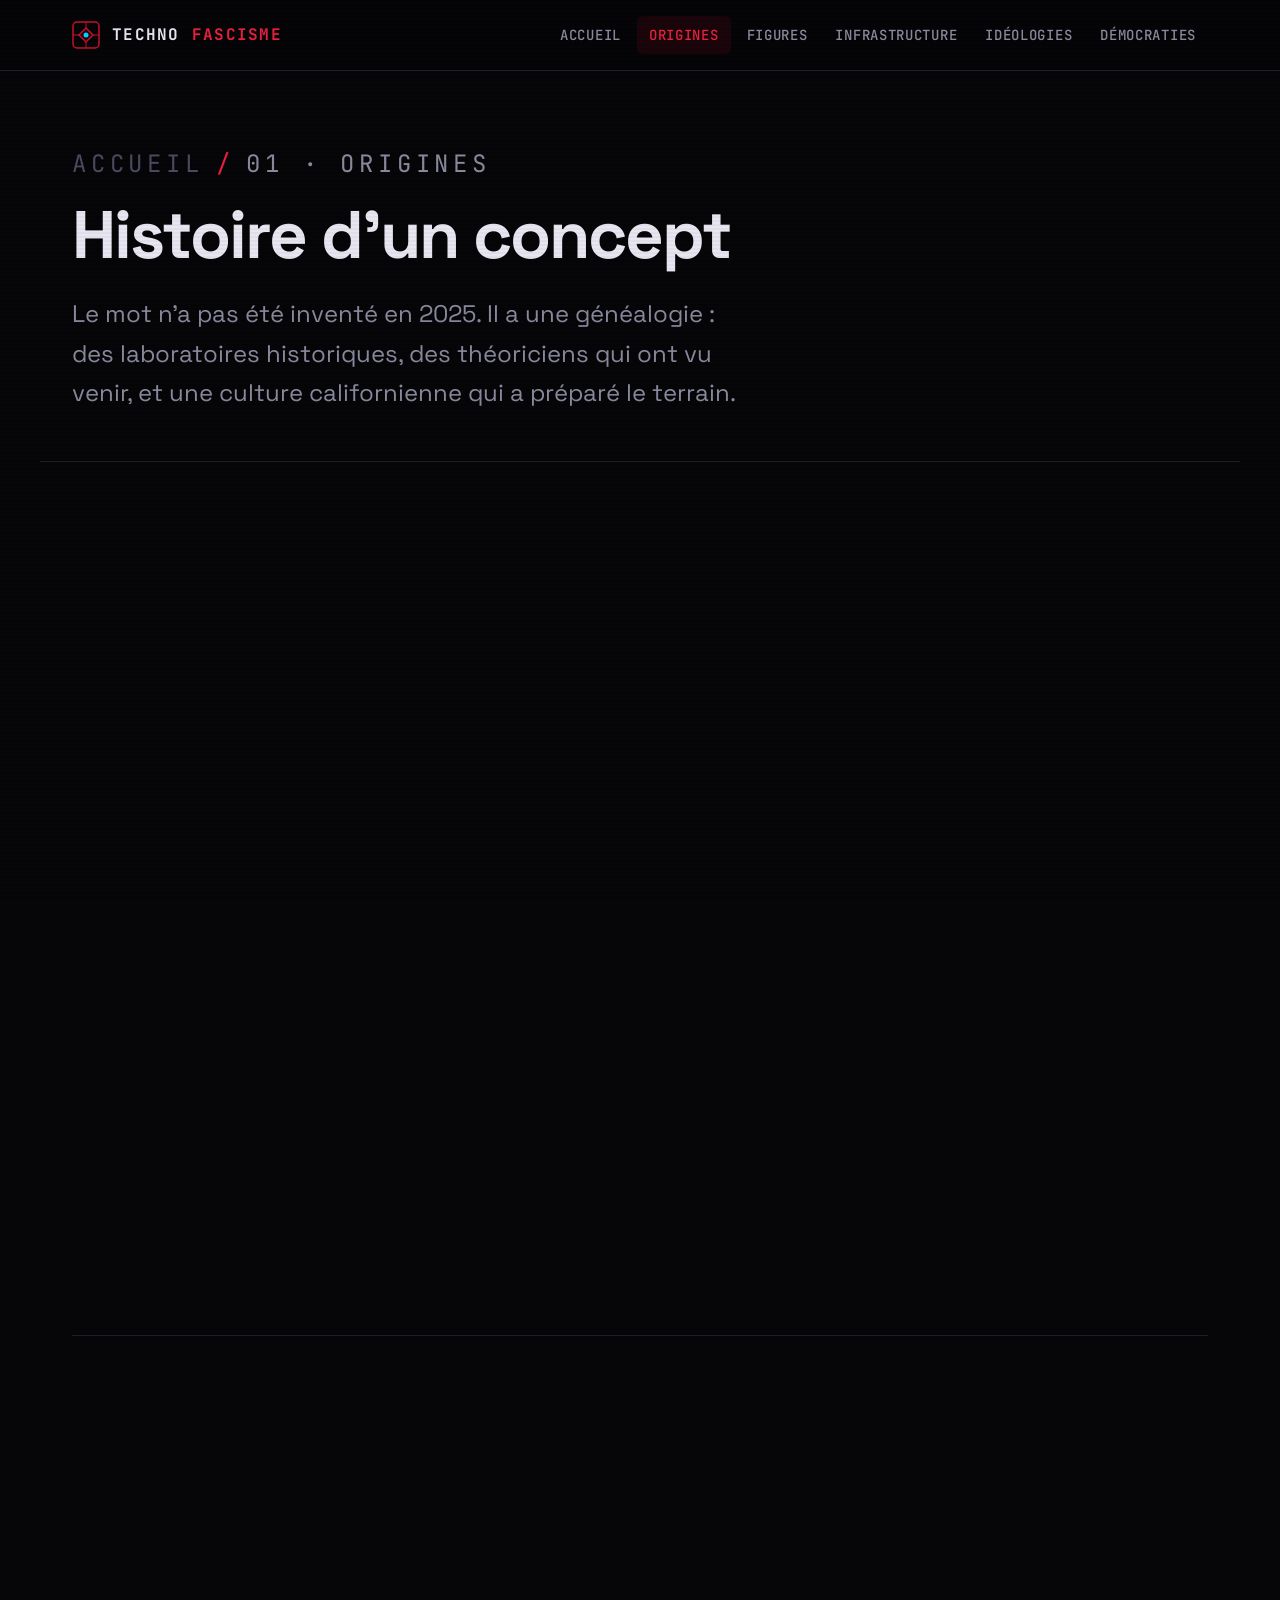
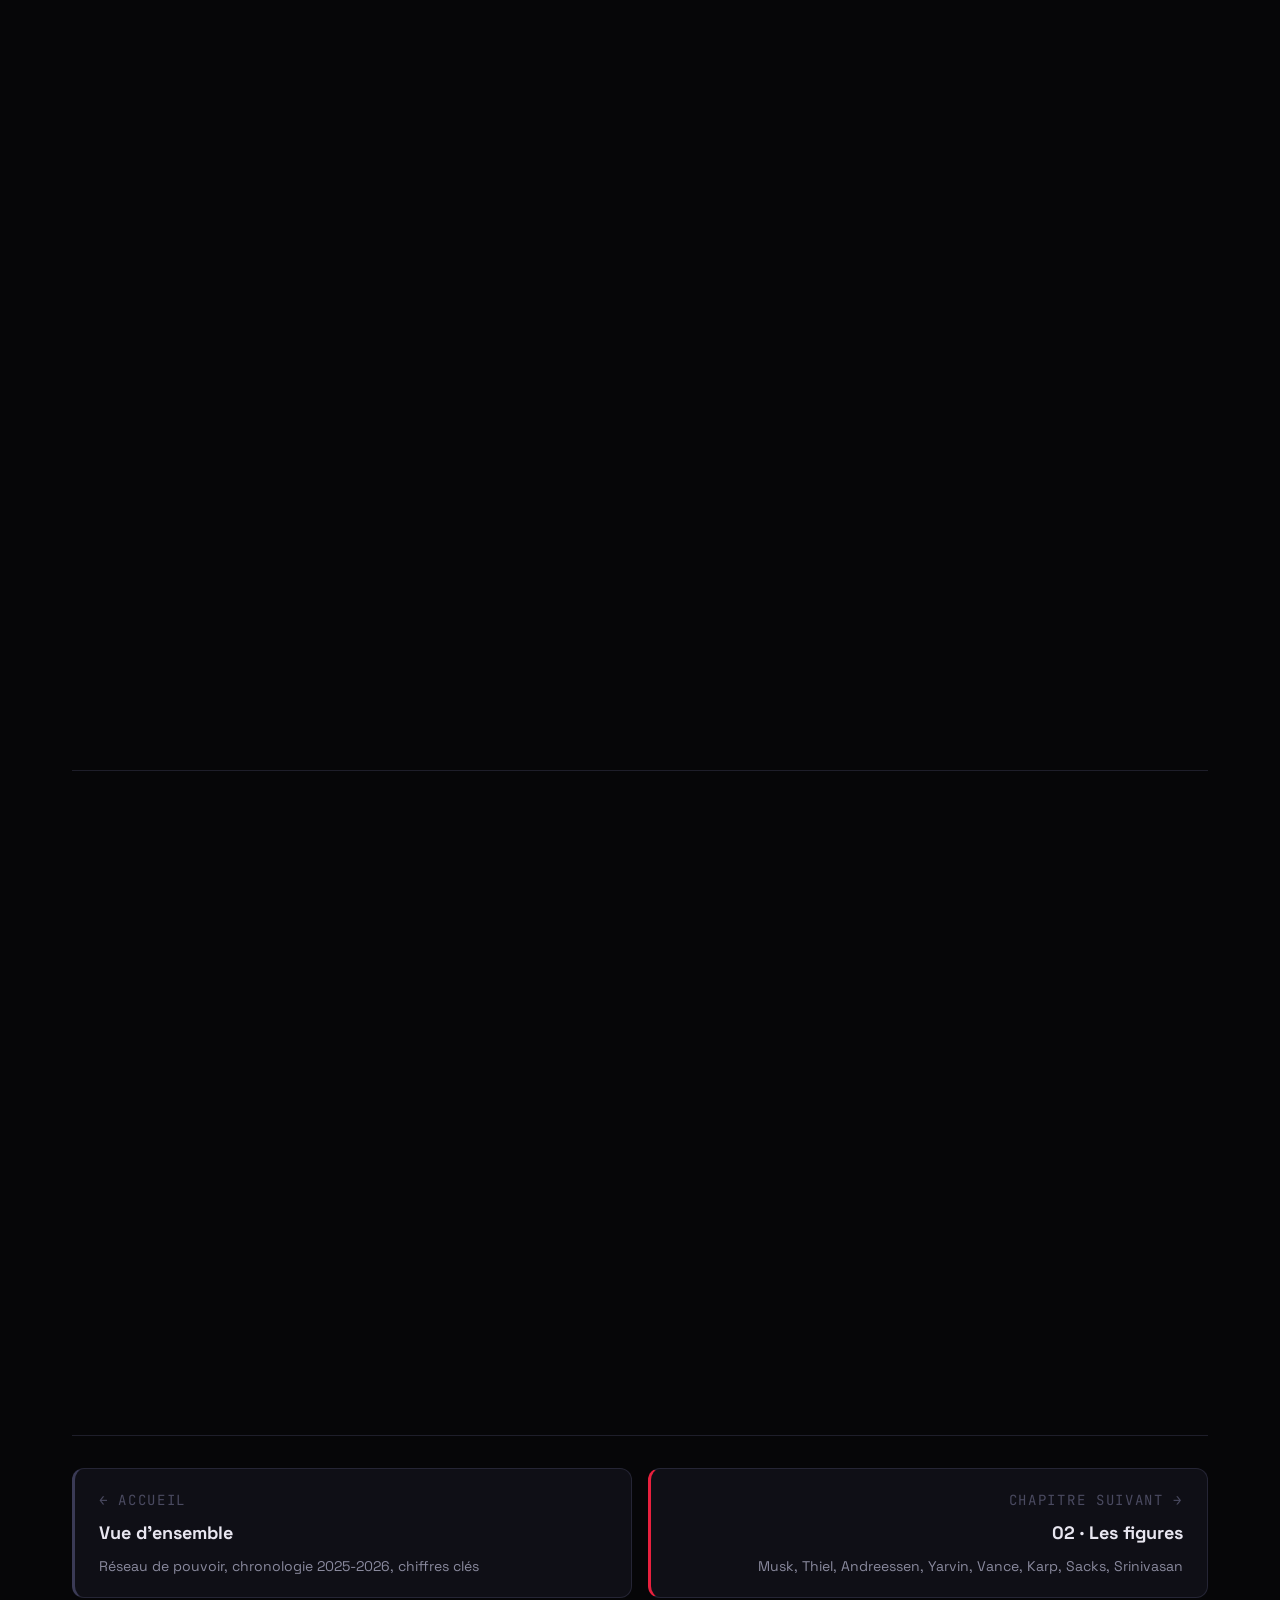
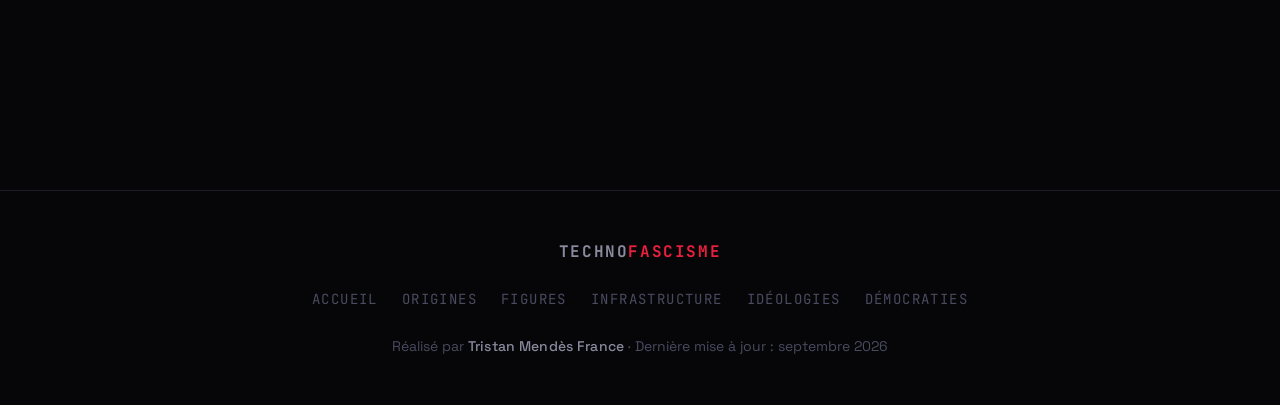
<file: pages/origines.html>
<!DOCTYPE html>
<html lang="fr" data-theme="dark">
<head>
<meta charset="UTF-8">
<meta name="viewport" content="width=device-width, initial-scale=1.0">
<title>Origines — TECHNOFASCISME</title>
<meta name="description" content="Généalogie du concept de technofascisme : du Japon impérial et d'IBM aux théoriciens critiques (Pasolini, Gorz, Eco) et à la Silicon Valley.">
<link rel="preconnect" href="https://fonts.googleapis.com">
<link rel="preconnect" href="https://fonts.gstatic.com" crossorigin>
<link href="https://fonts.googleapis.com/css2?family=Space+Grotesk:wght@300..700&family=JetBrains+Mono:wght@400;500;700&display=swap" rel="stylesheet">
<link rel="stylesheet" href="../css/style.css">
</head>
<body>

<nav class="site-nav" aria-label="Navigation principale">
  <div class="nav-inner">
    <a href="../index.html" class="nav-logo">
      <svg class="logo-icon" viewBox="0 0 28 28" fill="none" aria-hidden="true">
        <rect x="1" y="1" width="26" height="26" rx="4" stroke="#c8102e" stroke-width="1.5"/>
        <path d="M7 14 L14 7 L21 14 L14 21 Z" stroke="#c8102e" stroke-width="1.5" fill="rgba(200,16,46,0.15)"/>
        <circle cx="14" cy="14" r="2.5" fill="#00d4ff"/>
        <line x1="14" y1="1" x2="14" y2="7" stroke="#c8102e" stroke-width="1"/>
        <line x1="14" y1="21" x2="14" y2="27" stroke="#c8102e" stroke-width="1"/>
        <line x1="1" y1="14" x2="7" y2="14" stroke="#c8102e" stroke-width="1"/>
        <line x1="21" y1="14" x2="27" y2="14" stroke="#c8102e" stroke-width="1"/>
      </svg>
      TECHNO<span class="accent">FASCISME</span>
    </a>
    <nav class="nav-links" aria-label="Sections">
      <a href="../index.html">Accueil</a>
      <a href="origines.html" class="active">Origines</a>
      <a href="figures.html">Figures</a>
      <a href="infrastructure.html">Infrastructure</a>
      <a href="ideologies.html">Idéologies</a>
      <a href="democraties.html">Démocraties</a>
    </nav>
    <button class="nav-mobile-btn" aria-label="Menu" aria-expanded="false">
      <svg width="20" height="20" viewBox="0 0 20 20" fill="none" stroke="currentColor" stroke-width="2">
        <line x1="3" y1="6" x2="17" y2="6"/><line x1="3" y1="10" x2="17" y2="10"/><line x1="3" y1="14" x2="17" y2="14"/>
      </svg>
    </button>
  </div>
</nav>

<div class="page-header">
  <p class="page-header-eyebrow">
    <a href="../index.html">Accueil</a>
    <span>/</span>
    01 · Origines
  </p>
  <h1>Histoire d'un concept</h1>
  <p>Le mot n'a pas été inventé en 2025. Il a une généalogie : des laboratoires historiques, des théoriciens qui ont vu venir, et une culture californienne qui a préparé le terrain.</p>
</div>

<main>
  <div class="section" style="padding-top:0">

    <!-- DEFINITION : 3 composantes -->
    <div class="section-header tight fade-in">
      <span class="section-eyebrow">Définition opératoire</span>
      <h2 class="section-title">Trois composantes, une intersection</h2>
      <p class="section-lead">Le technofascisme n'est ni un slogan ni une dystopie : c'est le nom donné au point de rencontre de trois dynamiques observables.</p>
    </div>

    <div class="brief-grid fade-in">
      <div class="brief" style="border-left:3px solid var(--color-red-bright)">
        <div class="card-label" style="color:var(--color-red-bright)">① Pouvoir économique</div>
        <h3>Concentration du capital tech</h3>
        <p>Quelques dizaines d'individus contrôlent les infrastructures (réseaux, cloud, IA, paiements, satellites) utilisées par des milliards de personnes — un levier sans équivalent étatique.</p>
      </div>
      <div class="brief" style="border-left:3px solid var(--color-cyan)">
        <div class="card-label" style="color:var(--color-cyan)">② Idéologie anti-démocratique</div>
        <h3>Un corpus structuré</h3>
        <p>Néo-réaction, accélérationnisme, libertarianisme autoritaire : un édifice intellectuel cohérent qui présente la démocratie comme un obstacle et l'élite technique comme la solution.</p>
      </div>
      <div class="brief" style="border-left:3px solid var(--color-amber)">
        <div class="card-label" style="color:var(--color-amber)">③ Capture institutionnelle</div>
        <h3>Accès direct à l'État</h3>
        <p>Financement électoral massif, postes gouvernementaux, contrats régaliens, contrôle de l'espace informationnel : l'influence devient prise directe sur les lois et les données publiques.</p>
      </div>
    </div>

    <div class="quote-block fade-in" style="margin-top:var(--space-10)">
      <blockquote>"Le technofascisme désigne cette rencontre entre un libertarianisme autoritaire et un exercice fascisant du pouvoir, où les entreprises tech, leurs discours, montages financiers et investissements redéfinissent la catégorie politique du fascisme."</blockquote>
      <cite>Olivier Tesquet &amp; Nastasia Hadjadji — Philosophie Magazine, 2025 · <a href="https://www.philomag.com/articles/les-technofascistes-visent-leffondrement-des-democraties-au-moyen-dun-coup-detat-graduel" target="_blank" rel="noopener noreferrer" style="color:var(--color-cyan)">Lire →</a></cite>
    </div>

    <hr class="section-divider">

    <!-- TIMELINE -->
    <div class="section-header tight fade-in">
      <span class="section-eyebrow">Chronologie</span>
      <h2 class="section-title">Généalogie du concept</h2>
      <p class="section-lead">Onze jalons, du Japon impérial à la Maison-Blanche.</p>
    </div>

    <div class="timeline fade-in">

      <div class="timeline-item">
        <div class="timeline-date">Années 1930 — Japon impérial</div>
        <h3>Le premier laboratoire</h3>
        <p>L'historienne Janis Mimura (<em>Planning for Empire</em>, 2011) décrit les technocrates qui administrent la Mandchourie occupée par la planification scientifique. Nobusuke Kishi, futur Premier ministre, en incarne le profil : rationnel, efficace, indifférent au sort des populations.</p>
      </div>

      <div class="timeline-item">
        <div class="timeline-date">1933 — IBM &amp; le IIIe Reich</div>
        <h3>La donnée au service de l'extermination</h3>
        <p>Via sa filiale Dehomag, IBM fournit les machines à cartes perforées du recensement nazi : identifier, classer, tracer. Documenté par Edwin Black (<em>IBM and the Holocaust</em>, 2001). Première preuve à grande échelle qu'un traitement de données peut servir un génocide sous couvert de neutralité technique.</p>
      </div>

      <div class="timeline-item">
        <div class="timeline-date">1939 — Goebbels</div>
        <h3>"Donner une âme à la technique"</h3>
        <p>Le 17 février 1939, Goebbels déclare que le national-socialisme a su "insuffler une âme" à la technologie moderne et la mettre "au service du peuple". La formule préfigure mot pour mot le discours civilisationnel des entrepreneurs de l'IA.</p>
      </div>

      <div class="timeline-item">
        <div class="timeline-date">1974-1975 — Pasolini</div>
        <h3>Le fascisme sans chemises noires</h3>
        <p>Dans les <em>Écrits corsaires</em>, Pasolini décrit la société de consommation comme un fascisme plus redoutable que l'historique : il n'a besoin ni de violence ouverte ni de milices. Il agit par séduction, homologation culturelle et effacement des différences.</p>
      </div>

      <div class="timeline-item">
        <div class="timeline-date">Années 1970 — André Gorz</div>
        <h3>Première théorisation critique</h3>
        <p>Le philosophe André Gorz (<em>Écologie et politique</em>) emploie le terme de "technofascisme" pour désigner une technocratie qui s'affranchit du consentement démocratique au nom de l'efficacité. Référence fondatrice de la critique française de la technique.</p>
      </div>

      <div class="timeline-item">
        <div class="timeline-date">1995 — Umberto Eco</div>
        <h3>Le fascisme éternel</h3>
        <p>Dans <em>Ur-Fascism</em>, Eco liste 14 traits du fascisme et anticipe Internet : <em>"un populisme télévisuel ou Internet, dans lequel la réponse émotionnelle d'un groupe sélectionné de citoyens peut être présentée comme la Voix du Peuple."</em></p>
      </div>

      <div class="timeline-item">
        <div class="timeline-date">1995 — Barbrook &amp; Cameron</div>
        <h3>L'idéologie californienne</h3>
        <p>Deux chercheurs britanniques nomment la synthèse paradoxale de la Silicon Valley : contre-culture hippie + libertarianisme néolibéral. Progressiste dans les formes, anti-redistributive dans les effets. Le texte qui explique comment la Valley a bâti son hégémonie culturelle.</p>
      </div>

      <div class="timeline-item">
        <div class="timeline-date">Fin des années 1990 — Michael S. Malone</div>
        <h3>L'alerte vient de l'intérieur</h3>
        <p>Journaliste tech de la Valley, Malone écrit : <em>"Forget digital utopia, we could be headed for technofascism."</em> Il dénonce l'<em>IQ bigotry</em> — la conviction que l'intelligence technique confère une légitimité politique — et la volonté d'écarter les "inefficaces".</p>
      </div>

      <div class="timeline-item">
        <div class="timeline-date">2003–2013 — Les fondations</div>
        <h3>Une infrastructure et une doctrine</h3>
        <p>Palantir est fondé en 2003 par Peter Thiel, financé par In-Q-Tel (CIA). Curtis Yarvin ouvre son blog néo-réactionnaire en 2007. Thiel écrit en 2009 que "liberté et démocratie ne sont plus compatibles". Nick Land publie <em>The Dark Enlightenment</em> (2012). Balaji Srinivasan prêche l'"exit" (2013).</p>
      </div>

      <div class="timeline-item">
        <div class="timeline-date">2016–2024 — Mainstreaming</div>
        <h3>Du blog au pouvoir d'État</h3>
        <p>Thiel soutient Trump dès 2016 et finance JD Vance (15 M$, 2022). En 2024, Musk investit près de 290 M$ dans la campagne Trump, Andreessen et Horowitz basculent. Vance devient vice-président. Les idées de la marge entrent à la Maison-Blanche.</p>
      </div>

      <div class="timeline-item" style="padding-bottom:0">
        <div class="timeline-date">2025–2026 — L'épreuve du réel</div>
        <h3>Le mot entre dans le débat public</h3>
        <p>DOGE, contrats Palantir, guerre commerciale contre la régulation européenne, ingérences électorales : "technofascisme" et "broligarchie" quittent les cercles académiques. La suite se lit dans la <a href="../index.html#actu" style="color:var(--color-cyan)">chronologie 2025-2026</a> de l'accueil.</p>
      </div>

    </div>

    <hr class="section-divider">

    <!-- DISTINCTIONS -->
    <div class="section-header tight fade-in">
      <span class="section-eyebrow">Clarifications</span>
      <h2 class="section-title">Ce que le mot n'est pas</h2>
      <p class="section-lead">Quatre concepts voisins, souvent confondus.</p>
    </div>

    <div class="fade-in" style="overflow-x:auto">
      <table class="compact-table">
        <thead>
          <tr>
            <th>Concept</th>
            <th>Relation</th>
            <th>Différence clé</th>
          </tr>
        </thead>
        <tbody>
          <tr>
            <td>Techno-autoritarisme</td>
            <td>Concept parent</td>
            <td>Décrit aussi la Chine ou la Russie. Le technofascisme vise le cas occidental : capital tech privé + extrême droite <em>dans</em> des démocraties formelles.</td>
          </tr>
          <tr>
            <td>Capitalisme de surveillance</td>
            <td>Précondition</td>
            <td>Zuboff décrit l'exploitation commerciale des données. Le technofascisme, c'est leur instrumentalisation <em>politique</em> : contrôle social et capture d'État.</td>
          </tr>
          <tr>
            <td>Populisme numérique</td>
            <td>Outil</td>
            <td>Un vecteur (réseaux, algorithmes) parmi d'autres. Le technofascisme ajoute l'infrastructure, les capitaux et la doctrine.</td>
          </tr>
          <tr>
            <td>Technocratie</td>
            <td>Précurseur</td>
            <td>Le gouvernement des experts. Le technofascisme y ajoute un contenu explicitement anti-démocratique et la fusion avec des intérêts privés.</td>
          </tr>
        </tbody>
      </table>
    </div>

    <hr class="section-divider">

    <!-- STANFORD -->
    <div class="section-header tight fade-in">
      <span class="section-eyebrow">Contexte culturel</span>
      <h2 class="section-title">Les racines de Stanford</h2>
      <p class="section-lead">La Silicon Valley n'a pas basculé par accident. Sa culture méritocratique a une histoire eugéniste.</p>
    </div>

    <div class="two-col fade-in">
      <div class="prose">
        <p>David Starr Jordan, premier président de Stanford (1891-1913), fut l'un des eugénistes les plus influents des États-Unis, artisan des lois de stérilisation californiennes. Le fondateur Leland Stanford lui-même avait fait campagne, comme gouverneur, contre l'immigration chinoise.</p>
        <p>William Shockley, prix Nobel, co-inventeur du transistor et professeur à Stanford, défendit publiquement dans les années 1960-1970 des thèses sur l'infériorité intellectuelle des Noirs américains — sans être écarté de l'université.</p>
        <p>Cette hiérarchie par l'intelligence n'a jamais disparu. Elle s'est reformatée : de l'eugénisme biologique au "HBD" (<em>Human Biodiversity</em>) pseudo-scientifique qui circule dans la tech réactionnaire, et à la conviction que le QI fonde une légitimité politique.</p>
      </div>
      <div>
        <div class="quote-block cyan">
          <blockquote>"Silicon Valley has always been characterised by a curious mixture of counterculture and capitalism — but by the end of the 20th century, the counterculture had become corporate ideology."</blockquote>
          <cite>Jan English-Lueck, anthropologue — <a href="https://www.tni.org/en/article/the-rise-of-the-techno-tyrants" target="_blank" rel="noopener noreferrer" style="color:var(--color-cyan)">TNI →</a></cite>
        </div>
        <div class="card" style="margin-top:var(--space-6)">
          <div class="card-label">Le basculement</div>
          <h3>De la contre-culture au contre-pouvoir de droite</h3>
          <p>Jusqu'aux années 2010, la Valley se disait progressiste. La crise de 2008, les débats sur les discriminations, puis l'antitrust et la régulation sous Biden ont précipité une frange de l'élite tech vers un contre-mouvement réactionnaire d'une radicalité inédite dans ce secteur.</p>
        </div>
      </div>
    </div>

    <hr class="section-divider">

    <!-- RESSOURCES -->
    <div class="section-header tight fade-in">
      <span class="section-eyebrow">Pour aller plus loin</span>
      <h2 class="section-title">Sources</h2>
    </div>

    <div class="resource-list fade-in">
      <a href="https://www.newyorker.com/culture/infinite-scroll/techno-fascism-comes-to-america-elon-musk" target="_blank" rel="noopener noreferrer" class="resource-item">
        <span class="resource-source">New Yorker</span>
        <div><div class="resource-title">Techno-Fascism Comes to America — Musk et l'héritage des technocrates autoritaires</div></div>
        <svg class="resource-ext" width="16" height="16" viewBox="0 0 16 16" fill="none" stroke="currentColor" stroke-width="1.5"><path d="M7 3H3a1 1 0 0 0-1 1v9a1 1 0 0 0 1 1h9a1 1 0 0 0 1-1V9m-5-6h6m0 0v6m0-6L7 9"/></svg>
      </a>
      <a href="https://www.philomag.com/articles/les-technofascistes-visent-leffondrement-des-democraties-au-moyen-dun-coup-detat-graduel" target="_blank" rel="noopener noreferrer" class="resource-item">
        <span class="resource-source">Philo Mag</span>
        <div><div class="resource-title">Les technofascistes visent l'effondrement des démocraties au moyen d'un coup d'État graduel — Tesquet &amp; Hadjadji</div></div>
        <svg class="resource-ext" width="16" height="16" viewBox="0 0 16 16" fill="none" stroke="currentColor" stroke-width="1.5"><path d="M7 3H3a1 1 0 0 0-1 1v9a1 1 0 0 0 1 1h9a1 1 0 0 0 1-1V9m-5-6h6m0 0v6m0-6L7 9"/></svg>
      </a>
      <a href="https://www.tni.org/en/article/the-rise-of-the-techno-tyrants" target="_blank" rel="noopener noreferrer" class="resource-item">
        <span class="resource-source">TNI</span>
        <div><div class="resource-title">The Rise of the Techno-Tyrants — Silicon Valley's right-wing past, present and future</div></div>
        <svg class="resource-ext" width="16" height="16" viewBox="0 0 16 16" fill="none" stroke="currentColor" stroke-width="1.5"><path d="M7 3H3a1 1 0 0 0-1 1v9a1 1 0 0 0 1 1h9a1 1 0 0 0 1-1V9m-5-6h6m0 0v6m0-6L7 9"/></svg>
      </a>
      <a href="https://theanarchistlibrary.org/library/umberto-eco-ur-fascism" target="_blank" rel="noopener noreferrer" class="resource-item">
        <span class="resource-source">Eco</span>
        <div><div class="resource-title">Ur-Fascism — texte intégral, New York Review of Books, 1995</div></div>
        <svg class="resource-ext" width="16" height="16" viewBox="0 0 16 16" fill="none" stroke="currentColor" stroke-width="1.5"><path d="M7 3H3a1 1 0 0 0-1 1v9a1 1 0 0 0 1 1h9a1 1 0 0 0 1-1V9m-5-6h6m0 0v6m0-6L7 9"/></svg>
      </a>
      <a href="http://www.imaginaryfutures.net/2007/04/17/the-californian-ideology-2/" target="_blank" rel="noopener noreferrer" class="resource-item">
        <span class="resource-source">Barbrook</span>
        <div><div class="resource-title">The Californian Ideology — Barbrook &amp; Cameron, texte original (1995)</div></div>
        <svg class="resource-ext" width="16" height="16" viewBox="0 0 16 16" fill="none" stroke="currentColor" stroke-width="1.5"><path d="M7 3H3a1 1 0 0 0-1 1v9a1 1 0 0 0 1 1h9a1 1 0 0 0 1-1V9m-5-6h6m0 0v6m0-6L7 9"/></svg>
      </a>
      <a href="https://time.com/7269166/dark-enlightenment-history-essay/" target="_blank" rel="noopener noreferrer" class="resource-item">
        <span class="resource-source">Time</span>
        <div><div class="resource-title">What We Must Understand About the Dark Enlightenment Movement — 2025</div></div>
        <svg class="resource-ext" width="16" height="16" viewBox="0 0 16 16" fill="none" stroke="currentColor" stroke-width="1.5"><path d="M7 3H3a1 1 0 0 0-1 1v9a1 1 0 0 0 1 1h9a1 1 0 0 0 1-1V9m-5-6h6m0 0v6m0-6L7 9"/></svg>
      </a>
    </div>

    <nav class="chapter-nav" aria-label="Navigation entre chapitres">
      <a href="../index.html" class="chapter-nav-card prev">
        <span class="chapter-nav-direction">← Accueil</span>
        <span class="chapter-nav-title">Vue d'ensemble</span>
        <span class="chapter-nav-desc">Réseau de pouvoir, chronologie 2025-2026, chiffres clés</span>
      </a>
      <a href="figures.html" class="chapter-nav-card next">
        <span class="chapter-nav-direction">Chapitre suivant →</span>
        <span class="chapter-nav-title">02 · Les figures</span>
        <span class="chapter-nav-desc">Musk, Thiel, Andreessen, Yarvin, Vance, Karp, Sacks, Srinivasan</span>
      </a>
    </nav>

  </div>
</main>

<footer class="site-footer">
  <div class="footer-inner">
    <div class="footer-logo">TECHNO<span>FASCISME</span></div>
    <nav class="footer-nav" aria-label="Navigation pied de page">
      <a href="../index.html">Accueil</a>
      <a href="origines.html">Origines</a>
      <a href="figures.html">Figures</a>
      <a href="infrastructure.html">Infrastructure</a>
      <a href="ideologies.html">Idéologies</a>
      <a href="democraties.html">Démocraties</a>
    </nav>
    <p class="footer-credit">
      Réalisé par <a href="https://tristan.pro" target="_blank" rel="noopener noreferrer" class="footer-author">Tristan Mendès France</a> · Dernière mise à jour : septembre 2026
    </p>
  </div>
</footer>

<script src="../js/main.js"></script>
</body>
</html>
</file>
<file: css/style.css>
/* ============================================================
   TECHNOFASCISME — Design System
   Dark cyberpunk surveillance aesthetic
   ============================================================ */

@import url('https://api.fontshare.com/v2/css?f[]=cabinet-grotesk@400,500,700,800,900&f[]=jet-brains-mono@400,500,700&display=swap');
@import url('https://fonts.googleapis.com/css2?family=Space+Grotesk:wght@300..700&family=JetBrains+Mono:wght@400;500;700&display=swap');

/* ── Design Tokens ─────────────────────────────────────────── */
:root {
  /* Type scale */
  --text-xs:   clamp(0.75rem,  0.7rem  + 0.25vw, 0.875rem);
  --text-sm:   clamp(0.875rem, 0.8rem  + 0.35vw, 1rem);
  --text-base: clamp(1rem,     0.95rem + 0.25vw, 1.125rem);
  --text-lg:   clamp(1.125rem, 1rem    + 0.75vw, 1.5rem);
  --text-xl:   clamp(1.5rem,   1.2rem  + 1.25vw, 2.25rem);
  --text-2xl:  clamp(2rem,     1.2rem  + 2.5vw,  3.5rem);
  --text-3xl:  clamp(2.5rem,   1rem    + 4vw,    5rem);
  --text-hero: clamp(3rem,     0.5rem  + 7vw,    8rem);

  /* Spacing */
  --space-1: 0.25rem; --space-2: 0.5rem; --space-3: 0.75rem;
  --space-4: 1rem;    --space-5: 1.25rem; --space-6: 1.5rem;
  --space-8: 2rem;    --space-10: 2.5rem; --space-12: 3rem;
  --space-16: 4rem;   --space-20: 5rem;   --space-24: 6rem;

  /* Technofascisme Palette — noir profond, rouge sang, cyan électrique */
  --color-bg:             #060608;
  --color-surface:        #0d0d12;
  --color-surface-2:      #111118;
  --color-surface-offset: #14141c;
  --color-surface-card:   #0f0f16;
  --color-divider:        #1e1e2a;
  --color-border:         #252535;
  --color-border-bright:  #3a3a55;

  --color-text:           #e8e6f0;
  --color-text-muted:     #8a8a9e;
  --color-text-faint:     #4a4a60;
  --color-text-inverse:   #060608;

  /* Accent : rouge sang autoritaire */
  --color-red:            #c8102e;
  --color-red-bright:     #e8203e;
  --color-red-glow:       rgba(200, 16, 46, 0.25);
  --color-red-dim:        rgba(200, 16, 46, 0.1);

  /* Accent : cyan surveillance */
  --color-cyan:           #00d4ff;
  --color-cyan-dim:       rgba(0, 212, 255, 0.12);
  --color-cyan-glow:      rgba(0, 212, 255, 0.3);
  --color-cyan-muted:     #007a94;

  /* Accent : ambre alerte */
  --color-amber:          #f59e0b;
  --color-amber-dim:      rgba(245, 158, 11, 0.12);

  /* Accent : vert terminal */
  --color-green:          #22c55e;
  --color-green-dim:      rgba(34, 197, 94, 0.1);

  /* Fonts */
  --font-display: 'Space Grotesk', 'Cabinet Grotesk', 'Helvetica Neue', sans-serif;
  --font-body:    'Space Grotesk', 'Helvetica Neue', sans-serif;
  --font-mono:    'JetBrains Mono', 'Courier New', monospace;

  /* Radius */
  --radius-sm:   0.25rem;
  --radius-md:   0.375rem;
  --radius-lg:   0.5rem;
  --radius-xl:   0.75rem;
  --radius-full: 9999px;

  /* Shadows */
  --shadow-red:  0 0 20px rgba(200, 16, 46, 0.2), 0 0 40px rgba(200, 16, 46, 0.08);
  --shadow-cyan: 0 0 20px rgba(0, 212, 255, 0.2), 0 0 40px rgba(0, 212, 255, 0.08);
  --shadow-card: 0 4px 24px rgba(0,0,0,0.5), 0 1px 0 var(--color-border);

  --transition: 200ms cubic-bezier(0.16, 1, 0.3, 1);
  --transition-slow: 400ms cubic-bezier(0.16, 1, 0.3, 1);

  --content-narrow: 640px;
  --content-default: 960px;
  --content-wide: 1200px;
}

/* ── Base Reset ─────────────────────────────────────────────── */
*, *::before, *::after { box-sizing: border-box; margin: 0; padding: 0; }

html {
  -webkit-font-smoothing: antialiased;
  -moz-osx-font-smoothing: grayscale;
  text-rendering: optimizeLegibility;
  scroll-behavior: smooth;
  scroll-padding-top: 5rem;
}

body {
  min-height: 100dvh;
  line-height: 1.6;
  font-family: var(--font-body);
  font-size: var(--text-base);
  color: var(--color-text);
  background-color: var(--color-bg);
  overflow-x: hidden;
}

img, picture, video, canvas, svg { display: block; max-width: 100%; height: auto; }
ul { list-style: none; }
input, button, textarea, select { font: inherit; color: inherit; }
h1, h2, h3, h4, h5, h6 { text-wrap: balance; line-height: 1.15; font-family: var(--font-display); }
p, li { text-wrap: pretty; max-width: 70ch; }
button { cursor: pointer; background: none; border: none; }

::selection {
  background: rgba(0, 212, 255, 0.2);
  color: var(--color-text);
}

/* ── Scan-line overlay (ambiance CRT surveillance) ──────────── */
body::before {
  content: '';
  position: fixed;
  top: 0; left: 0; right: 0; bottom: 0;
  background: repeating-linear-gradient(
    0deg,
    transparent,
    transparent 2px,
    rgba(0, 0, 0, 0.03) 2px,
    rgba(0, 0, 0, 0.03) 4px
  );
  pointer-events: none;
  z-index: 9999;
}

/* ── Navigation ─────────────────────────────────────────────── */
.site-nav {
  position: fixed;
  top: 0;
  left: 0;
  right: 0;
  z-index: 100;
  background: rgba(6, 6, 8, 0.92);
  backdrop-filter: blur(16px) saturate(1.5);
  -webkit-backdrop-filter: blur(16px) saturate(1.5);
  border-bottom: 1px solid var(--color-divider);
}

.nav-inner {
  max-width: var(--content-wide);
  margin: 0 auto;
  padding: var(--space-4) var(--space-8);
  display: flex;
  align-items: center;
  justify-content: space-between;
  gap: var(--space-6);
}

.nav-logo {
  display: flex;
  align-items: center;
  gap: var(--space-3);
  text-decoration: none;
  color: var(--color-text);
  font-size: var(--text-sm);
  font-weight: 700;
  letter-spacing: 0.08em;
  text-transform: uppercase;
  font-family: var(--font-mono);
  white-space: nowrap;
}

.nav-logo .logo-icon {
  width: 28px;
  height: 28px;
  flex-shrink: 0;
}

.nav-logo span.accent { color: var(--color-red-bright); }

.nav-links {
  display: flex;
  align-items: center;
  gap: var(--space-1);
  flex-wrap: wrap;
}

.nav-links a {
  font-size: var(--text-xs);
  font-weight: 500;
  font-family: var(--font-mono);
  letter-spacing: 0.05em;
  text-transform: uppercase;
  color: var(--color-text-muted);
  text-decoration: none;
  padding: var(--space-2) var(--space-3);
  border-radius: var(--radius-md);
  transition: color var(--transition), background var(--transition);
  white-space: nowrap;
}

.nav-links a:hover { color: var(--color-cyan); background: var(--color-cyan-dim); }
.nav-links a.active { color: var(--color-red-bright); background: var(--color-red-dim); }

.nav-mobile-btn {
  display: none;
  padding: var(--space-2);
  color: var(--color-text-muted);
  border-radius: var(--radius-md);
  transition: color var(--transition), background var(--transition);
}
.nav-mobile-btn:hover { color: var(--color-text); background: var(--color-surface-2); }

/* ── Hero ────────────────────────────────────────────────────── */
.page-hero {
  min-height: 100svh;
  display: flex;
  flex-direction: column;
  justify-content: center;
  align-items: center;
  text-align: center;
  padding: calc(var(--space-24) + 4rem) var(--space-8) var(--space-24);
  position: relative;
  overflow: hidden;
}

.page-hero > *:not(.hero-grid-bg):not(.hero-glow-red):not(.hero-glow-cyan) {
  position: relative;
  z-index: 1;
}

.hero-grid-bg {
  position: absolute;
  inset: 0;
  pointer-events: none;
  background-image:
    linear-gradient(rgba(200, 16, 46, 0.05) 1px, transparent 1px),
    linear-gradient(90deg, rgba(200, 16, 46, 0.05) 1px, transparent 1px);
  background-size: 60px 60px;
  animation: grid-shift 20s linear infinite;
}

@keyframes grid-shift {
  0% { transform: translate(0, 0); }
  100% { transform: translate(60px, 60px); }
}

.hero-glow {
  position: absolute;
  border-radius: 50%;
  filter: blur(120px);
  pointer-events: none;
}
.hero-glow-red {
  width: 600px; height: 600px;
  background: rgba(200, 16, 46, 0.12);
  top: -200px; left: -100px;
  animation: float-glow 8s ease-in-out infinite;
}
.hero-glow-cyan {
  width: 500px; height: 500px;
  background: rgba(0, 212, 255, 0.08);
  bottom: -100px; right: -100px;
  animation: float-glow 10s ease-in-out infinite reverse;
}

@keyframes float-glow {
  0%, 100% { transform: translate(0, 0) scale(1); }
  50% { transform: translate(30px, -20px) scale(1.1); }
}

.hero-eyebrow {
  font-family: var(--font-mono);
  font-size: var(--text-xs);
  font-weight: 500;
  letter-spacing: 0.2em;
  text-transform: uppercase;
  color: var(--color-red-bright);
  margin-bottom: var(--space-6);
  position: relative;
  display: inline-flex;
  align-items: center;
  gap: var(--space-3);
}

.hero-eyebrow::before,
.hero-eyebrow::after {
  content: '';
  width: 30px;
  height: 1px;
  background: var(--color-red-bright);
  opacity: 0.6;
}

.hero-title {
  font-family: var(--font-display);
  font-size: var(--text-hero);
  font-weight: 900;
  line-height: 0.95;
  letter-spacing: -0.02em;
  margin-bottom: var(--space-8);
  position: relative;
}

.hero-title .line-1 { display: block; color: var(--color-text); }
.hero-title .line-2 {
  display: block;
  background: linear-gradient(135deg, var(--color-red-bright) 0%, var(--color-cyan) 100%);
  -webkit-background-clip: text;
  -webkit-text-fill-color: transparent;
  background-clip: text;
}

.hero-subtitle {
  font-size: var(--text-lg);
  color: var(--color-text-muted);
  max-width: 640px;
  margin: 0 auto var(--space-12);
  line-height: 1.6;
}

.hero-cta-group {
  display: flex;
  gap: var(--space-4);
  flex-wrap: wrap;
  justify-content: center;
}

.hero-scroll-hint {
  position: absolute;
  bottom: var(--space-8);
  left: 50%;
  transform: translateX(-50%);
  color: var(--color-text-faint);
  font-family: var(--font-mono);
  font-size: var(--text-xs);
  letter-spacing: 0.1em;
  display: flex;
  flex-direction: column;
  align-items: center;
  gap: var(--space-2);
  animation: bounce 2s ease-in-out infinite;
}

@keyframes bounce {
  0%, 100% { transform: translateX(-50%) translateY(0); }
  50% { transform: translateX(-50%) translateY(6px); }
}

/* ── Buttons ─────────────────────────────────────────────────── */
.btn {
  display: inline-flex;
  align-items: center;
  gap: var(--space-2);
  padding: var(--space-3) var(--space-6);
  font-size: var(--text-sm);
  font-weight: 600;
  font-family: var(--font-mono);
  letter-spacing: 0.05em;
  text-transform: uppercase;
  text-decoration: none;
  border-radius: var(--radius-md);
  transition: all var(--transition);
  white-space: nowrap;
}

.btn-primary {
  background: var(--color-red);
  color: #fff;
  border: 1px solid var(--color-red-bright);
  box-shadow: var(--shadow-red);
}
.btn-primary:hover {
  background: var(--color-red-bright);
  transform: translateY(-1px);
  box-shadow: 0 0 30px rgba(200, 16, 46, 0.4), 0 0 60px rgba(200, 16, 46, 0.15);
}

.btn-secondary {
  background: transparent;
  color: var(--color-cyan);
  border: 1px solid var(--color-cyan-muted);
}
.btn-secondary:hover {
  background: var(--color-cyan-dim);
  border-color: var(--color-cyan);
  transform: translateY(-1px);
  box-shadow: var(--shadow-cyan);
}

.btn-ghost {
  background: transparent;
  color: var(--color-text-muted);
  border: 1px solid var(--color-border);
}
.btn-ghost:hover {
  color: var(--color-text);
  border-color: var(--color-border-bright);
  background: var(--color-surface-2);
}

/* ── Section Layout ──────────────────────────────────────────── */
.section {
  padding: clamp(var(--space-16), 8vw, var(--space-24)) var(--space-8);
  max-width: var(--content-wide);
  margin: 0 auto;
}

.section-full {
  padding: clamp(var(--space-16), 8vw, var(--space-24)) var(--space-8);
}

.section-header {
  margin-bottom: var(--space-16);
}

.section-eyebrow {
  font-family: var(--font-mono);
  font-size: var(--text-xs);
  font-weight: 500;
  letter-spacing: 0.2em;
  text-transform: uppercase;
  color: var(--color-cyan);
  display: block;
  margin-bottom: var(--space-4);
}

.section-title {
  font-size: var(--text-2xl);
  font-weight: 800;
  letter-spacing: -0.02em;
  color: var(--color-text);
  margin-bottom: var(--space-6);
}

.section-lead {
  font-size: var(--text-lg);
  color: var(--color-text-muted);
  max-width: 680px;
  line-height: 1.65;
}

/* ── Cards ───────────────────────────────────────────────────── */
.card {
  background: var(--color-surface-card);
  border: 1px solid var(--color-border);
  border-radius: var(--radius-xl);
  padding: var(--space-8);
  transition: border-color var(--transition), box-shadow var(--transition), transform var(--transition);
}

.card-clickable {
  cursor: pointer;
  text-decoration: none;
  color: inherit;
  display: block;
}

.card-clickable:hover {
  border-color: var(--color-cyan-muted);
  box-shadow: var(--shadow-cyan);
  transform: translateY(-2px);
}

.card-red:hover {
  border-color: var(--color-red);
  box-shadow: var(--shadow-red);
}

.card-header {
  display: flex;
  align-items: flex-start;
  gap: var(--space-4);
  margin-bottom: var(--space-6);
}

.card-icon {
  width: 44px;
  height: 44px;
  border-radius: var(--radius-lg);
  display: flex;
  align-items: center;
  justify-content: center;
  flex-shrink: 0;
  font-size: 1.25rem;
}

.card-icon-red   { background: var(--color-red-dim); border: 1px solid var(--color-red); }
.card-icon-cyan  { background: var(--color-cyan-dim); border: 1px solid var(--color-cyan-muted); }
.card-icon-amber { background: var(--color-amber-dim); border: 1px solid rgba(245,158,11,0.3); }
.card-icon-green { background: var(--color-green-dim); border: 1px solid rgba(34,197,94,0.3); }

.card-label {
  font-family: var(--font-mono);
  font-size: var(--text-xs);
  color: var(--color-text-faint);
  letter-spacing: 0.1em;
  text-transform: uppercase;
  margin-bottom: var(--space-2);
}

.card h3 {
  font-size: var(--text-lg);
  font-weight: 700;
  color: var(--color-text);
  margin-bottom: var(--space-3);
}

.card p {
  font-size: var(--text-sm);
  color: var(--color-text-muted);
  line-height: 1.65;
}

/* ── Hub Cards (homepage) ────────────────────────────────────── */
.hub-grid {
  display: grid;
  grid-template-columns: repeat(auto-fill, minmax(280px, 1fr));
  gap: var(--space-6);
  margin-top: var(--space-12);
}

.hub-card {
  background: #111118;
  border: 1px solid #2a2a3e;
  border-radius: var(--radius-xl);
  padding: var(--space-8);
  text-decoration: none;
  color: inherit;
  display: flex;
  flex-direction: column;
  gap: var(--space-4);
  position: relative;
  overflow: hidden;
  transition: all var(--transition-slow);
}

.hub-card::before {
  content: '';
  position: absolute;
  top: 0; left: 0; right: 0;
  height: 2px;
  opacity: 0;
  transition: opacity var(--transition);
}

.hub-card:hover { transform: translateY(-4px); }
.hub-card:hover::before { opacity: 1; }

.hub-card[data-color="red"]::before  { background: var(--color-red-bright); }
.hub-card[data-color="cyan"]::before { background: var(--color-cyan); }
.hub-card[data-color="amber"]::before { background: var(--color-amber); }
.hub-card[data-color="green"]::before { background: var(--color-green); }
.hub-card[data-color="purple"]::before { background: #a855f7; }
.hub-card[data-color="orange"]::before { background: #f97316; }

.hub-card[data-color="red"]:hover   { border-color: var(--color-red); box-shadow: var(--shadow-red); }
.hub-card[data-color="cyan"]:hover  { border-color: var(--color-cyan-muted); box-shadow: var(--shadow-cyan); }
.hub-card[data-color="amber"]:hover { border-color: rgba(245,158,11,0.4); box-shadow: 0 0 20px rgba(245,158,11,0.15); }
.hub-card[data-color="green"]:hover { border-color: rgba(34,197,94,0.4); box-shadow: 0 0 20px rgba(34,197,94,0.15); }
.hub-card[data-color="purple"]:hover { border-color: rgba(168,85,247,0.4); box-shadow: 0 0 20px rgba(168,85,247,0.15); }
.hub-card[data-color="orange"]:hover { border-color: rgba(249,115,22,0.4); box-shadow: 0 0 20px rgba(249,115,22,0.15); }

.hub-card-number {
  font-family: var(--font-mono);
  font-size: var(--text-3xl);
  font-weight: 900;
  line-height: 1;
  opacity: 0.08;
  position: absolute;
  top: var(--space-6);
  right: var(--space-6);
  letter-spacing: -0.05em;
}

.hub-card-emoji {
  font-size: 2rem;
  line-height: 1;
}

.hub-card h3 {
  font-size: var(--text-lg);
  font-weight: 700;
  letter-spacing: -0.01em;
  color: #f0eefa;
}

.hub-card p {
  font-size: var(--text-sm);
  color: #b8b6c8;
  line-height: 1.55;
  flex-grow: 1;
}

.hub-card-arrow {
  font-family: var(--font-mono);
  font-size: var(--text-xs);
  letter-spacing: 0.1em;
  text-transform: uppercase;
  display: flex;
  align-items: center;
  gap: var(--space-2);
  opacity: 0.5;
  transition: opacity var(--transition), gap var(--transition);
}

.hub-card:hover .hub-card-arrow { opacity: 1; gap: var(--space-3); }

/* ── Quote Block ─────────────────────────────────────────────── */
.quote-block {
  border-left: 3px solid var(--color-red-bright);
  padding: var(--space-6) var(--space-8);
  margin: var(--space-8) 0;
  background: var(--color-red-dim);
  border-radius: 0 var(--radius-lg) var(--radius-lg) 0;
  position: relative;
}

.quote-block blockquote {
  font-size: var(--text-lg);
  font-style: italic;
  color: var(--color-text);
  line-height: 1.6;
  max-width: 70ch;
  margin-bottom: var(--space-4);
}

.quote-block cite {
  font-family: var(--font-mono);
  font-size: var(--text-xs);
  color: var(--color-text-muted);
  letter-spacing: 0.08em;
  text-transform: uppercase;
  font-style: normal;
}

.quote-block.cyan {
  border-color: var(--color-cyan);
  background: var(--color-cyan-dim);
}

/* ── Tag / Badge ─────────────────────────────────────────────── */
.tag {
  display: inline-flex;
  align-items: center;
  gap: var(--space-1);
  padding: var(--space-1) var(--space-3);
  font-family: var(--font-mono);
  font-size: var(--text-xs);
  font-weight: 500;
  letter-spacing: 0.05em;
  text-transform: uppercase;
  border-radius: var(--radius-full);
  border: 1px solid;
  white-space: nowrap;
}

.tag-red    { color: var(--color-red-bright);  background: var(--color-red-dim);   border-color: var(--color-red); }
.tag-cyan   { color: var(--color-cyan);         background: var(--color-cyan-dim);  border-color: var(--color-cyan-muted); }
.tag-amber  { color: var(--color-amber);        background: var(--color-amber-dim); border-color: rgba(245,158,11,0.3); }
.tag-green  { color: var(--color-green);        background: var(--color-green-dim); border-color: rgba(34,197,94,0.3); }
.tag-ghost  { color: var(--color-text-muted);   background: transparent;            border-color: var(--color-border); }

/* ── Figure profile ──────────────────────────────────────────── */
.figures-grid {
  display: grid;
  grid-template-columns: repeat(auto-fill, minmax(320px, 1fr));
  gap: var(--space-6);
}

.figure-card {
  background: var(--color-surface-card);
  border: 1px solid var(--color-border);
  border-radius: var(--radius-xl);
  overflow: hidden;
  cursor: pointer;
  transition: all var(--transition-slow);
}

.figure-card:hover {
  border-color: var(--color-red);
  box-shadow: var(--shadow-red);
  transform: translateY(-2px);
}

.figure-card-header {
  padding: var(--space-6);
  display: flex;
  align-items: center;
  gap: var(--space-4);
  border-bottom: 1px solid var(--color-divider);
  background: linear-gradient(135deg, var(--color-surface-offset) 0%, var(--color-surface-card) 100%);
}

.figure-avatar {
  width: 56px; height: 56px;
  border-radius: 50%;
  border: 2px solid var(--color-border);
  background: var(--color-surface-2);
  display: flex;
  align-items: center;
  justify-content: center;
  font-size: 1.5rem;
  flex-shrink: 0;
}

.figure-meta { flex: 1; min-width: 0; }
.figure-name {
  font-size: var(--text-base);
  font-weight: 700;
  color: var(--color-text);
  margin-bottom: var(--space-1);
  white-space: nowrap;
  overflow: hidden;
  text-overflow: ellipsis;
}
.figure-role {
  font-family: var(--font-mono);
  font-size: var(--text-xs);
  color: var(--color-red-bright);
  letter-spacing: 0.05em;
}

.figure-card-body {
  padding: var(--space-6);
}

.figure-card-body p {
  font-size: var(--text-sm);
  color: var(--color-text-muted);
  line-height: 1.65;
  margin-bottom: var(--space-4);
}

.figure-card-body .quote-snippet {
  font-family: var(--font-mono);
  font-size: var(--text-xs);
  color: var(--color-red-bright);
  border-left: 2px solid var(--color-red);
  padding-left: var(--space-3);
  line-height: 1.5;
  font-style: italic;
}

.figure-tags {
  display: flex;
  flex-wrap: wrap;
  gap: var(--space-2);
  margin-top: var(--space-4);
}

/* ── Modal ───────────────────────────────────────────────────── */
.modal-backdrop {
  position: fixed;
  inset: 0;
  background: rgba(0, 0, 0, 0.85);
  backdrop-filter: blur(8px);
  z-index: 200;
  display: flex;
  align-items: center;
  justify-content: center;
  padding: var(--space-8);
  opacity: 0;
  pointer-events: none;
  transition: opacity 0.3s ease;
}

.modal-backdrop.open {
  opacity: 1;
  pointer-events: all;
}

.modal {
  background: var(--color-surface);
  border: 1px solid var(--color-border-bright);
  border-radius: var(--radius-xl);
  max-width: 680px;
  width: 100%;
  max-height: 85vh;
  overflow-y: auto;
  transform: scale(0.96) translateY(8px);
  transition: transform 0.3s cubic-bezier(0.16, 1, 0.3, 1);
  box-shadow: 0 24px 80px rgba(0,0,0,0.8);
  scrollbar-width: thin;
  scrollbar-color: var(--color-border) transparent;
}

.modal-backdrop.open .modal {
  transform: scale(1) translateY(0);
}

.modal-header {
  padding: var(--space-8);
  border-bottom: 1px solid var(--color-divider);
  display: flex;
  align-items: flex-start;
  justify-content: space-between;
  gap: var(--space-4);
  position: sticky;
  top: 0;
  background: var(--color-surface);
  z-index: 1;
}

.modal-close {
  display: flex;
  align-items: center;
  justify-content: center;
  width: 32px; height: 32px;
  border-radius: var(--radius-full);
  border: 1px solid var(--color-border);
  color: var(--color-text-muted);
  flex-shrink: 0;
  transition: all var(--transition);
}

.modal-close:hover {
  color: var(--color-text);
  border-color: var(--color-border-bright);
  background: var(--color-surface-2);
}

.modal-body {
  padding: var(--space-8);
}

.modal-body h4 {
  font-size: var(--text-base);
  font-weight: 700;
  color: var(--color-cyan);
  margin-top: var(--space-8);
  margin-bottom: var(--space-4);
  font-family: var(--font-mono);
  letter-spacing: 0.05em;
  text-transform: uppercase;
}

.modal-body h4:first-child { margin-top: 0; }

.modal-body p {
  font-size: var(--text-sm);
  color: var(--color-text-muted);
  line-height: 1.7;
  margin-bottom: var(--space-4);
}

.modal-body ul {
  list-style: none;
  padding: 0;
  margin-bottom: var(--space-4);
}

.modal-body ul li {
  font-size: var(--text-sm);
  color: var(--color-text-muted);
  padding: var(--space-2) 0 var(--space-2) var(--space-5);
  position: relative;
  line-height: 1.6;
}

.modal-body ul li::before {
  content: '→';
  position: absolute;
  left: 0;
  color: var(--color-red-bright);
  font-family: var(--font-mono);
}

.modal-links {
  margin-top: var(--space-8);
  padding-top: var(--space-6);
  border-top: 1px solid var(--color-divider);
  display: flex;
  flex-wrap: wrap;
  gap: var(--space-3);
}

.modal-link {
  display: inline-flex;
  align-items: center;
  gap: var(--space-2);
  padding: var(--space-2) var(--space-4);
  font-size: var(--text-xs);
  font-family: var(--font-mono);
  letter-spacing: 0.05em;
  color: var(--color-cyan);
  border: 1px solid var(--color-cyan-muted);
  border-radius: var(--radius-md);
  text-decoration: none;
  transition: all var(--transition);
}

.modal-link:hover {
  background: var(--color-cyan-dim);
  border-color: var(--color-cyan);
}

/* ── Timeline ────────────────────────────────────────────────── */
.timeline {
  position: relative;
  padding-left: var(--space-12);
}

.timeline::before {
  content: '';
  position: absolute;
  left: 0;
  top: 0;
  bottom: 0;
  width: 2px;
  background: linear-gradient(180deg, var(--color-red-bright), var(--color-cyan), transparent);
}

.timeline-item {
  position: relative;
  padding-bottom: var(--space-12);
}

.timeline-item::before {
  content: '';
  position: absolute;
  left: calc(-1 * var(--space-12) - 5px);
  top: 6px;
  width: 12px;
  height: 12px;
  border-radius: 50%;
  background: var(--color-red-bright);
  border: 2px solid var(--color-bg);
  box-shadow: 0 0 8px var(--color-red-glow);
}

.timeline-date {
  font-family: var(--font-mono);
  font-size: var(--text-xs);
  color: var(--color-red-bright);
  letter-spacing: 0.1em;
  margin-bottom: var(--space-2);
}

.timeline-item h3 {
  font-size: var(--text-base);
  font-weight: 700;
  color: var(--color-text);
  margin-bottom: var(--space-3);
}

.timeline-item p {
  font-size: var(--text-sm);
  color: var(--color-text-muted);
  line-height: 1.65;
}

/* ── Stat Block ──────────────────────────────────────────────── */
.stats-grid {
  display: grid;
  grid-template-columns: repeat(auto-fill, minmax(200px, 1fr));
  gap: var(--space-4);
  margin: var(--space-10) 0;
}

.stat-card {
  background: var(--color-surface-card);
  border: 1px solid var(--color-border);
  border-radius: var(--radius-lg);
  padding: var(--space-6);
}

.stat-number {
  font-family: var(--font-mono);
  font-size: var(--text-2xl);
  font-weight: 900;
  letter-spacing: -0.03em;
  line-height: 1;
  margin-bottom: var(--space-2);
}

.stat-label {
  font-size: var(--text-xs);
  color: var(--color-text-muted);
  line-height: 1.4;
}

.stat-red    .stat-number { color: var(--color-red-bright); }
.stat-cyan   .stat-number { color: var(--color-cyan); }
.stat-amber  .stat-number { color: var(--color-amber); }
.stat-green  .stat-number { color: var(--color-green); }

/* ── Network visualization ───────────────────────────────────── */
.network-container {
  position: relative;
  width: 100%;
  height: 500px;
  background: var(--color-surface-card);
  border: 1px solid var(--color-border);
  border-radius: var(--radius-xl);
  overflow: hidden;
  cursor: default;
}

.network-container canvas {
  display: block;
  width: 100%;
  height: 100%;
}

/* ── Ideology pills grid ─────────────────────────────────────── */
.ideology-grid {
  display: grid;
  grid-template-columns: repeat(auto-fill, minmax(260px, 1fr));
  gap: var(--space-5);
}

.ideology-card {
  background: var(--color-surface-card);
  border: 1px solid var(--color-border);
  border-radius: var(--radius-xl);
  padding: var(--space-6);
  cursor: pointer;
  transition: all var(--transition-slow);
  position: relative;
  overflow: hidden;
}

.ideology-card::after {
  content: '';
  position: absolute;
  inset: 0;
  border-radius: var(--radius-xl);
  opacity: 0;
  transition: opacity var(--transition);
}

.ideology-card[data-ideology="nrx"]::after    { background: radial-gradient(circle at 0 0, rgba(200,16,46,0.08), transparent 60%); }
.ideology-card[data-ideology="eacc"]::after   { background: radial-gradient(circle at 0 0, rgba(0,212,255,0.06), transparent 60%); }
.ideology-card[data-ideology="ea"]::after     { background: radial-gradient(circle at 0 0, rgba(245,158,11,0.06), transparent 60%); }
.ideology-card[data-ideology="trans"]::after  { background: radial-gradient(circle at 0 0, rgba(168,85,247,0.06), transparent 60%); }
.ideology-card[data-ideology="libert"]::after { background: radial-gradient(circle at 0 0, rgba(34,197,94,0.06), transparent 60%); }
.ideology-card[data-ideology="acc"]::after    { background: radial-gradient(circle at 0 0, rgba(249,115,22,0.06), transparent 60%); }

.ideology-card:hover { transform: translateY(-3px); border-color: var(--color-border-bright); }
.ideology-card:hover::after { opacity: 1; }

.ideology-icon {
  font-size: 2rem;
  margin-bottom: var(--space-4);
}

.ideology-card h3 {
  font-size: var(--text-base);
  font-weight: 700;
  margin-bottom: var(--space-3);
}

.ideology-card p {
  font-size: var(--text-sm);
  color: var(--color-text-muted);
  line-height: 1.6;
}

/* ── Infrastructure sector cards ─────────────────────────────── */
.sector-grid {
  display: grid;
  grid-template-columns: repeat(auto-fill, minmax(300px, 1fr));
  gap: var(--space-6);
}

.sector-card {
  background: var(--color-surface-card);
  border: 1px solid var(--color-border);
  border-radius: var(--radius-xl);
  overflow: hidden;
  transition: all var(--transition-slow);
  cursor: pointer;
}

.sector-card:hover { transform: translateY(-2px); }

.sector-card-top {
  padding: var(--space-6);
  display: flex;
  align-items: center;
  gap: var(--space-4);
  border-bottom: 1px solid var(--color-divider);
}

.sector-icon-wrap {
  width: 48px; height: 48px;
  border-radius: var(--radius-lg);
  display: flex;
  align-items: center;
  justify-content: center;
  font-size: 1.4rem;
  flex-shrink: 0;
}

.sector-card-body {
  padding: var(--space-6);
}

.sector-company-list {
  display: flex;
  flex-wrap: wrap;
  gap: var(--space-2);
  margin-top: var(--space-4);
}

/* ── Democracy warning boxes ─────────────────────────────────── */
.warning-grid {
  display: grid;
  grid-template-columns: repeat(auto-fill, minmax(280px, 1fr));
  gap: var(--space-5);
}

.warning-card {
  background: var(--color-surface-card);
  border: 1px solid var(--color-border);
  border-radius: var(--radius-xl);
  padding: var(--space-6);
  position: relative;
  overflow: hidden;
}

.warning-card::before {
  content: '';
  position: absolute;
  top: 0; left: 0; right: 0;
  height: 3px;
}

.warning-card.danger::before   { background: var(--color-red-bright); }
.warning-card.critical::before { background: var(--color-amber); }
.warning-card.alert::before    { background: var(--color-cyan); }

.warning-level {
  font-family: var(--font-mono);
  font-size: var(--text-xs);
  font-weight: 700;
  letter-spacing: 0.15em;
  text-transform: uppercase;
  margin-bottom: var(--space-4);
  display: flex;
  align-items: center;
  gap: var(--space-2);
}

.warning-card.danger .warning-level   { color: var(--color-red-bright); }
.warning-card.critical .warning-level { color: var(--color-amber); }
.warning-card.alert .warning-level    { color: var(--color-cyan); }

.warning-dot {
  width: 8px; height: 8px;
  border-radius: 50%;
  background: currentColor;
  animation: pulse-dot 2s ease-in-out infinite;
}

@keyframes pulse-dot {
  0%, 100% { opacity: 1; transform: scale(1); }
  50% { opacity: 0.5; transform: scale(0.8); }
}

.warning-card h3 {
  font-size: var(--text-base);
  font-weight: 700;
  margin-bottom: var(--space-3);
}

.warning-card p {
  font-size: var(--text-sm);
  color: var(--color-text-muted);
  line-height: 1.65;
}

/* ── Resources / Liens ───────────────────────────────────────── */
.resource-list {
  display: flex;
  flex-direction: column;
  gap: var(--space-3);
}

.resource-item {
  display: flex;
  align-items: flex-start;
  gap: var(--space-4);
  padding: var(--space-4) var(--space-6);
  background: var(--color-surface-card);
  border: 1px solid var(--color-border);
  border-radius: var(--radius-lg);
  text-decoration: none;
  color: inherit;
  transition: all var(--transition);
}

.resource-item:hover {
  border-color: var(--color-cyan-muted);
  background: var(--color-surface-2);
  transform: translateX(4px);
}

.resource-source {
  font-family: var(--font-mono);
  font-size: var(--text-xs);
  color: var(--color-cyan);
  letter-spacing: 0.05em;
  flex-shrink: 0;
  min-width: 80px;
}

.resource-title {
  font-size: var(--text-sm);
  font-weight: 600;
  color: var(--color-text);
  line-height: 1.4;
}

.resource-ext {
  margin-left: auto;
  color: var(--color-text-faint);
  flex-shrink: 0;
}

/* ── Page specific ───────────────────────────────────────────── */
.page-header {
  padding: calc(5rem + var(--space-16)) var(--space-8) var(--space-12);
  max-width: var(--content-wide);
  margin: 0 auto;
  border-bottom: 1px solid var(--color-divider);
  margin-bottom: var(--space-12);
}

.page-header-eyebrow {
  font-family: var(--font-mono);
  font-size: var(--text-xs);
  letter-spacing: 0.2em;
  text-transform: uppercase;
  color: var(--color-text-faint);
  margin-bottom: var(--space-4);
  display: flex;
  align-items: center;
  gap: var(--space-3);
}

.page-header-eyebrow a {
  color: var(--color-text-faint);
  text-decoration: none;
  transition: color var(--transition);
}

.page-header-eyebrow a:hover { color: var(--color-text-muted); }
.page-header-eyebrow span { color: var(--color-red-bright); }

.page-header h1 {
  font-size: var(--text-3xl);
  font-weight: 900;
  letter-spacing: -0.03em;
  line-height: 1.05;
  margin-bottom: var(--space-6);
}

.page-header p {
  font-size: var(--text-lg);
  color: var(--color-text-muted);
  max-width: 680px;
  line-height: 1.65;
}

/* ── Divider ─────────────────────────────────────────────────── */
hr.section-divider {
  border: none;
  border-top: 1px solid var(--color-divider);
  margin: var(--space-16) 0;
}

/* ── Two-col layout ──────────────────────────────────────────── */
.two-col {
  display: grid;
  grid-template-columns: 1fr 1fr;
  gap: var(--space-12);
  align-items: start;
}

@media (max-width: 768px) {
  .two-col { grid-template-columns: 1fr; }
}

/* ── Prose ───────────────────────────────────────────────────── */
.prose p {
  font-size: var(--text-base);
  color: var(--color-text-muted);
  line-height: 1.75;
  margin-bottom: var(--space-6);
  max-width: 70ch;
}

.prose strong { color: var(--color-text); font-weight: 700; }

.prose a {
  color: var(--color-cyan);
  text-decoration: underline;
  text-decoration-color: rgba(0,212,255,0.3);
  text-underline-offset: 3px;
  transition: all var(--transition);
}

.prose a:hover {
  text-decoration-color: var(--color-cyan);
}

/* ── Footer ──────────────────────────────────────────────────── */
.site-footer {
  border-top: 1px solid var(--color-divider);
  padding: var(--space-12) var(--space-8);
  margin-top: var(--space-24);
}

.footer-inner {
  max-width: var(--content-wide);
  margin: 0 auto;
  display: flex;
  flex-direction: column;
  align-items: center;
  gap: var(--space-6);
  text-align: center;
}

.footer-logo {
  font-family: var(--font-mono);
  font-size: var(--text-sm);
  font-weight: 700;
  letter-spacing: 0.1em;
  text-transform: uppercase;
  color: var(--color-text-muted);
}

.footer-logo span { color: var(--color-red-bright); }

.footer-nav {
  display: flex;
  flex-wrap: wrap;
  justify-content: center;
  gap: var(--space-6);
}

.footer-nav a {
  font-family: var(--font-mono);
  font-size: var(--text-xs);
  letter-spacing: 0.1em;
  text-transform: uppercase;
  color: var(--color-text-faint);
  text-decoration: none;
  transition: color var(--transition);
}

.footer-nav a:hover { color: var(--color-text-muted); }

.footer-credit {
  font-size: var(--text-xs);
  color: var(--color-text-faint);
}

.footer-credit a {
  color: var(--color-text-faint);
  text-decoration: none;
  transition: color var(--transition);
}

.footer-credit a:hover { color: var(--color-text-muted); }

.footer-author {
  color: var(--color-text-muted) !important;
  font-weight: 500;
  letter-spacing: 0.01em;
}

.footer-author:hover {
  color: var(--color-cyan) !important;
}

/* ── Scrollbar ───────────────────────────────────────────────── */
::-webkit-scrollbar { width: 8px; height: 8px; }
::-webkit-scrollbar-track { background: var(--color-bg); }
::-webkit-scrollbar-thumb { background: var(--color-border); border-radius: var(--radius-full); }
::-webkit-scrollbar-thumb:hover { background: var(--color-border-bright); }

/* ── Fade-in animations ──────────────────────────────────────── */
.fade-in {
  opacity: 1;
}

@supports (animation-timeline: scroll()) {
  .fade-in {
    opacity: 0;
    animation: reveal-fade linear both;
    animation-timeline: view();
    animation-range: entry 0% entry 80%;
  }
}

@keyframes reveal-fade {
  to { opacity: 1; }
}

/* ── Glitch effect ───────────────────────────────────────────── */
@keyframes glitch {
  0%, 90%, 100% { clip-path: none; transform: none; }
  92% { clip-path: polygon(0 10%, 100% 10%, 100% 40%, 0 40%); transform: translate(-2px, 0); }
  94% { clip-path: polygon(0 60%, 100% 60%, 100% 80%, 0 80%); transform: translate(2px, 0); }
  96% { clip-path: polygon(0 30%, 100% 30%, 100% 50%, 0 50%); transform: translate(-1px, 0); }
}

.glitch:hover { animation: glitch 3s infinite; }

/* ── Mobile ──────────────────────────────────────────────────── */
@media (max-width: 900px) {
  .nav-links { display: none; }
  .nav-mobile-btn { display: flex; }

  .nav-links.mobile-open {
    display: flex;
    flex-direction: column;
    position: fixed;
    top: 60px;
    left: 0; right: 0;
    background: rgba(6, 6, 8, 0.97);
    border-bottom: 1px solid var(--color-divider);
    padding: var(--space-4);
    gap: var(--space-1);
  }

  .nav-links.mobile-open a {
    padding: var(--space-3) var(--space-4);
  }

  .hub-grid { grid-template-columns: 1fr; }
  .figures-grid { grid-template-columns: 1fr; }
  .stats-grid { grid-template-columns: repeat(2, 1fr); }
}

@media (max-width: 480px) {
  .stats-grid { grid-template-columns: 1fr; }
  .hero-cta-group { flex-direction: column; align-items: center; }
}

/* ── Inter-page navigation (continuer la lecture) ───────────── */
.chapter-nav {
  display: grid;
  grid-template-columns: 1fr 1fr;
  gap: var(--space-4);
  margin-top: var(--space-16);
  padding-top: var(--space-8);
  border-top: 1px solid var(--color-divider);
}

.chapter-nav-card {
  display: flex;
  flex-direction: column;
  gap: var(--space-2);
  padding: var(--space-5) var(--space-6);
  background: var(--color-surface-card);
  border: 1px solid var(--color-border);
  border-radius: var(--radius-xl);
  text-decoration: none;
  transition: border-color var(--transition), transform var(--transition), box-shadow var(--transition);
}

.chapter-nav-card:hover {
  border-color: var(--color-border-bright);
  transform: translateY(-2px);
  box-shadow: var(--shadow-card);
}

.chapter-nav-card.next {
  text-align: right;
  border-left: 3px solid var(--color-red-bright);
}

.chapter-nav-card.prev {
  border-left: 3px solid var(--color-border-bright);
}

.chapter-nav-card.next:hover {
  border-color: var(--color-red-bright);
}

.chapter-nav-direction {
  font-family: var(--font-mono);
  font-size: var(--text-xs);
  letter-spacing: 0.12em;
  text-transform: uppercase;
  color: var(--color-text-faint);
}

.chapter-nav-title {
  font-size: var(--text-base);
  font-weight: 700;
  color: var(--color-text);
}

.chapter-nav-desc {
  font-size: var(--text-xs);
  color: var(--color-text-muted);
  line-height: 1.5;
}

@media (max-width: 600px) {
  .chapter-nav {
    grid-template-columns: 1fr;
  }
  .chapter-nav-card.next {
    text-align: left;
  }
}

/* ── Glossary term markers ───────────────────────────────────── */
.gl-term {
  cursor: help;
  border-bottom: 1px dashed var(--color-cyan-muted);
  color: inherit;
  text-decoration: none;
  display: inline;
  transition: color var(--transition), border-color var(--transition);
}

.gl-term:hover,
.gl-term:focus {
  color: var(--color-cyan);
  border-bottom-color: var(--color-cyan);
  outline: none;
}

/* ── Glossary popover ────────────────────────────────────────── */
#gl-popover {
  position: fixed;
  width: 300px;
  background: var(--color-surface-offset);
  border: 1px solid var(--color-border-bright);
  border-left: 3px solid var(--color-cyan);
  border-radius: var(--radius-xl);
  padding: var(--space-4) var(--space-5);
  z-index: 300;
  pointer-events: none;
  opacity: 0;
  transform: translateY(6px);
  transition: opacity 150ms ease, transform 150ms ease;
  box-shadow: 0 8px 32px rgba(0,0,0,0.6), 0 0 0 1px var(--color-divider);
}

#gl-popover.visible {
  opacity: 1;
  transform: translateY(0);
  pointer-events: auto;
}

.gl-label {
  font-family: var(--font-mono);
  font-size: 0.68rem;
  letter-spacing: 0.12em;
  text-transform: uppercase;
  color: var(--color-cyan);
  margin-bottom: var(--space-2);
}

.gl-def {
  font-size: var(--text-xs);
  color: var(--color-text-muted);
  line-height: 1.65;
}

@media (max-width: 480px) {
  #gl-popover {
    width: calc(100vw - 20px);
    left: 10px !important;
  }
}

/* ── Scroll progress bar ─────────────────────────────────────── */
#scroll-progress {
  position: fixed;
  top: 0;
  left: 0;
  height: 2px;
  width: 0%;
  background: linear-gradient(90deg, var(--color-red), var(--color-red-bright), var(--color-cyan));
  z-index: 9998;
  transition: width 0.1s linear;
  pointer-events: none;
}

/* ── Back-to-top button ──────────────────────────────────────── */
#back-to-top {
  position: fixed;
  bottom: var(--space-8);
  right: var(--space-8);
  width: 44px;
  height: 44px;
  border-radius: var(--radius-full);
  background: var(--color-surface-card);
  border: 1px solid var(--color-border-bright);
  color: var(--color-text-muted);
  display: flex;
  align-items: center;
  justify-content: center;
  opacity: 0;
  transform: translateY(10px);
  transition: opacity var(--transition), transform var(--transition),
              border-color var(--transition), color var(--transition),
              box-shadow var(--transition);
  z-index: 50;
  pointer-events: none;
}

#back-to-top.visible {
  opacity: 1;
  transform: translateY(0);
  pointer-events: auto;
}

#back-to-top:hover {
  border-color: var(--color-red-bright);
  color: var(--color-red-bright);
  box-shadow: var(--shadow-red);
}

/* ── Stat card source tooltip ────────────────────────────────── */
.stat-card[data-source] {
  position: relative;
}

.stat-card[data-source]::after {
  content: attr(data-source);
  position: absolute;
  bottom: calc(100% + 8px);
  left: 50%;
  transform: translateX(-50%);
  background: var(--color-surface-offset);
  border: 1px solid var(--color-border-bright);
  border-radius: var(--radius-lg);
  padding: var(--space-2) var(--space-3);
  font-family: var(--font-mono);
  font-size: 0.7rem;
  color: var(--color-text-muted);
  white-space: nowrap;
  max-width: 280px;
  white-space: normal;
  text-align: center;
  line-height: 1.4;
  pointer-events: none;
  opacity: 0;
  transition: opacity var(--transition), transform var(--transition);
  z-index: 10;
}

.stat-card[data-source]:hover::after {
  opacity: 1;
}

@media (max-width: 768px) {
  .stat-card[data-source]::after {
    left: 0;
    transform: none;
    max-width: 100%;
  }

  #back-to-top {
    bottom: var(--space-4);
    right: var(--space-4);
  }
}

/* ============================================================
   V3 — Composants de la refonte (sept. 2026)
   ============================================================ */

/* ── Badge de mise à jour ───────────────────────────────────── */
.update-badge {
  display: inline-flex;
  align-items: center;
  gap: var(--space-2);
  padding: var(--space-1) var(--space-3);
  font-family: var(--font-mono);
  font-size: 0.68rem;
  letter-spacing: 0.12em;
  text-transform: uppercase;
  color: var(--color-green);
  background: var(--color-green-dim);
  border: 1px solid rgba(34,197,94,0.3);
  border-radius: var(--radius-full);
  white-space: nowrap;
}

.update-badge::before {
  content: '';
  width: 6px; height: 6px;
  border-radius: 50%;
  background: currentColor;
  animation: pulse-dot 2s ease-in-out infinite;
}

/* ── Hero compact (accueil v3) ──────────────────────────────── */
.page-hero.compact {
  min-height: auto;
  padding: calc(var(--space-24) + 2rem) var(--space-8) var(--space-16);
}

.hero-kicker-row {
  display: flex;
  align-items: center;
  gap: var(--space-4);
  flex-wrap: wrap;
  justify-content: center;
  margin-bottom: var(--space-6);
}

/* ── Bandeau définition (une phrase) ────────────────────────── */
.def-strip {
  max-width: var(--content-wide);
  margin: 0 auto var(--space-16);
  padding: 0 var(--space-8);
}

.def-strip-inner {
  display: grid;
  grid-template-columns: auto 1fr;
  gap: var(--space-6);
  align-items: start;
  padding: var(--space-6) var(--space-8);
  background: var(--color-surface-card);
  border: 1px solid var(--color-border);
  border-left: 3px solid var(--color-red-bright);
  border-radius: var(--radius-xl);
}

.def-strip-label {
  font-family: var(--font-mono);
  font-size: var(--text-xs);
  letter-spacing: 0.15em;
  text-transform: uppercase;
  color: var(--color-red-bright);
  padding-top: 0.2em;
}

.def-strip p {
  font-size: var(--text-base);
  color: var(--color-text);
  line-height: 1.65;
  max-width: 100%;
}

.def-strip p + p {
  margin-top: var(--space-3);
  font-size: var(--text-sm);
  color: var(--color-text-muted);
}

@media (max-width: 640px) {
  .def-strip-inner { grid-template-columns: 1fr; gap: var(--space-3); }
}

/* ── Frise horizontale (actualité 2025-2026) ────────────────── */
.tl-h-wrap {
  position: relative;
}

.tl-h-controls {
  display: flex;
  justify-content: space-between;
  align-items: center;
  gap: var(--space-4);
  margin-bottom: var(--space-5);
}

.tl-h-hint {
  font-family: var(--font-mono);
  font-size: var(--text-xs);
  color: var(--color-text-faint);
  letter-spacing: 0.08em;
}

.tl-h-btns { display: flex; gap: var(--space-2); }

.tl-h-btn {
  width: 38px; height: 38px;
  border-radius: var(--radius-full);
  border: 1px solid var(--color-border-bright);
  color: var(--color-text-muted);
  display: flex; align-items: center; justify-content: center;
  transition: all var(--transition);
}

.tl-h-btn:hover { color: var(--color-cyan); border-color: var(--color-cyan-muted); background: var(--color-cyan-dim); }

.tl-h {
  display: flex;
  gap: var(--space-4);
  overflow-x: auto;
  scroll-snap-type: x mandatory;
  padding: var(--space-6) var(--space-2) var(--space-4);
  scrollbar-width: thin;
  scrollbar-color: var(--color-border) transparent;
  position: relative;
  -webkit-overflow-scrolling: touch;
}

.evt {
  flex: 0 0 300px;
  scroll-snap-align: start;
  background: var(--color-surface-card);
  border: 1px solid var(--color-border);
  border-radius: var(--radius-xl);
  padding: var(--space-5);
  position: relative;
  margin-top: var(--space-4);
  transition: border-color var(--transition), transform var(--transition);
  --evt-color: var(--color-red-bright);
}

.evt::before {
  content: '';
  position: absolute;
  top: calc(-1 * var(--space-4) - 11px);
  left: var(--space-5);
  width: 10px; height: 10px;
  border-radius: 50%;
  background: var(--evt-color);
  box-shadow: 0 0 10px var(--evt-color);
}

/* segment de frise reliant chaque carte à la suivante */
.evt::after {
  content: '';
  position: absolute;
  top: calc(-1 * var(--space-4) - 7px);
  left: var(--space-5);
  width: calc(100% + var(--space-4));
  height: 1px;
  background: linear-gradient(90deg, var(--evt-color), var(--color-border-bright));
  opacity: 0.55;
  pointer-events: none;
}

.evt:last-child::after { width: 40%; }

.evt:hover { border-color: var(--evt-color); transform: translateY(-3px); }

.evt[data-type="capture"]  { --evt-color: var(--color-red-bright); }
.evt[data-type="infra"]    { --evt-color: var(--color-cyan); }
.evt[data-type="politique"]{ --evt-color: var(--color-amber); }
.evt[data-type="idees"]    { --evt-color: #a855f7; }
.evt[data-type="europe"]   { --evt-color: var(--color-green); }

.evt-date {
  font-family: var(--font-mono);
  font-size: var(--text-xs);
  color: var(--evt-color);
  letter-spacing: 0.1em;
  margin-bottom: var(--space-2);
  display: flex;
  justify-content: space-between;
  align-items: center;
  gap: var(--space-2);
}

.evt-type {
  font-size: 0.62rem;
  letter-spacing: 0.15em;
  text-transform: uppercase;
  color: var(--color-text-faint);
}

.evt h3 {
  font-size: var(--text-sm);
  font-weight: 700;
  margin-bottom: var(--space-2);
  line-height: 1.35;
}

.evt p {
  font-size: var(--text-xs);
  color: var(--color-text-muted);
  line-height: 1.55;
  max-width: 100%;
}

.evt a {
  display: inline-block;
  margin-top: var(--space-3);
  font-family: var(--font-mono);
  font-size: 0.68rem;
  letter-spacing: 0.08em;
  color: var(--color-cyan);
  text-decoration: none;
}

.evt a:hover { text-decoration: underline; }

.tl-h-legend {
  display: flex;
  flex-wrap: wrap;
  gap: var(--space-4);
  margin-top: var(--space-4);
}

/* ── Badge de statut (fiches) ───────────────────────────────── */
.status-badge {
  display: inline-flex;
  align-items: center;
  gap: var(--space-2);
  padding: var(--space-1) var(--space-3);
  font-family: var(--font-mono);
  font-size: 0.66rem;
  letter-spacing: 0.1em;
  text-transform: uppercase;
  border-radius: var(--radius-full);
  border: 1px solid;
  white-space: nowrap;
}

.status-badge::before {
  content: '';
  width: 6px; height: 6px;
  border-radius: 50%;
  background: currentColor;
}

.status-red   { color: var(--color-red-bright); border-color: var(--color-red); background: var(--color-red-dim); }
.status-amber { color: var(--color-amber); border-color: rgba(245,158,11,0.4); background: var(--color-amber-dim); }
.status-cyan  { color: var(--color-cyan); border-color: var(--color-cyan-muted); background: var(--color-cyan-dim); }
.status-green { color: var(--color-green); border-color: rgba(34,197,94,0.4); background: var(--color-green-dim); }
.status-ghost { color: var(--color-text-muted); border-color: var(--color-border); background: transparent; }

/* ── Fiche figure v3 ────────────────────────────────────────── */
.figure-card-header { align-items: flex-start; }

.figure-status-row {
  display: flex;
  justify-content: space-between;
  align-items: center;
  gap: var(--space-3);
  padding: var(--space-3) var(--space-6);
  border-bottom: 1px solid var(--color-divider);
  background: var(--color-surface);
}

.figure-lever {
  font-family: var(--font-mono);
  font-size: 0.66rem;
  letter-spacing: 0.12em;
  text-transform: uppercase;
  color: var(--color-text-faint);
}

.figure-lever strong {
  color: var(--color-text-muted);
  font-weight: 500;
}

.figure-card-body .figure-hint {
  margin-top: var(--space-4);
  font-family: var(--font-mono);
  font-size: 0.66rem;
  letter-spacing: 0.1em;
  text-transform: uppercase;
  color: var(--color-text-faint);
  display: flex;
  align-items: center;
  gap: var(--space-2);
  transition: color var(--transition);
}

.figure-card:hover .figure-hint { color: var(--color-red-bright); }

/* ── Filtres (chips) ────────────────────────────────────────── */
.filter-bar {
  display: flex;
  flex-wrap: wrap;
  align-items: center;
  gap: var(--space-2);
  margin-bottom: var(--space-8);
}

.filter-label {
  font-family: var(--font-mono);
  font-size: var(--text-xs);
  letter-spacing: 0.12em;
  text-transform: uppercase;
  color: var(--color-text-faint);
  margin-right: var(--space-2);
}

.filter-chip {
  padding: var(--space-2) var(--space-4);
  font-family: var(--font-mono);
  font-size: var(--text-xs);
  letter-spacing: 0.05em;
  text-transform: uppercase;
  color: var(--color-text-muted);
  border: 1px solid var(--color-border);
  border-radius: var(--radius-full);
  background: transparent;
  transition: all var(--transition);
}

.filter-chip:hover { color: var(--color-text); border-color: var(--color-border-bright); }

.filter-chip[aria-pressed="true"] {
  color: var(--color-red-bright);
  border-color: var(--color-red);
  background: var(--color-red-dim);
}

[data-filter-target].is-hidden { display: none; }

/* ── Faits clés dans les modales ────────────────────────────── */
.fact-list {
  display: grid;
  gap: var(--space-2);
  margin: var(--space-4) 0 var(--space-6);
}

.fact-row {
  display: grid;
  grid-template-columns: 110px 1fr;
  gap: var(--space-4);
  padding: var(--space-3) var(--space-4);
  background: var(--color-surface-2);
  border: 1px solid var(--color-divider);
  border-radius: var(--radius-lg);
  font-size: var(--text-sm);
  line-height: 1.5;
}

.fact-row dt {
  font-family: var(--font-mono);
  font-size: 0.66rem;
  letter-spacing: 0.1em;
  text-transform: uppercase;
  color: var(--color-cyan);
  padding-top: 0.25em;
}

.fact-row dd { color: var(--color-text-muted); max-width: 100%; }
.fact-row dd strong { color: var(--color-text); }

.modal-update {
  margin-top: var(--space-6);
  padding: var(--space-5);
  border: 1px solid rgba(34,197,94,0.25);
  border-left: 3px solid var(--color-green);
  background: var(--color-green-dim);
  border-radius: var(--radius-lg);
}

.modal-update h4 { color: var(--color-green); margin-top: 0 !important; }
.modal-update p:last-child, .modal-update ul:last-child { margin-bottom: 0; }

@media (max-width: 480px) {
  .fact-row { grid-template-columns: 1fr; gap: var(--space-1); }
}

/* ── Tableau de bord d'indicateurs ──────────────────────────── */
.kpi-grid {
  display: grid;
  grid-template-columns: repeat(auto-fill, minmax(260px, 1fr));
  gap: var(--space-4);
}

.kpi {
  background: var(--color-surface-card);
  border: 1px solid var(--color-border);
  border-radius: var(--radius-xl);
  padding: var(--space-5) var(--space-6);
  display: flex;
  flex-direction: column;
  gap: var(--space-2);
  --kpi-color: var(--color-red-bright);
}

.kpi[data-tone="red"]   { --kpi-color: var(--color-red-bright); }
.kpi[data-tone="amber"] { --kpi-color: var(--color-amber); }
.kpi[data-tone="cyan"]  { --kpi-color: var(--color-cyan); }
.kpi[data-tone="green"] { --kpi-color: var(--color-green); }

.kpi-label {
  font-family: var(--font-mono);
  font-size: 0.68rem;
  letter-spacing: 0.12em;
  text-transform: uppercase;
  color: var(--color-text-faint);
}

.kpi-value {
  font-family: var(--font-mono);
  font-size: var(--text-xl);
  font-weight: 900;
  letter-spacing: -0.02em;
  line-height: 1.1;
  color: var(--kpi-color);
}

.kpi-value small {
  font-size: 0.5em;
  font-weight: 500;
  color: var(--color-text-muted);
  letter-spacing: 0;
  margin-left: var(--space-1);
}

.kpi-bar-track {
  height: 4px;
  background: var(--color-surface-offset);
  border-radius: var(--radius-full);
  overflow: hidden;
  margin: var(--space-1) 0;
}

.kpi-bar {
  height: 100%;
  width: 0;
  border-radius: var(--radius-full);
  background: var(--kpi-color);
  box-shadow: 0 0 8px var(--kpi-color);
  transition: width 1.4s cubic-bezier(0.16, 1, 0.3, 1);
}

.kpi p {
  font-size: var(--text-xs);
  color: var(--color-text-muted);
  line-height: 1.5;
  max-width: 100%;
}

.kpi-source {
  font-family: var(--font-mono);
  font-size: 0.64rem;
  color: var(--color-text-faint);
  letter-spacing: 0.05em;
  margin-top: auto;
}

.kpi-source a { color: inherit; text-decoration: none; border-bottom: 1px dotted currentColor; }
.kpi-source a:hover { color: var(--color-cyan); }

/* ── Grille "en bref" (3 colonnes compactes) ────────────────── */
.brief-grid {
  display: grid;
  grid-template-columns: repeat(auto-fit, minmax(240px, 1fr));
  gap: var(--space-4);
}

.brief {
  padding: var(--space-5) var(--space-6);
  background: var(--color-surface-card);
  border: 1px solid var(--color-border);
  border-radius: var(--radius-xl);
}

.brief .card-label { margin-bottom: var(--space-3); }
.brief h3 { font-size: var(--text-base); font-weight: 700; margin-bottom: var(--space-2); }
.brief p { font-size: var(--text-sm); color: var(--color-text-muted); line-height: 1.6; max-width: 100%; }

/* ── Tableau compact ────────────────────────────────────────── */
.compact-table {
  width: 100%;
  border-collapse: collapse;
  font-size: var(--text-sm);
}

.compact-table th {
  font-family: var(--font-mono);
  font-size: 0.68rem;
  letter-spacing: 0.1em;
  text-transform: uppercase;
  color: var(--color-text-faint);
  text-align: left;
  padding: var(--space-3) var(--space-4);
  border-bottom: 1px solid var(--color-border);
}

.compact-table td {
  padding: var(--space-4);
  border-bottom: 1px solid var(--color-divider);
  color: var(--color-text-muted);
  vertical-align: top;
  line-height: 1.55;
}

.compact-table td:first-child { color: var(--color-text); font-weight: 600; white-space: nowrap; }
.compact-table tr:hover td { background: var(--color-surface-2); }

/* ── Réseau de pouvoir v3 : filtres, parcours, info-bulle ───── */
.net-toolbar {
  display: flex;
  flex-wrap: wrap;
  justify-content: space-between;
  align-items: center;
  gap: var(--space-4);
  margin-bottom: var(--space-5);
}

.net-tour-launch { white-space: nowrap; }

.chip-argent[aria-pressed="true"]     { color: #e8203e; border-color: #e8203e; background: rgba(232,32,62,0.12); }
.chip-contrat[aria-pressed="true"]    { color: #00d4ff; border-color: #00d4ff; background: rgba(0,212,255,0.12); }
.chip-politique[aria-pressed="true"]  { color: #f59e0b; border-color: #f59e0b; background: rgba(245,158,11,0.12); }
.chip-idees[aria-pressed="true"]      { color: #a855f7; border-color: #a855f7; background: rgba(168,85,247,0.12); }
.chip-regulation[aria-pressed="true"] { color: #22c55e; border-color: #22c55e; background: rgba(34,197,94,0.12); }

.legend-line {
  display: inline-block;
  width: 22px;
  height: 3px;
  border-radius: 2px;
  flex-shrink: 0;
}
.legend-line.dashed { background-image: repeating-linear-gradient(90deg, transparent 0 4px, rgba(6,6,8,1) 4px 7px); }
.legend-line.dotted { background-image: repeating-linear-gradient(90deg, transparent 0 2px, rgba(6,6,8,1) 2px 5px); }
.legend-size {
  display: inline-block;
  width: 14px; height: 14px;
  border-radius: 50%;
  border: 1.5px solid var(--color-text-faint);
  box-shadow: -10px 0 0 -4px var(--color-text-faint);
  margin-left: 10px;
  flex-shrink: 0;
}

.net-tour {
  display: none;
  align-items: center;
  justify-content: space-between;
  gap: var(--space-3);
  flex-wrap: wrap;
  padding: var(--space-3) var(--space-4);
  border: 1px solid rgba(232,32,62,0.35);
  border-left: 3px solid var(--color-red-bright);
  background: var(--color-red-dim);
  border-radius: var(--radius-lg);
}
.net-tour.running { display: flex; }
.net-tour-label {
  font-family: var(--font-mono);
  font-size: var(--text-xs);
  letter-spacing: 0.1em;
  text-transform: uppercase;
  color: var(--color-text-muted);
}
.net-tour-label strong { color: var(--color-red-bright); margin-left: var(--space-2); }
.net-tour-btns { display: flex; gap: var(--space-2); align-items: center; }
.net-tour-btns button:disabled { opacity: 0.35; cursor: default; }

.network-link-item strong { display: flex; align-items: center; gap: var(--space-2); flex-wrap: wrap; }
.net-dot { display: inline-block; width: 8px; height: 8px; border-radius: 50%; flex-shrink: 0; }
.net-type {
  font-family: var(--font-mono);
  font-style: normal;
  font-size: 0.62rem;
  letter-spacing: 0.1em;
  text-transform: uppercase;
  font-weight: 500;
  margin-left: auto;
}

#net-tip {
  position: absolute;
  max-width: 240px;
  padding: var(--space-2) var(--space-3);
  background: var(--color-surface-offset);
  border: 1px solid var(--color-border-bright);
  border-radius: var(--radius-lg);
  font-family: var(--font-mono);
  font-size: 0.66rem;
  line-height: 1.5;
  color: var(--color-text-muted);
  pointer-events: none;
  opacity: 0;
  transition: opacity 120ms ease;
  z-index: 5;
  box-shadow: 0 8px 24px rgba(0,0,0,0.6);
}
#net-tip.visible { opacity: 1; }

@media (max-width: 900px) {
  .net-toolbar { flex-direction: column; align-items: stretch; }
  .net-tour-launch { text-align: center; justify-content: center; }
  .network-container { height: 420px; }
}

/* ── Sections plus resserrées en v3 ─────────────────────────── */
.section-header.tight { margin-bottom: var(--space-10); }

/* ── Réseau : layout accueil ────────────────────────────────── */
@media (max-width: 900px) {
  .tl-h { padding-left: 0; }
  .evt { flex-basis: 260px; }
}

@media (prefers-reduced-motion: reduce) {
  html {
    scroll-behavior: auto;
  }

  *, *::before, *::after {
    animation-duration: 0.01ms !important;
    animation-iteration-count: 1 !important;
    transition-duration: 0.01ms !important;
  }

  .hero-grid-bg,
  .hero-glow,
  .marquee-track,
  .hero-scroll-hint,
  .glitch::before,
  .glitch::after,
  .update-badge::before,
  .warning-dot {
    animation: none !important;
  }
}
</file>
